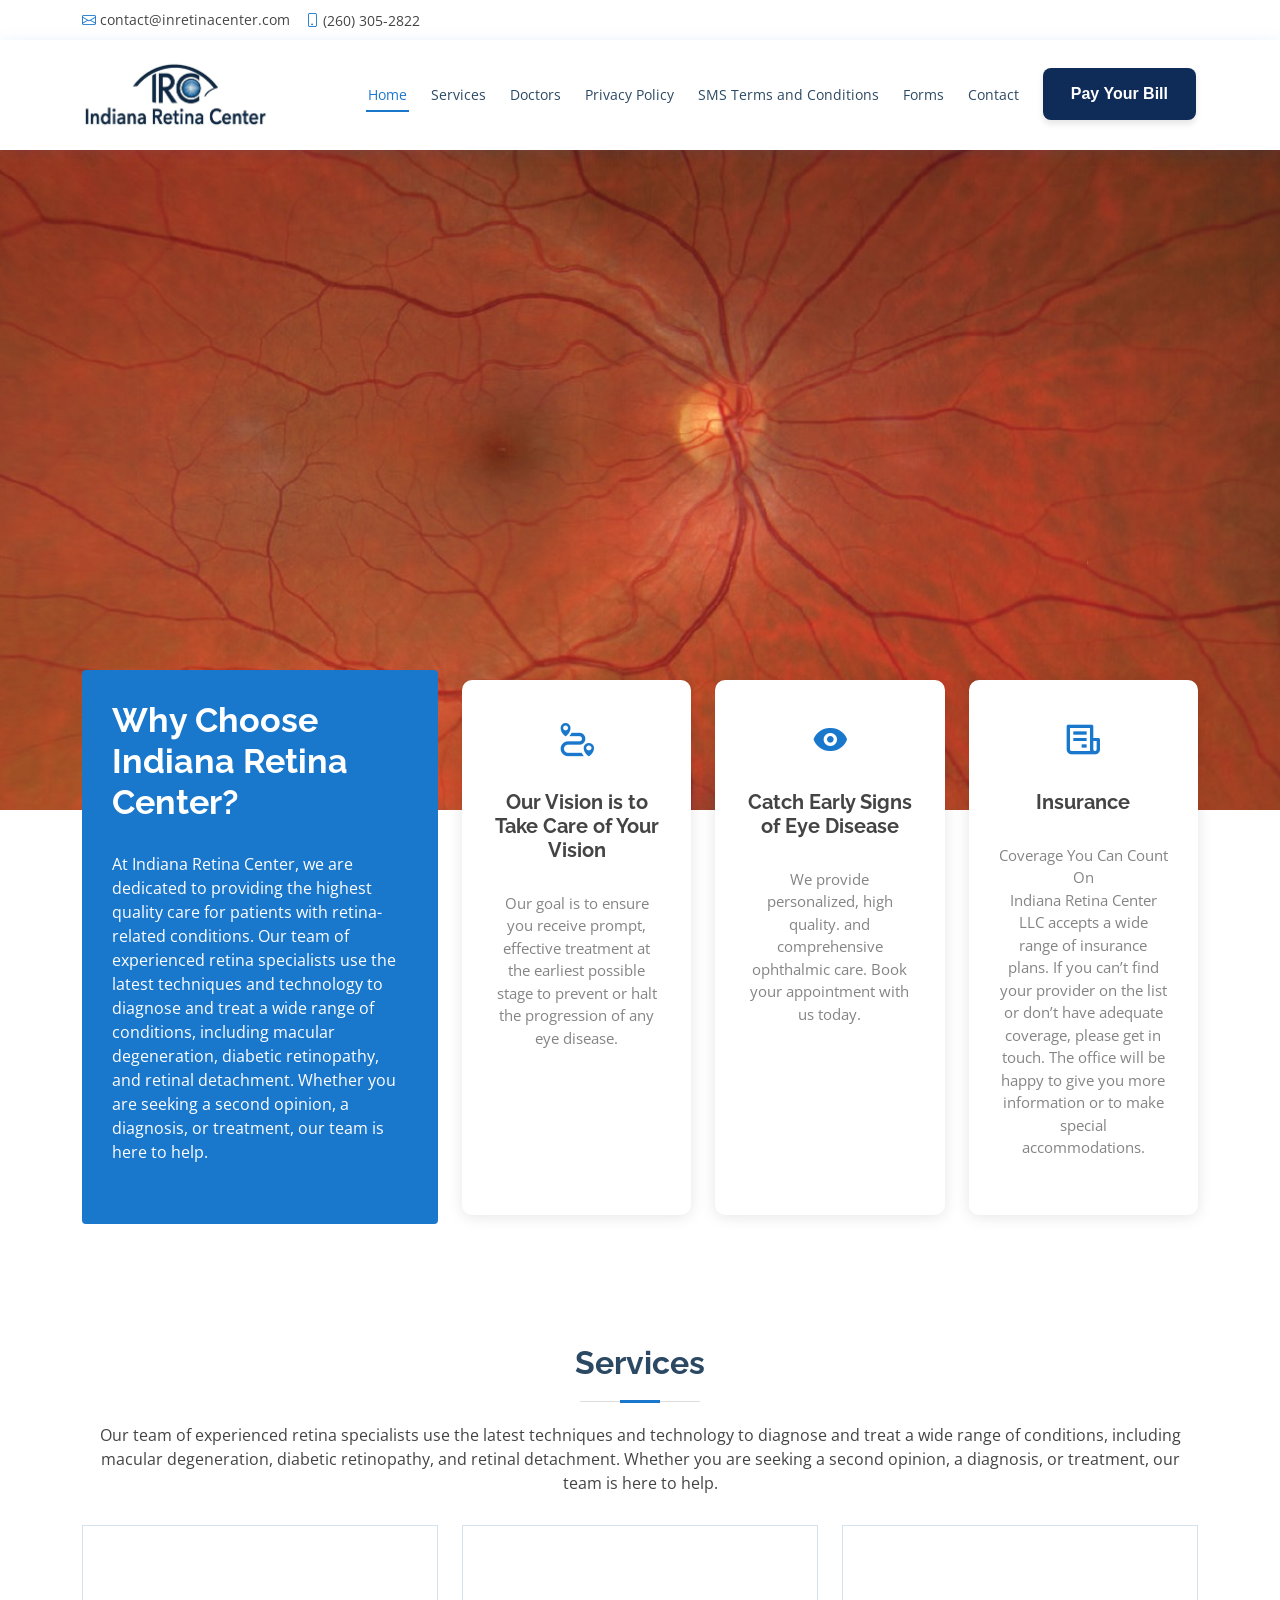
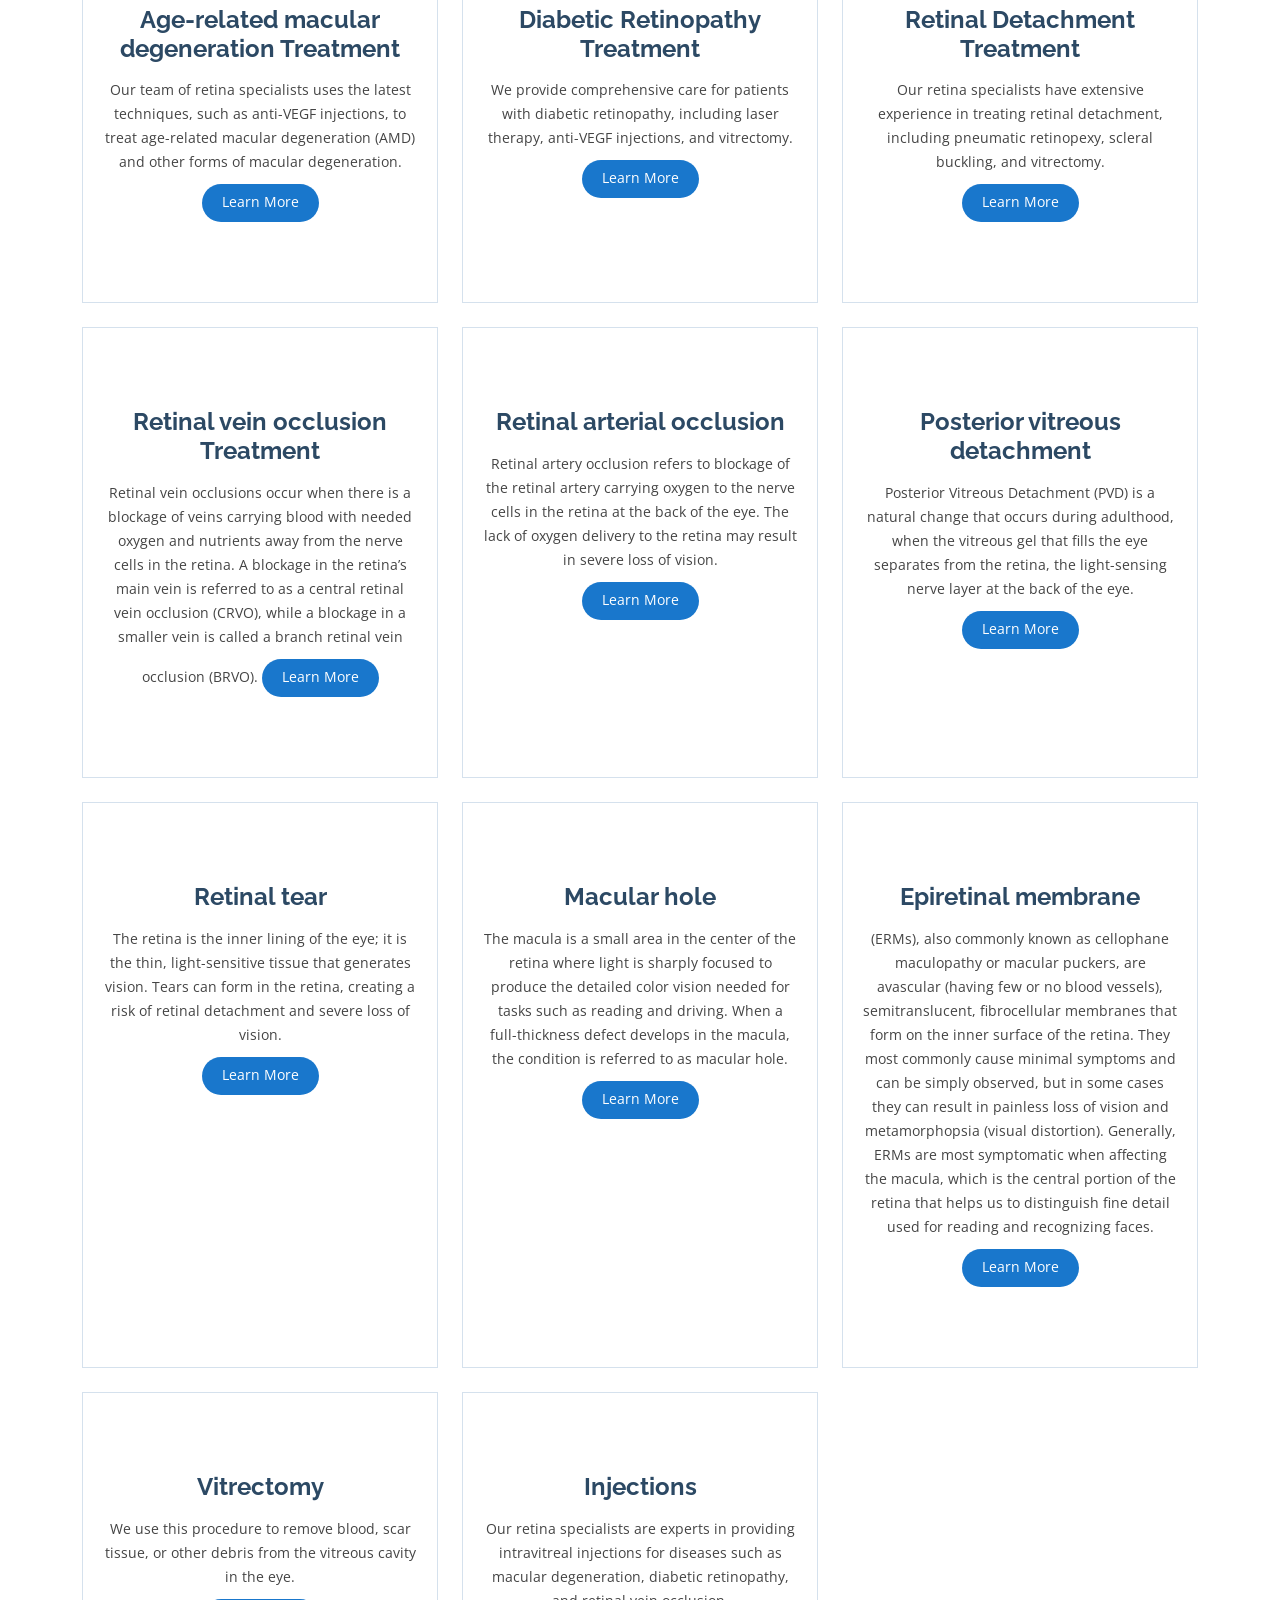
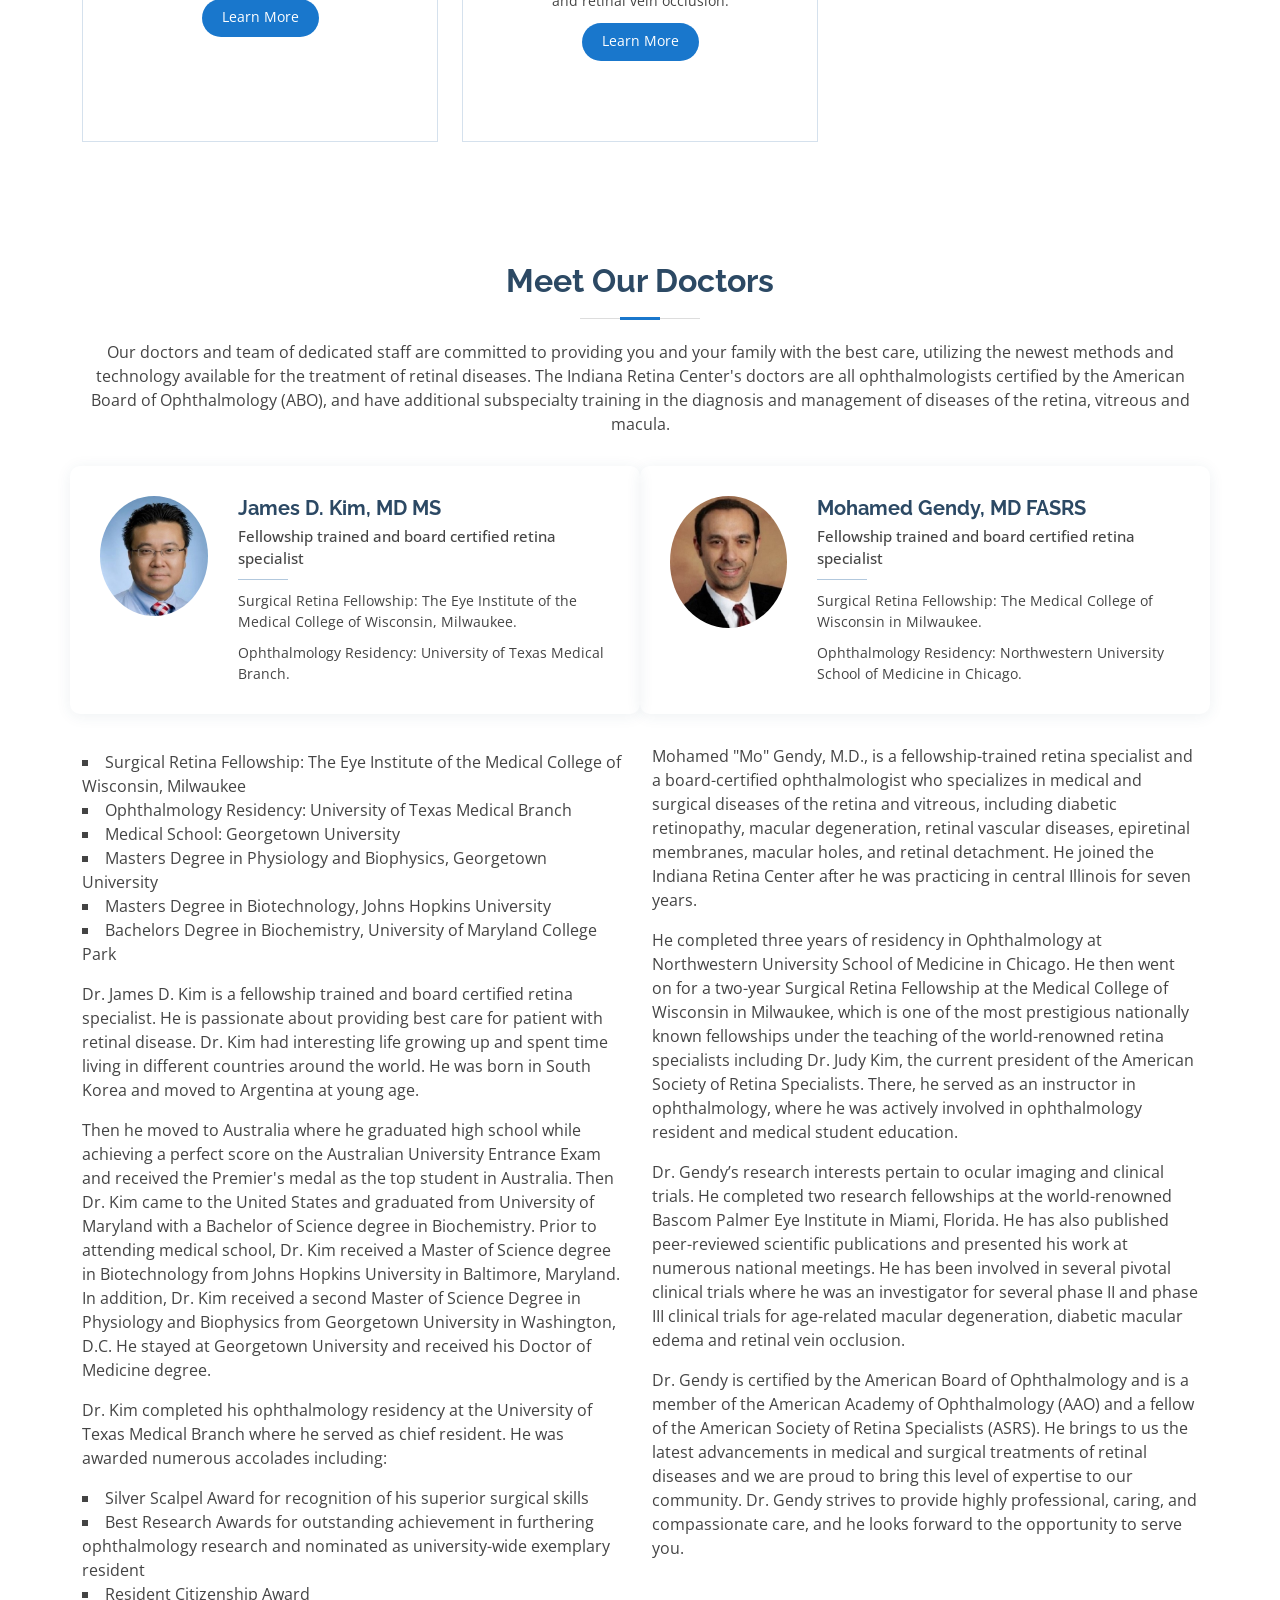
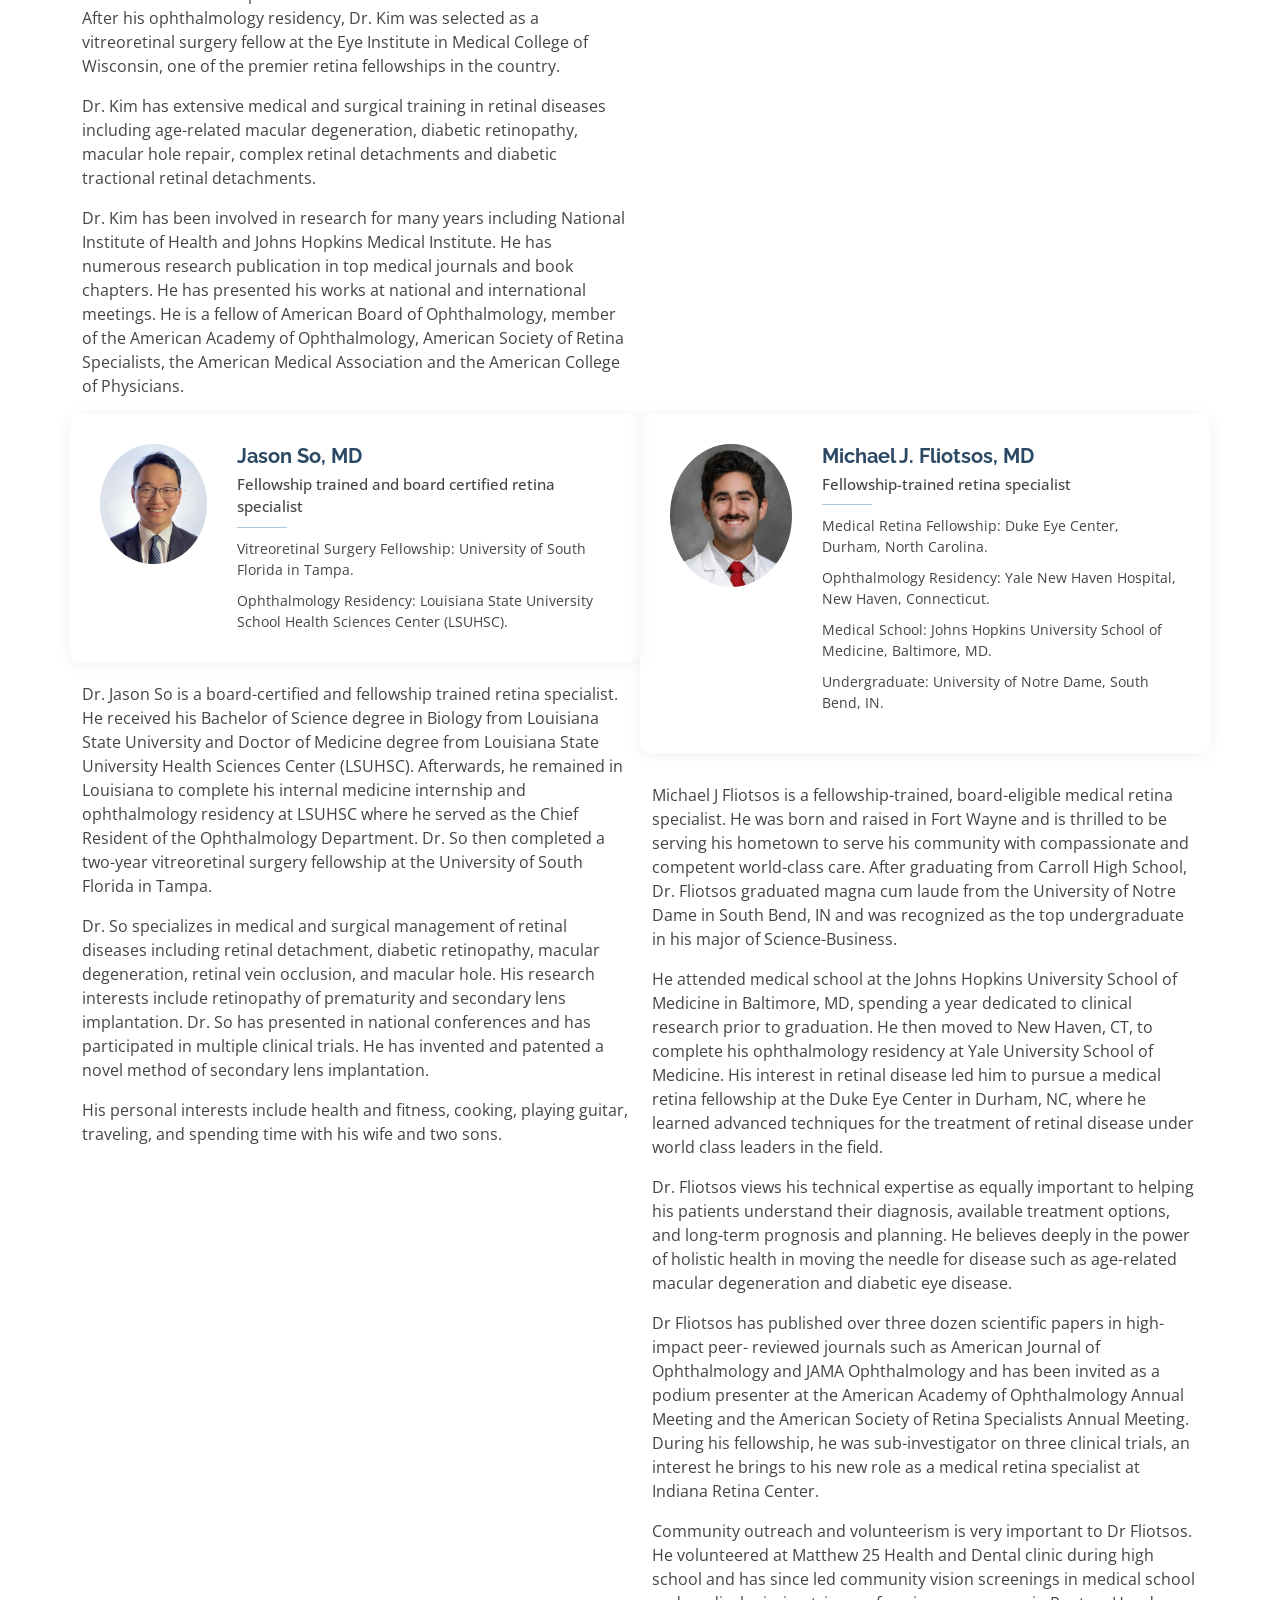
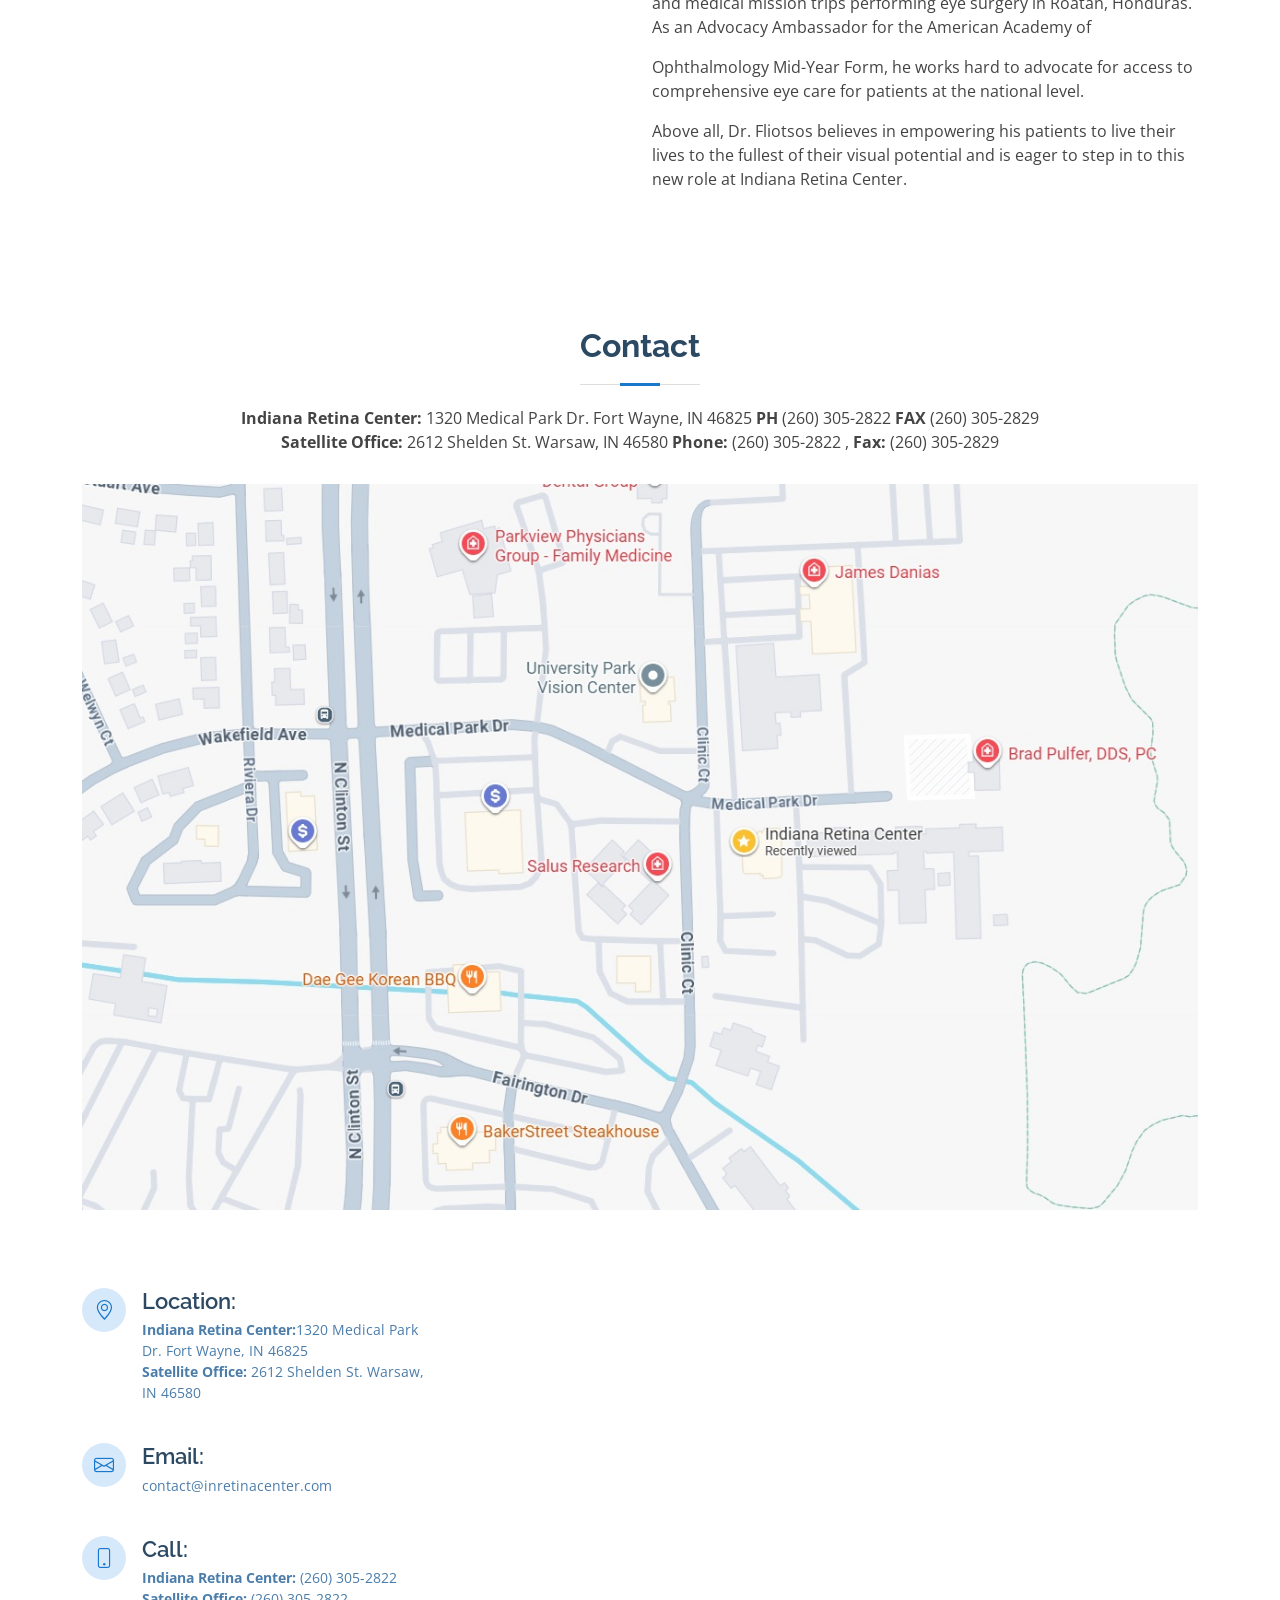
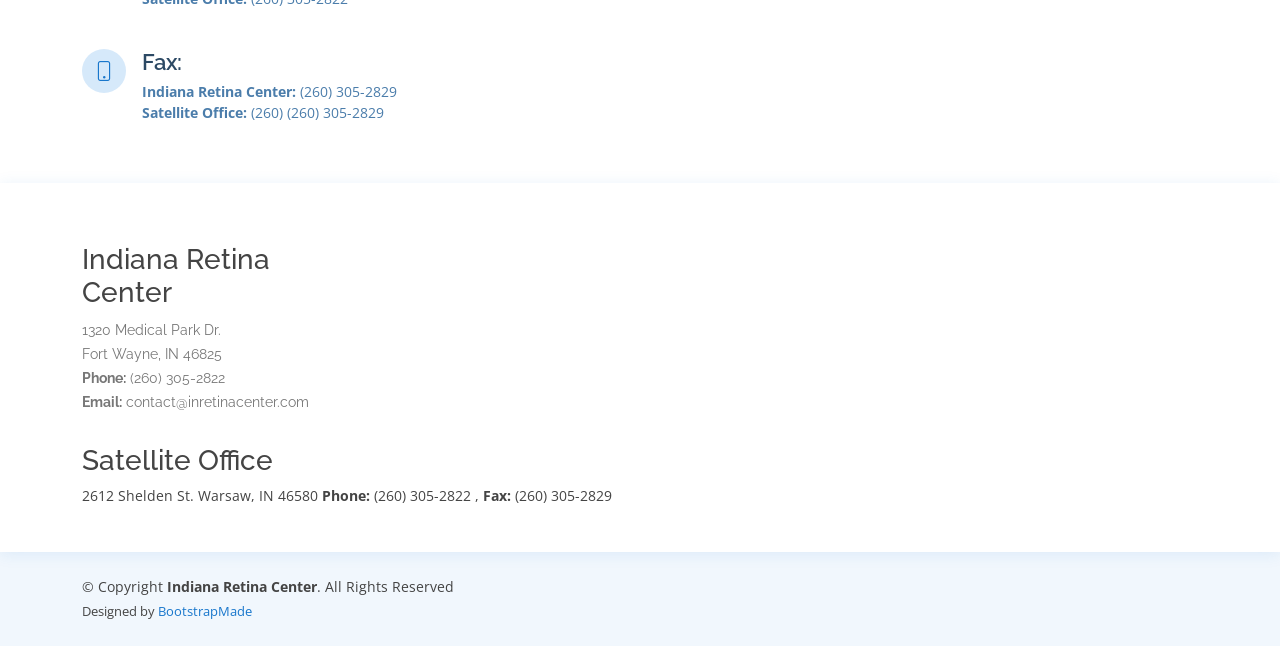
<file: index.html>
<!DOCTYPE html>
<html lang="en">

<head>
  <meta charset="utf-8">
  <meta content="width=device-width, initial-scale=1.0" name="viewport">

  <title>Indiana Retina Center</title>
  <meta content="" name="description">
  <meta content="" name="keywords">

  <!-- Favicons -->
  <link href="assets/img/favicon.png" rel="icon">
  <link href="assets/img/apple-touch-icon.png" rel="apple-touch-icon">

  <!-- Google Fonts -->
  <link href="https://fonts.googleapis.com/css?family=Open+Sans:300,300i,400,400i,600,600i,700,700i|Raleway:300,300i,400,400i,500,500i,600,600i,700,700i|Poppins:300,300i,400,400i,500,500i,600,600i,700,700i" rel="stylesheet">

  <!-- Vendor CSS Files -->
  <link href="assets/vendor/fontawesome-free/css/all.min.css" rel="stylesheet">
  <link href="assets/vendor/animate.css/animate.min.css" rel="stylesheet">
  <link href="assets/vendor/bootstrap/css/bootstrap.min.css" rel="stylesheet">
  <link href="assets/vendor/bootstrap-icons/bootstrap-icons.css" rel="stylesheet">
  <link href="assets/vendor/boxicons/css/boxicons.min.css" rel="stylesheet">
  <link href="assets/vendor/glightbox/css/glightbox.min.css" rel="stylesheet">
  <link href="assets/vendor/remixicon/remixicon.css" rel="stylesheet">
  <link href="assets/vendor/swiper/swiper-bundle.min.css" rel="stylesheet">

  <!-- Template Main CSS File -->
  <link href="assets/css/style.css" rel="stylesheet">

  <!-- =======================================================
  * Template Name: medical- v4.10.0
  * Template URL: https://bootstrapmade.com/Indiana Retina Center-free-medical-bootstrap-theme/
  * Author: BootstrapMade.com
  * License: https://bootstrapmade.com/license/
  ======================================================== -->
</head>

<body>

  <!-- ======= Top Bar ======= -->
  <div id="topbar" class="d-flex align-items-center fixed-top">
    <div class="container d-flex justify-content-between">
      <div class="contact-info d-flex align-items-center">
        <i class="bi bi-envelope"></i> <a href="mailto:contact@inretinacenter.com">contact@inretinacenter.com</a>
        <i class="bi bi-phone"></i> (260) 305-2822 
      </div>

    </div>
  </div>

  <!-- ======= Header ======= -->
  <header id="header" class="fixed-top">
    <div class="container d-flex align-items-center">

      <h1 class="logo me-auto"><a href="index.html"><img src="./assets/img/logo.jpg" ></a></h1>
      <!-- Uncomment below if you prefer to use an image logo -->
      <!-- <a href="index.html" class="logo me-auto"><img src="assets/img/logo.png" alt="" class="img-fluid"></a>-->

      <nav id="navbar" class="navbar order-last order-lg-0">
        <ul>
          <li><a class="nav-link scrollto active" href="#hero">Home</a></li>
          <li><a class="nav-link scrollto" href="#services">Services</a></li>
          <li><a class="nav-link scrollto" href="#doctors">Doctors</a></li>
          <li><a class="nav-link scrollto" href="/privacy.html">Privacy Policy</a></li>
          <li><a class="nav-link scrollto" href="/sms.html">SMS Terms and Conditions</a></li>
          <li><a class="nav-link scrollto" href="/forms.html">Forms</a></li>
          <li><a class="nav-link scrollto" href="#contact">Contact</a></li>
          <li><a class="nav-link scrollto" href="/payment.html">    
            <button class="payment-btn" onclick="this.classList.toggle('is-loading')">
              <span class="spinner"></span>
              <span class="text">Pay Your Bill</span>
            </button>
          </a> 
          </li>
          
        </ul>
        <i class="bi bi-list mobile-nav-toggle"></i>


       


      </nav><!-- .navbar -->

      <a style="display:none" href="#contact" class="appointment-btn scrollto">
        <span class="d-none d-md-inline">Make an</span> Appointment</a>

    </div>
  </header><!-- End Header -->

  <!-- ======= Hero Section ======= -->
  <section id="hero" class="d-flex align-items-center">
    <div class="container">

    <div style="display:none">
      <h1>Indiana  Retina<span style="color:white;ext-shadow: 1px 1px 2px pink; "> Center</span></h1>
      <h2 style="width:50%">We use the most up-to-date diagnostic, medical, surgical,
        and non-surgical methods to provide personalized treatment
        for your eye care needs.</h2>
      <a href="#contact" class="btn-get-started scrollto">Get Started</a>
    </div>
    </div>
  </section><!-- End Hero -->

  <main id="main">

    <!-- ======= Why Us Section ======= -->
    <section id="why-us" class="why-us">
      <div class="container">

        <div class="row">
          <div class="col-lg-4 d-flex align-items-stretch">
            <div class="content">
              <h3>Why Choose Indiana Retina Center?</h3>
              <p>
                At Indiana Retina Center, we are dedicated to providing the highest quality care for patients with retina-related conditions. Our team of experienced retina specialists use the latest techniques and technology to diagnose and treat a wide range of conditions, including macular degeneration, diabetic retinopathy, and retinal detachment. Whether you are seeking a second opinion, a diagnosis, or treatment, our team is here to help.
              </p>
              <div class="text-center"  style="display:none" >
                <a href="#" class="more-btn">Learn More <i class="bx bx-chevron-right"></i></a>
              </div>
            </div>
          </div>
          <div class="col-lg-8 d-flex align-items-stretch">
            <div class="icon-boxes d-flex flex-column justify-content-center">
              <div class="row">
                <div class="col-xl-4 d-flex align-items-stretch">
                  <div class="icon-box mt-4 mt-xl-0">
                    <i class="bx bx-trip"></i>
                    <h4>Our Vision is to Take Care of Your Vision</h4>
                    <p>Our goal is to ensure you receive prompt, effective treatment at the earliest possible stage to prevent or halt the progression of any eye disease.</p>
                  </div>
                </div>
                
                

                <div class="col-xl-4 d-flex align-items-stretch">
                  <div class="icon-box mt-4 mt-xl-0">
                    <i class="bx bxs-show"></i>
                    <h4>Catch Early Signs of Eye Disease  
                    </h4>
                    <p>We provide personalized, high quality. 
                      and comprehensive ophthalmic care. 
                      Book your appointment with us today.</p>
                  </div>
                </div>

                
                <div class="col-xl-4 d-flex align-items-stretch">
                  <div class="icon-box mt-4 mt-xl-0">
                    <i class="bx bx-receipt"></i>
                    <h4>Insurance</h4>
                    <p>
                      Coverage You Can Count On
                      <br>
                      Indiana Retina Center LLC accepts a wide range of insurance plans. If you can’t find your provider on the list or don’t have adequate coverage, please get in touch. The office will be happy to give you more information or to make special accommodations.</p>
                  </div>
                </div>
              </div>
            </div><!-- End .content-->
          </div>
        </div>

      </div>
    </section><!-- End Why Us Section -->

    <!-- ======= About Section ======= -->
    <section id="about" class="about"  style="display:none">
      <div class="container-fluid">

        <div class="row">
          <div class="col-xl-5 col-lg-6 video-box d-flex justify-content-center align-items-stretch position-relative">
            <a href="https://www.youtube.com/watch?v=jDDaplaOz7Q" class="glightbox play-btn mb-4"></a>
          </div>

          <div class="col-xl-7 col-lg-6 icon-boxes d-flex flex-column align-items-stretch justify-content-center py-5 px-lg-5">
            <h3>Enim quis est voluptatibus aliquid consequatur fugiat</h3>
            <p>Esse voluptas cumque vel exercitationem. Reiciendis est hic accusamus. Non ipsam et sed minima temporibus laudantium. Soluta voluptate sed facere corporis dolores excepturi. Libero laboriosam sint et id nulla tenetur. Suscipit aut voluptate.</p>

            <div class="icon-box">
              <div class="icon"><i class="bx bx-fingerprint"></i></div>
              <h4 class="title"><a href="">Lorem Ipsum</a></h4>
              <p class="description">Voluptatum deleniti atque corrupti quos dolores et quas molestias excepturi sint occaecati cupiditate non provident</p>
            </div>

            <div class="icon-box">
              <div class="icon"><i class="bx bx-gift"></i></div>
              <h4 class="title"><a href="">Nemo Enim</a></h4>
              <p class="description">At vero eos et accusamus et iusto odio dignissimos ducimus qui blanditiis praesentium voluptatum deleniti atque</p>
            </div>

            <div class="icon-box">
              <div class="icon"><i class="bx bx-atom"></i></div>
              <h4 class="title"><a href="">Dine Pad</a></h4>
              <p class="description">Explicabo est voluptatum asperiores consequatur magnam. Et veritatis odit. Sunt aut deserunt minus aut eligendi omnis</p>
            </div>

          </div>
        </div>

      </div>
    </section><!-- End About Section -->

    <!-- ======= Counts Section ======= -->
    <section id="counts" class="counts"   style="display:none">
      <div class="container">

        <div class="row">

          <div class="col-lg-3 col-md-6">
            <div class="count-box">
              <i class="fas fa-user-md"></i>
              <span data-purecounter-start="0" data-purecounter-end="85" data-purecounter-duration="1" class="purecounter"></span>
              <p>Doctors</p>
            </div>
          </div>

          <div class="col-lg-3 col-md-6 mt-5 mt-md-0">
            <div class="count-box">
              <i class="far fa-hospital"></i>
              <span data-purecounter-start="0" data-purecounter-end="18" data-purecounter-duration="1" class="purecounter"></span>
              <p>Departments</p>
            </div>
          </div>

          <div class="col-lg-3 col-md-6 mt-5 mt-lg-0">
            <div class="count-box">
              <i class="fas fa-flask"></i>
              <span data-purecounter-start="0" data-purecounter-end="12" data-purecounter-duration="1" class="purecounter"></span>
              <p>Research Labs</p>
            </div>
          </div>

          <div class="col-lg-3 col-md-6 mt-5 mt-lg-0">
            <div class="count-box">
              <i class="fas fa-award"></i>
              <span data-purecounter-start="0" data-purecounter-end="150" data-purecounter-duration="1" class="purecounter"></span>
              <p>Awards</p>
            </div>
          </div>

        </div>

      </div>
    </section><!-- End Counts Section -->

    <!-- ======= Services Section ======= -->
    <section id="services" class="services">
      <div class="container">

        <div class="section-title">
          <h2>Services</h2>
          <p>Our team of experienced retina specialists use the latest techniques and technology to diagnose and treat a wide range of conditions, including macular degeneration, diabetic retinopathy, and retinal detachment. Whether you are seeking a second opinion, a diagnosis, or treatment, our team is here to help.</p>
        </div>

        <div class="row">
          <div class="col-lg-4 col-md-6 d-flex align-items-stretch">
            <div class="icon-box">
              <div class="icon"  style="display:none;"><i class="fas fa-notes-medical"></i></div>
              <h4><a href="">Age-related macular degeneration Treatment</a></h4>
              <p> Our team of retina specialists uses the latest techniques, such as anti-VEGF injections, 
                to treat age-related macular degeneration (AMD) and other forms of macular degeneration.
                <a  target="_blank"  href="https://www.asrs.org/patients/retinal-diseases/2/age-related-macular-degeneration" 
                 class="more-btn">Learn More</a>
            </div>
          </div>

          <div class="col-lg-4 col-md-6 d-flex align-items-stretch mt-4 mt-md-0">
            <div class="icon-box">
              <div class="icon"  style="display:none;"><i class="fas fa-notes-medical"></i></div>
              <h4><a href="">Diabetic Retinopathy Treatment</a></h4>
              <p>We provide comprehensive care for patients with diabetic retinopathy, including laser therapy, anti-VEGF injections, and vitrectomy.
                <br><a  target="_blank"  href="https://www.asrs.org/patients/retinal-diseases/3/diabetic-retinopathy"
                class="more-btn">Learn More</a>
              </p>
            </div>
          </div>

          <div class="col-lg-4 col-md-6 d-flex align-items-stretch mt-4 mt-lg-0">
            <div class="icon-box">
              <div class="icon"  style="display:none;"><i class="fas fa-notes-medical"></i></div>
              <h4><a href="">Retinal Detachment Treatment</a></h4>
              <p>Our retina specialists have extensive experience in treating retinal detachment, including pneumatic retinopexy, scleral buckling, and vitrectomy.
                <br><a  target="_blank"  href="https://www.asrs.org/patients/retinal-diseases/6/retinal-detachment"
                class="more-btn">Learn More</a>
              </p>
            </div>
          </div>

          <div class="col-lg-4 col-md-6 d-flex align-items-stretch mt-4">
            <div class="icon-box">
              <div class="icon"  style="display:none;"><i class="fas fa-notes-medical"></i></div>
              <h4><a href="">Retinal vein occlusion Treatment</a></h4>
              <p>Retinal vein occlusions occur when there is a blockage of veins carrying  blood with needed oxygen and nutrients away from the nerve cells in the retina. A blockage in the retina’s main vein is referred to as a central retinal vein occlusion (CRVO), while a blockage in a smaller vein is called a branch retinal vein occlusion (BRVO).
                <a target="_blank" href="https://www.asrs.org/patients/retinal-diseases/24/branch-retinal-vein-occlusion"
                class="more-btn">Learn More</a>

              </p>
            </div>
          </div>

          <div class="col-lg-4 col-md-6 d-flex align-items-stretch mt-4">
            <div class="icon-box">
              <div class="icon"  style="display:none;"><i class="fas fa-notes-medical"></i></div>
              <h4><a href="">Retinal arterial occlusion</a></h4>
              <p>Retinal artery occlusion refers to blockage of the retinal artery carrying oxygen to the nerve cells in the retina at the back of the eye. 
                The lack of oxygen delivery to the retina may result in severe loss of vision.
                <br><a target="_blank"  href="https://www.asrs.org/patients/retinal-diseases/32/retinal-artery-occlusion"
                class="more-btn">Learn More</a>
                
              </p>
            </div>
          </div>

          <div class="col-lg-4 col-md-6 d-flex align-items-stretch mt-4">
            <div class="icon-box">
              <div class="icon"  style="display:none;"><i class="fas fa-notes-medical"></i></div>
              <h4><a href=""> Posterior vitreous detachment</a></h4>
              <p>Posterior Vitreous Detachment (PVD) is a natural change that occurs during adulthood, when the vitreous gel that fills the eye separates from the retina, 
                the light-sensing nerve layer at the back of the eye.
                <br><a target="_blank"  href="https://www.asrs.org/patients/retinal-diseases/9/posterior-vitreous-detachment"
                class="more-btn">Learn More</a>
                
              </p>
            </div>
          </div>
          <div class="col-lg-4 col-md-6 d-flex align-items-stretch mt-4">
            <div class="icon-box">
              <div class="icon"  style="display:none;"><i class="fas fa-notes-medical"></i></div>
              <h4><a href="">Retinal tear</a></h4>
              <p>  The retina is the inner lining of the eye; it is the thin, light-sensitive tissue that generates vision. 
                Tears can form in the retina, creating a risk of retinal detachment and severe loss of vision.
                <br><a target="_blank"  href="https://www.asrs.org/patients/retinal-diseases/26/retinal-tears"
                class="more-btn">Learn More</a>
              </p>
            </div>
          </div>

          <div class="col-lg-4 col-md-6 d-flex align-items-stretch mt-4">
            <div class="icon-box">
              <div class="icon" style="display:none;"><i class="fas fa-notes-medical" ></i></div>
              <h4><a href="">Macular hole</a></h4>
              <p> The macula is a small area in the center of the retina where light is sharply focused to produce the detailed color vision needed for tasks such as reading and driving.
                 When a full-thickness defect develops in the macula, the condition is referred to as macular hole.
                <br><a target="_blank"  href="https://www.asrs.org/patients/retinal-diseases/4/macular-hole" 
                class="more-btn">Learn More</a>
              </p>
            </div>
          </div>
          <div class="col-lg-4 col-md-6 d-flex align-items-stretch mt-4">
            <div class="icon-box">
              <div class="icon"  style="display:none;"><i class="fas fa-notes-medical"></i></div>
              <h4><a href="">Epiretinal membrane</a></h4>
              <p>   (ERMs), also commonly known as cellophane maculopathy or macular puckers, are avascular (having few or no blood vessels), semitranslucent, fibrocellular membranes that form on the inner surface of the retina. They most commonly cause minimal symptoms and can be simply observed, but in some cases they can result in painless loss of vision and metamorphopsia (visual distortion). Generally, ERMs are most symptomatic when affecting the macula, 
                which is the central portion of the retina that helps us to distinguish fine detail used for reading and recognizing faces.
                <br><a target="_blank"  href="https://www.asrs.org/patients/retinal-diseases/19/epiretinal-membranes" 
                class="more-btn">Learn More</a>
              </p>
            </div>
          </div>
 

          <div class="col-lg-4 col-md-6 d-flex align-items-stretch mt-4">
            <div class="icon-box">
              <div class="icon"  style="display:none;"><i class="fas fa-notes-medical"></i></div>
              <h4><a href="">Vitrectomy</a></h4>
              <p>We use this procedure to remove blood, scar tissue, or other debris from the vitreous cavity in the eye.
                <br><a target="_blank" href="https://www.asrs.org/patients/retinal-diseases/25/vitrectomy"
                class="more-btn">Learn More</a>
              </p>
            </div>
          </div>

          <div class="col-lg-4 col-md-6 d-flex align-items-stretch mt-4">
            <div class="icon-box">
              <div class="icon"  style="display:none;"><i class="fas fa-notes-medical"></i></div>
              <h4><a href="">Injections</a></h4>
              <p>Our retina specialists are experts in providing intravitreal injections for diseases such as macular degeneration, diabetic retinopathy, and retinal vein occlusion.
                <br><a target="_blank"  href="https://www.asrs.org/patients/retinal-diseases/33/intravitreal-injections" 
                class="more-btn">Learn More</a>
                
              </p>
            </div>
          </div>



        </div>

      </div>
    </section><!-- End Services Section -->

    <!-- ======= Appointment Section ======= -->
    <section id="appointment" class="appointment section-bg" style="display:none">
      <div class="container">

        <div class="section-title">
          <h2>Make an Appointment</h2>
          <p>Magnam dolores commodi suscipit. Necessitatibus eius consequatur ex aliquid fuga eum quidem. Sit sint consectetur velit. Quisquam quos quisquam cupiditate. Et nemo qui impedit suscipit alias ea. Quia fugiat sit in iste officiis commodi quidem hic quas.</p>
        </div>

        <form action="forms/appointment.php" method="post" role="form" class="php-email-form">
          <div class="row">
            <div class="col-md-4 form-group">
              <input type="text" name="name" class="form-control" id="name" placeholder="Your Name" data-rule="minlen:4" data-msg="Please enter at least 4 chars">
              <div class="validate"></div>
            </div>
            <div class="col-md-4 form-group mt-3 mt-md-0">
              <input type="email" class="form-control" name="email" id="email" placeholder="Your Email" data-rule="email" data-msg="Please enter a valid email">
              <div class="validate"></div>
            </div>
            <div class="col-md-4 form-group mt-3 mt-md-0">
              <input type="tel" class="form-control" name="phone" id="phone" placeholder="Your Phone" data-rule="minlen:4" data-msg="Please enter at least 4 chars">
              <div class="validate"></div>
            </div>
          </div>
          <div class="row">
            <div class="col-md-4 form-group mt-3">
              <input type="datetime" name="date" class="form-control datepicker" id="date" placeholder="Appointment Date" data-rule="minlen:4" data-msg="Please enter at least 4 chars">
              <div class="validate"></div>
            </div>
            <div class="col-md-4 form-group mt-3">
              <select name="department" id="department" class="form-select">
                <option value="">Select Department</option>
                <option value="Department 1">Department 1</option>
                <option value="Department 2">Department 2</option>
                <option value="Department 3">Department 3</option>
              </select>
              <div class="validate"></div>
            </div>
            <div class="col-md-4 form-group mt-3">
              <select name="doctor" id="doctor" class="form-select">
                <option value="">Select Doctor</option>
                <option value="Doctor 1">Doctor 1</option>
                <option value="Doctor 2">Doctor 2</option>
                <option value="Doctor 3">Doctor 3</option>
              </select>
              <div class="validate"></div>
            </div>
          </div>

          <div class="form-group mt-3">
            <textarea class="form-control" name="message" rows="5" placeholder="Message (Optional)"></textarea>
            <div class="validate"></div>
          </div>
          <div class="mb-3">
            <div class="loading">Loading</div>
            <div class="error-message"></div>
            <div class="sent-message">Your appointment request has been sent successfully. Thank you!</div>
          </div>
          <div class="text-center"><button type="submit">Make an Appointment</button></div>
        </form>

      </div>
    </section><!-- End Appointment Section -->

    <!-- ======= Departments Section ======= -->
    <section id="departments" class="departments"  style="display:none">
      <div class="container">

        <div class="section-title">
          <h2>Departments</h2>
          <p>Magnam dolores commodi suscipit. Necessitatibus eius consequatur ex aliquid fuga eum quidem. Sit sint consectetur velit. Quisquam quos quisquam cupiditate. Et nemo qui impedit suscipit alias ea. Quia fugiat sit in iste officiis commodi quidem hic quas.</p>
        </div>

        <div class="row gy-4">
          <div class="col-lg-3">
            <ul class="nav nav-tabs flex-column">
              <li class="nav-item">
                <a class="nav-link active show" data-bs-toggle="tab" href="#tab-1">Cardiology</a>
              </li>
              <li class="nav-item">
                <a class="nav-link" data-bs-toggle="tab" href="#tab-2">Neurology</a>
              </li>
              <li class="nav-item">
                <a class="nav-link" data-bs-toggle="tab" href="#tab-3">Hepatology</a>
              </li>
              <li class="nav-item">
                <a class="nav-link" data-bs-toggle="tab" href="#tab-4">Pediatrics</a>
              </li>
              <li class="nav-item">
                <a class="nav-link" data-bs-toggle="tab" href="#tab-5">Eye Care</a>
              </li>
            </ul>
          </div>
          <div class="col-lg-9">
            <div class="tab-content">
              <div class="tab-pane active show" id="tab-1">
                <div class="row gy-4">
                  <div class="col-lg-8 details order-2 order-lg-1">
                    <h3>Cardiology</h3>
                    <p class="fst-italic">Qui laudantium consequatur laborum sit qui ad sapiente dila parde sonata raqer a videna mareta paulona marka</p>
                    <p>Et nobis maiores eius. Voluptatibus ut enim blanditiis atque harum sint. Laborum eos ipsum ipsa odit magni. Incidunt hic ut molestiae aut qui. Est repellat minima eveniet eius et quis magni nihil. Consequatur dolorem quaerat quos qui similique accusamus nostrum rem vero</p>
                  </div>
                  <div class="col-lg-4 text-center order-1 order-lg-2">
                    <img src="assets/img/departments-1.jpg" alt="" class="img-fluid">
                  </div>
                </div>
              </div>
              <div class="tab-pane" id="tab-2">
                <div class="row gy-4">
                  <div class="col-lg-8 details order-2 order-lg-1">
                    <h3>Et blanditiis nemo veritatis excepturi</h3>
                    <p class="fst-italic">Qui laudantium consequatur laborum sit qui ad sapiente dila parde sonata raqer a videna mareta paulona marka</p>
                    <p>Ea ipsum voluptatem consequatur quis est. Illum error ullam omnis quia et reiciendis sunt sunt est. Non aliquid repellendus itaque accusamus eius et velit ipsa voluptates. Optio nesciunt eaque beatae accusamus lerode pakto madirna desera vafle de nideran pal</p>
                  </div>
                  <div class="col-lg-4 text-center order-1 order-lg-2">
                    <img src="assets/img/departments-2.jpg" alt="" class="img-fluid">
                  </div>
                </div>
              </div>
              <div class="tab-pane" id="tab-3">
                <div class="row gy-4">
                  <div class="col-lg-8 details order-2 order-lg-1">
                    <h3>Impedit facilis occaecati odio neque aperiam sit</h3>
                    <p class="fst-italic">Eos voluptatibus quo. Odio similique illum id quidem non enim fuga. Qui natus non sunt dicta dolor et. In asperiores velit quaerat perferendis aut</p>
                    <p>Iure officiis odit rerum. Harum sequi eum illum corrupti culpa veritatis quisquam. Neque necessitatibus illo rerum eum ut. Commodi ipsam minima molestiae sed laboriosam a iste odio. Earum odit nesciunt fugiat sit ullam. Soluta et harum voluptatem optio quae</p>
                  </div>
                  <div class="col-lg-4 text-center order-1 order-lg-2">
                    <img src="assets/img/departments-3.jpg" alt="" class="img-fluid">
                  </div>
                </div>
              </div>
              <div class="tab-pane" id="tab-4">
                <div class="row gy-4">
                  <div class="col-lg-8 details order-2 order-lg-1">
                    <h3>Fuga dolores inventore laboriosam ut est accusamus laboriosam dolore</h3>
                    <p class="fst-italic">Totam aperiam accusamus. Repellat consequuntur iure voluptas iure porro quis delectus</p>
                    <p>Eaque consequuntur consequuntur libero expedita in voluptas. Nostrum ipsam necessitatibus aliquam fugiat debitis quis velit. Eum ex maxime error in consequatur corporis atque. Eligendi asperiores sed qui veritatis aperiam quia a laborum inventore</p>
                  </div>
                  <div class="col-lg-4 text-center order-1 order-lg-2">
                    <img src="assets/img/departments-4.jpg" alt="" class="img-fluid">
                  </div>
                </div>
              </div>
              <div class="tab-pane" id="tab-5">
                <div class="row gy-4">
                  <div class="col-lg-8 details order-2 order-lg-1">
                    <h3>Est eveniet ipsam sindera pad rone matrelat sando reda</h3>
                    <p class="fst-italic">Omnis blanditiis saepe eos autem qui sunt debitis porro quia.</p>
                    <p>Exercitationem nostrum omnis. Ut reiciendis repudiandae minus. Omnis recusandae ut non quam ut quod eius qui. Ipsum quia odit vero atque qui quibusdam amet. Occaecati sed est sint aut vitae molestiae voluptate vel</p>
                  </div>
                  <div class="col-lg-4 text-center order-1 order-lg-2">
                    <img src="assets/img/departments-5.jpg" alt="" class="img-fluid">
                  </div>
                </div>
              </div>
            </div>
          </div>
        </div>

      </div>
    </section><!-- End Departments Section -->

    <!-- ======= Doctors Section ======= -->
    <section id="doctors" class="doctors">
      <div class="container">

        <div class="section-title">
          <h2>Meet Our Doctors</h2>
          <p>
            Our doctors and team of dedicated staff are committed to providing you and your family with the best care, utilizing the newest methods and technology available for the treatment of retinal diseases.
            
            The Indiana Retina Center's doctors are all ophthalmologists certified by the American Board of Ophthalmology (ABO), and have additional subspecialty training in the diagnosis and management of diseases of the retina, vitreous and macula.</p>
        </div>

        <div class="row">

          <div class="col-lg-6">
            <div class="row">
              <div class="member d-flex align-items-start"   style="margin-bottom:20px;">
                <div class="pic"  >
                  <img src="assets/img/doctors/james_kim.jpg"     class="img-fluid" alt="">
                </div>
                <div class="member-info" >
                  <h4>James D. Kim, MD MS</h4>
                  <span>Fellowship trained and board certified retina specialist</span>
                  <p>Surgical Retina Fellowship: The Eye Institute of the Medical College of Wisconsin, Milwaukee.</p>
                  
                  <p> Ophthalmology Residency: University of Texas Medical Branch.</p>
                 
                </div>
              </div>
            </div>
            <div class="row">
              <div class="member-info align-items-start">
                <p>
                  <ul  class="press"> 
                <li>Surgical Retina Fellowship: The Eye Institute of the Medical College of Wisconsin, Milwaukee</li>

                <li>Ophthalmology Residency: University of Texas Medical Branch</li>
                
                <li>Medical School: Georgetown University</li>
                
                <li>Masters Degree in Physiology and Biophysics, Georgetown University</li>
                
                <li>Masters Degree in Biotechnology, Johns Hopkins University</li>
                
                <li>Bachelors Degree in Biochemistry, University of Maryland College Park</li>
                </ul>
              </p>
                <p>Dr. James D. Kim is a fellowship trained and board certified retina specialist. He is passionate about providing best care for patient with retinal disease. Dr. Kim had interesting life growing up and spent time living in different countries around the world. He was born in South Korea and moved to Argentina at young age. </ </p>
                <p>
                  Then he moved to Australia where he graduated high school while achieving a perfect score on the Australian University Entrance Exam and received the Premier's medal as the top student in Australia. Then Dr. Kim came to the United States and graduated from University of Maryland with a Bachelor of Science degree in Biochemistry. Prior to attending medical school, Dr. Kim received a Master of Science degree in Biotechnology from Johns Hopkins University in Baltimore, Maryland. In addition, Dr. Kim received a second Master of Science Degree in Physiology and Biophysics from Georgetown University in Washington, D.C. He stayed at Georgetown University and received his Doctor of Medicine degree.</p>
                
                <p>Dr. Kim completed his ophthalmology residency at the University of Texas Medical Branch where he served as chief resident. He was
                awarded numerous accolades including:</p>
                <ul  class="press">
                <li>Silver Scalpel Award for recognition of his superior surgical skills</li>
                <li>Best Research Awards for outstanding achievement in furthering
                ophthalmology research and nominated as university-wide exemplary resident</li>
                
                <li>Resident Citizenship Award</li>
              </ul>
                <p>After his ophthalmology residency, Dr. Kim was selected as a vitreoretinal surgery fellow at the Eye Institute in Medical College of Wisconsin, one of the premier retina fellowships in the country.</p>
                <p>
                Dr. Kim has extensive medical and surgical training in retinal diseases including age-related macular degeneration, diabetic retinopathy, macular hole repair, complex retinal detachments and diabetic tractional retinal detachments.</p>
                <p>
                Dr. Kim has been involved in research for many years including National Institute of Health and Johns Hopkins Medical Institute. He has numerous research publication in top medical journals and book chapters. He has presented his works at national and international
                meetings. He is a fellow of American Board of Ophthalmology, member of the American Academy of Ophthalmology, American Society of Retina Specialists, the American Medical Association and the American College of Physicians.</p>


            


                </div>

            </div>
          </div>
          
          

          <div class="col-lg-6 mt-4 mt-lg-0">
            <div class="row">
            <div class="member d-flex align-items-start"   style="margin-bottom:30px;">
              <div class="pic"><img src="assets/img/doctors/mohamed_gendy.jpg"     class="img-fluid" alt=""></div>
              <div class="member-info"   >
                <h4>Mohamed Gendy, MD FASRS</h4>
                <span>Fellowship trained and board certified retina specialist</span>
                <p>Surgical Retina Fellowship: The Medical College of Wisconsin in Milwaukee. </p>
                <p>Ophthalmology Residency: Northwestern University School of Medicine in Chicago.</p>
              </div>
            </div>
            </div>
            <div class="row">
              <div class="member-info align-items-start">
                <p>
                Mohamed "Mo" Gendy, M.D., is a fellowship-trained retina specialist and a
                board-certified ophthalmologist who specializes in medical and surgical
                diseases of the retina and vitreous, including diabetic retinopathy, macular
                degeneration, retinal vascular diseases, epiretinal membranes, macular
                holes, and retinal detachment. He joined the Indiana Retina Center after he
                was practicing in central Illinois for seven years.
              </p>
              <p>
                He completed three years of residency in Ophthalmology at Northwestern University School of Medicine in Chicago. He then went on for a two-year Surgical Retina Fellowship at the Medical College of Wisconsin in Milwaukee, which is one of the most prestigious nationally known fellowships under the teaching of the world-renowned retina specialists including Dr. Judy Kim, the current president of the American Society of Retina Specialists. There, he served as an instructor in ophthalmology, where he was actively involved in ophthalmology resident and medical student education.
              </p>
              <p>
                Dr. Gendy’s research interests pertain to ocular imaging and clinical trials. He
                completed two research fellowships at the world-renowned Bascom Palmer
                Eye Institute in Miami, Florida. He has also published peer-reviewed scientific
                publications and presented his work at numerous national meetings. He has
                been involved in several pivotal clinical trials where he was an investigator for
                several phase II and phase III clinical trials for age-related macular
                degeneration, diabetic macular edema and retinal vein occlusion.
              </p>
              <p>
                Dr. Gendy is certified by the American Board of Ophthalmology and is a
                member of the American Academy of Ophthalmology (AAO) and a fellow of
                the American Society of Retina Specialists (ASRS).
                He brings to us the latest advancements in medical and surgical treatments
                of retinal diseases and we are proud to bring this level of expertise to our
                community. Dr. Gendy strives to provide highly professional, caring, and
                compassionate care, and he looks forward to the opportunity to serve you.
                
              </p>


</div>

            </div>
          </div>

        </div>

        
        <div class="row">

          <div class="col-lg-6">
            <div class="row">
              <div class="member d-flex align-items-start"   style="margin-bottom:20px;">
                <div class="pic"  >
                  <img src="assets/img/doctors/jason_so.jpg"     class="img-fluid" alt="">
                </div>
                <div class="member-info" >

                  <h4>Jason So, MD</h4>
                  <span>Fellowship trained and board certified retina specialist</span>
                  
                  <p> Vitreoretinal Surgery Fellowship: University of South Florida in Tampa.</p>
                  <p> Ophthalmology Residency: Louisiana State University School Health Sciences Center (LSUHSC).</p>
                 
                </div>
              </div>
            </div>
            <div class="row">
              <div class="member-info align-items-start">
            <p>
                Dr. Jason So is a board-certified and fellowship trained retina specialist. He received his Bachelor of Science degree in Biology from Louisiana State University and Doctor of Medicine degree from Louisiana State University Health Sciences Center (LSUHSC). Afterwards, he remained in Louisiana to complete his internal medicine internship and ophthalmology residency at LSUHSC where he served as the Chief Resident of the Ophthalmology Department. Dr. So then completed a two-year vitreoretinal surgery fellowship at the University of South Florida in Tampa.
              </p>
             <p>   Dr. So specializes in medical and surgical management of retinal diseases including retinal detachment, diabetic retinopathy, macular degeneration, retinal vein occlusion, and macular hole. His research interests include retinopathy of prematurity and secondary lens implantation. Dr. So has presented in national conferences and has participated in multiple clinical trials. He has invented and patented a novel method of secondary lens implantation.
            </p>
              <p> His personal interests include health and fitness, cooking, playing guitar, traveling, and spending time with his wife and two sons.
              </p> 

                </p>
                </div>

            </div>
          </div>
          
<!------   new bio here -->

<div class="col-lg-6">
  <div class="row">
    <div class="member d-flex align-items-start"   style="margin-bottom:30px;">
      <div class="pic"  >
        <img src="assets/img/doctors/MichaelFliotsos.jpg"    class="img-fluid" alt="">

        
      </div>
      <div class="member-info" >

        <h4>

Michael J. Fliotsos, MD


</h4>
        <span>Fellowship-trained retina specialist</span>
        
        <p> Medical Retina Fellowship: Duke Eye Center, Durham, North Carolina.
</p>

<p>

Ophthalmology Residency: Yale New Haven Hospital, New Haven, Connecticut.
</p>
<p>

Medical School: Johns Hopkins University School of Medicine, Baltimore, MD. </p>
<p>
Undergraduate: University of Notre Dame, South Bend, IN.</p>
</p>

       
      </div>
    </div>
  </div>
  <div class="row">
    <div class="member-info align-items-start">
  <p>
      
Michael J Fliotsos is a fellowship-trained, board-eligible medical retina specialist. He
was born and raised in Fort Wayne and is thrilled to be serving his hometown to serve his community with compassionate and competent world-class care.
After graduating from Carroll High School, Dr. Fliotsos graduated magna cum laude from the University of Notre Dame in South Bend, IN and was recognized as the top
undergraduate in his major of Science-Business. 
</p>
<p>
He attended medical school at the Johns Hopkins University School of Medicine in Baltimore, MD, spending a year
dedicated to clinical research prior to graduation. He then moved to New Haven, CT, to
complete his ophthalmology residency at Yale University School of Medicine. His
interest in retinal disease led him to pursue a medical retina fellowship at the Duke Eye
Center in Durham, NC, where he learned advanced techniques for the treatment of
retinal disease under world class leaders in the field.
</p>
<p>Dr. Fliotsos views his technical expertise as equally important to helping his patients
understand their diagnosis, available treatment options, and long-term prognosis and
planning. He believes deeply in the power of holistic health in moving the needle for
disease such as age-related macular degeneration and diabetic eye disease.
</p>
<p>
Dr Fliotsos has published over three dozen scientific papers in high-impact peer-
reviewed journals such as American Journal of Ophthalmology and JAMA Ophthalmology and has been invited as a podium presenter at the American Academy
of Ophthalmology Annual Meeting and the American Society of Retina Specialists
Annual Meeting. During his fellowship, he was sub-investigator on three clinical trials,
an interest he brings to his new role as a medical retina specialist at Indiana Retina
Center.
</p>
<p> 
Community outreach and volunteerism is very important to Dr Fliotsos. He volunteered
at Matthew 25 Health and Dental clinic during high school and has since led community
vision screenings in medical school and medical mission trips performing eye surgery in
Roatan, Honduras. As an Advocacy Ambassador for the American Academy of
</p>
<p>
Ophthalmology Mid-Year Form, he works hard to advocate for access to comprehensive
eye care for patients at the national level.
</p>
<p>
Above all, Dr. Fliotsos believes in empowering his patients to live their lives to the fullest
of their visual potential and is eager to step in to this new role at Indiana Retina Center.
</p>
      </div>

  </div>
</div>


<!----- new bio end>-->

        </div>
      </div>
    </section><!-- End Doctors Section -->

    <!-- ======= Frequently Asked Questions Section ======= -->

    <!-- ======= Testimonials Section ======= -->
    <section id="testimonials" class="testimonials"  style="display:none">
      <div class="container">

        <div class="testimonials-slider swiper" data-aos="fade-up" data-aos-delay="100">
          <div class="swiper-wrapper">

            <div class="swiper-slide">
              <div class="testimonial-wrap">
                <div class="testimonial-item">
                  <img src="assets/img/testimonials/testimonials-1.jpg" class="testimonial-img" alt="">
                  <h3>Saul Goodman</h3>
                  <h4>Ceo &amp; Founder</h4>
                  <p>
                    <i class="bx bxs-quote-alt-left quote-icon-left"></i>
                    Proin iaculis purus consequat sem cure digni ssim donec porttitora entum suscipit rhoncus. Accusantium quam, ultricies eget id, aliquam eget nibh et. Maecen aliquam, risus at semper.
                    <i class="bx bxs-quote-alt-right quote-icon-right"></i>
                  </p>
                </div>
              </div>
            </div><!-- End testimonial item -->

            <div class="swiper-slide">
              <div class="testimonial-wrap">
                <div class="testimonial-item">
                  <img src="assets/img/testimonials/testimonials-2.jpg" class="testimonial-img" alt="">
                  <h3>Sara Wilsson</h3>
                  <h4>Designer</h4>
                  <p>
                    <i class="bx bxs-quote-alt-left quote-icon-left"></i>
                    Export tempor illum tamen malis malis eram quae irure esse labore quem cillum quid cillum eram malis quorum velit fore eram velit sunt aliqua noster fugiat irure amet legam anim culpa.
                    <i class="bx bxs-quote-alt-right quote-icon-right"></i>
                  </p>
                </div>
              </div>
            </div><!-- End testimonial item -->

            <div class="swiper-slide">
              <div class="testimonial-wrap">
                <div class="testimonial-item">
                  <img src="assets/img/testimonials/testimonials-3.jpg" class="testimonial-img" alt="">
                  <h3>Jena Karlis</h3>
                  <h4>Store Owner</h4>
                  <p>
                    <i class="bx bxs-quote-alt-left quote-icon-left"></i>
                    Enim nisi quem export duis labore cillum quae magna enim sint quorum nulla quem veniam duis minim tempor labore quem eram duis noster aute amet eram fore quis sint minim.
                    <i class="bx bxs-quote-alt-right quote-icon-right"></i>
                  </p>
                </div>
              </div>
            </div><!-- End testimonial item -->

            <div class="swiper-slide">
              <div class="testimonial-wrap">
                <div class="testimonial-item">
                  <img src="assets/img/testimonials/testimonials-4.jpg" class="testimonial-img" alt="">
                  <h3>Matt Brandon</h3>
                  <h4>Freelancer</h4>
                  <p>
                    <i class="bx bxs-quote-alt-left quote-icon-left"></i>
                    Fugiat enim eram quae cillum dolore dolor amet nulla culpa multos export minim fugiat minim velit minim dolor enim duis veniam ipsum anim magna sunt elit fore quem dolore labore illum veniam.
                    <i class="bx bxs-quote-alt-right quote-icon-right"></i>
                  </p>
                </div>
              </div>
            </div><!-- End testimonial item -->

            <div class="swiper-slide">
              <div class="testimonial-wrap">
                <div class="testimonial-item">
                  <img src="assets/img/testimonials/testimonials-5.jpg" class="testimonial-img" alt="">
                  <h3>John Larson</h3>
                  <h4>Entrepreneur</h4>
                  <p>
                    <i class="bx bxs-quote-alt-left quote-icon-left"></i>
                    Quis quorum aliqua sint quem legam fore sunt eram irure aliqua veniam tempor noster veniam enim culpa labore duis sunt culpa nulla illum cillum fugiat legam esse veniam culpa fore nisi cillum quid.
                    <i class="bx bxs-quote-alt-right quote-icon-right"></i>
                  </p>
                </div>
              </div>
            </div><!-- End testimonial item -->

          </div>
          <div class="swiper-pagination"></div>
        </div>

      </div>
    </section><!-- End Testimonials Section -->

    <!-- ======= Gallery Section ======= -->
    <section id="gallery" class="gallery"  style="display:none">
      <div class="container">

        <div class="section-title">
          <h2>Gallery</h2>
          <p>Magnam dolores commodi suscipit. Necessitatibus eius consequatur ex aliquid fuga eum quidem. Sit sint consectetur velit. Quisquam quos quisquam cupiditate. Et nemo qui impedit suscipit alias ea. Quia fugiat sit in iste officiis commodi quidem hic quas.</p>
        </div>
      </div>

      <div class="container-fluid">
        <div class="row g-0">

          <div class="col-lg-3 col-md-4">
            <div class="gallery-item">
              <a href="assets/img/gallery/gallery-1.jpg" class="galelry-lightbox">
                <img src="assets/img/gallery/gallery-1.jpg" alt="" class="img-fluid">
              </a>
            </div>
          </div>

          <div class="col-lg-3 col-md-4">
            <div class="gallery-item">
              <a href="assets/img/gallery/gallery-2.jpg" class="galelry-lightbox">
                <img src="assets/img/gallery/gallery-2.jpg" alt="" class="img-fluid">
              </a>
            </div>
          </div>

          <div class="col-lg-3 col-md-4">
            <div class="gallery-item">
              <a href="assets/img/gallery/gallery-3.jpg" class="galelry-lightbox">
                <img src="assets/img/gallery/gallery-3.jpg" alt="" class="img-fluid">
              </a>
            </div>
          </div>

          <div class="col-lg-3 col-md-4">
            <div class="gallery-item">
              <a href="assets/img/gallery/gallery-4.jpg" class="galelry-lightbox">
                <img src="assets/img/gallery/gallery-4.jpg" alt="" class="img-fluid">
              </a>
            </div>
          </div>

          <div class="col-lg-3 col-md-4">
            <div class="gallery-item">
              <a href="assets/img/gallery/gallery-5.jpg" class="galelry-lightbox">
                <img src="assets/img/gallery/gallery-5.jpg" alt="" class="img-fluid">
              </a>
            </div>
          </div>

          <div class="col-lg-3 col-md-4">
            <div class="gallery-item">
              <a href="assets/img/gallery/gallery-6.jpg" class="galelry-lightbox">
                <img src="assets/img/gallery/gallery-6.jpg" alt="" class="img-fluid">
              </a>
            </div>
          </div>

          <div class="col-lg-3 col-md-4">
            <div class="gallery-item">
              <a href="assets/img/gallery/gallery-7.jpg" class="galelry-lightbox">
                <img src="assets/img/gallery/gallery-7.jpg" alt="" class="img-fluid">
              </a>
            </div>
          </div>

          <div class="col-lg-3 col-md-4">
            <div class="gallery-item">
              <a href="assets/img/gallery/gallery-8.jpg" class="galelry-lightbox">
                <img src="assets/img/gallery/gallery-8.jpg" alt="" class="img-fluid">
              </a>
            </div>
          </div>

        </div>

      </div>
    </section><!-- End Gallery Section -->

    <!-- ======= Contact Section ======= -->
    <section id="contact" class="contact">
      <div class="container">

        <div class="section-title">
          <h2>Contact</h2>
          <p><strong>Indiana Retina Center:</strong>

            1320 Medical Park Dr.  Fort Wayne, IN 46825  
            
            
             <strong>PH</strong> (260) 305-2822        <strong>FAX </strong>(260) 305-2829</p>


             
            <p><strong>Satellite Office:</strong>
               2612 Shelden St.
              Warsaw, IN 46580  
              <strong>Phone:</strong> (260) 305-2822 , <strong>Fax:</strong> (260) 305-2829
              
            </p>
        </div>
      </div>


      <div class="container">

        <div class="section-title"  >
    <img width="100%" height="500" src="assets/img/map.png"  class="responsive">
    
 
 
</div>
   </div>

      <div class="container">
        <div class="row mt-5">

          <div class="col-lg-4">
            <div class="info">
              <div class="address">
                <i class="bi bi-geo-alt"></i>
                <h4>Location:</h4>
                <p><strong>Indiana Retina Center:</strong>1320 Medical Park Dr. Fort Wayne, IN 46825</p>
                <p><strong>Satellite Office:</strong> 
                  2612 Shelden St.  
                  Warsaw, IN 46580 
                </p>
                             </div>

              <div class="email">
                <i class="bi bi-envelope"></i>
                <h4>Email:</h4>
                <p>contact@inretinacenter.com</p>
              </div>

              <div class="phone">
                <i class="bi bi-phone"></i>
                <h4>Call:</h4>
                <p><strong>Indiana Retina Center:</strong>  (260) 305-2822   </p>
                <p><strong>Satellite Office:</strong>  (260) 305-2822   </p>
              </div>
             
             
              <div class="phone">
                <i class="bi bi-phone"></i>
                <h4>Fax:</h4>
                <p><strong>Indiana Retina Center:</strong>  (260) 305-2829    </p>
                <p><strong>Satellite Office:</strong>  (260) (260) 305-2829   </p>
              </div>
            </div>

          </div>

          <div class="col-lg-8 mt-5 mt-lg-0"   style="display:none">

            <iframe src="https://docs.google.com/forms/d/e/1FAIpQLSemDL0mRcI_fzoybBQN5JkzlJHV4pb0SPcbGbJMqNG7AeQEQQ/viewform?embedded=true" width="700" height="520" frameborder="0" marginheight="0" marginwidth="0">Loading…</iframe>

          </div>

        </div>

      </div>
    </section><!-- End Contact Section -->

  </main><!-- End #main -->

  <!-- ======= Footer ======= -->
  <footer id="footer">

    <div class="footer-top">
      <div class="container">
        <div class="row">

          <div class="col-lg-3 col-md-6 footer-contact">
            <h3>Indiana Retina Center</h3>
            <p>
              1320 Medical Park Dr. <br>
              Fort Wayne, IN 46825 <br>
            
               
              <strong>Phone:</strong> (260) 305-2822   <br>
              <strong>Email:</strong> contact@inretinacenter.com<br>
            </p>
          </div>

          <h3>Satellite Office</h3>
          <p>
            2612 Shelden St.
           Warsaw, IN 46580  
           <strong>Phone:</strong> (260) 305-2822 , <strong>Fax:</strong> (260) 305-2829
           
         </p>
            
          </div>


          <div class="col-lg-2 col-md-6 footer-links" style="display:none">
            <h4>Useful Links</h4>
            <ul>
              <li><i class="bx bx-chevron-right"></i> <a href="#">Home</a></li>
              <li style="display:none"><i class="bx bx-chevron-right"></i> <a href="#">About us</a></li>
              <li><i class="bx bx-chevron-right"></i> <a href="#">Services</a></li>
              <li><i class="bx bx-chevron-right"></i> <a href="#">Terms of service</a></li>
              <li><i class="bx bx-chevron-right"></i> <a href="#">Privacy policy</a></li>
            </ul>
          </div>



          <div class="col-lg-4 col-md-6 footer-newsletter"  style="display:none">
            <h4>Join Our Newsletter</h4>
            <p>Tamen quem nulla quae legam multos aute sint culpa legam noster magna</p>
            <form action="" method="post">
              <input type="email" name="email"><input type="submit" value="Subscribe">
            </form>
          </div>

        </div>
      </div>
    </div>

    <div class="container d-md-flex py-4">

      <div class="me-md-auto text-center text-md-start">
        <div class="copyright">
          &copy; Copyright <strong><span>Indiana Retina Center</span></strong>. All Rights Reserved
        </div>
        <div class="credits">
          <!-- All the links in the footer should remain intact. -->
          <!-- You can delete the links only if you purchased the pro version. -->
          <!-- Licensing information: https://bootstrapmade.com/license/ -->
          <!-- Purchase the pro version with working PHP/AJAX contact form: https://bootstrapmade.com/Indiana Retina Center-free-medical-bootstrap-theme/ -->
          Designed by <a href="https://bootstrapmade.com/">BootstrapMade</a>
        </div>
      </div>
      <div class="social-links text-center text-md-right pt-3 pt-md-0"   style="display:none" >
        <a href="#" class="twitter"><i class="bx bxl-twitter"></i></a>
        <a href="#" class="facebook"><i class="bx bxl-facebook"></i></a>
        <a href="#" class="instagram"><i class="bx bxl-instagram"></i></a>
        <a href="#" class="google-plus"><i class="bx bxl-skype"></i></a>
        <a href="#" class="linkedin"><i class="bx bxl-linkedin"></i></a>
      </div>
    </div>
  </footer><!-- End Footer -->

  <div id="preloader"></div>
  <a href="#" class="back-to-top d-flex align-items-center justify-content-center"><i class="bi bi-arrow-up-short"></i></a>

  <!-- Vendor JS Files -->
  <script src="assets/vendor/purecounter/purecounter_vanilla.js"></script>
  <script src="assets/vendor/bootstrap/js/bootstrap.bundle.min.js"></script>
  <script src="assets/vendor/glightbox/js/glightbox.min.js"></script>
  <script src="assets/vendor/swiper/swiper-bundle.min.js"></script>
  <script src="assets/vendor/php-email-form/validate.js"></script>

  <!-- Template Main JS File -->
  <script src="assets/js/main.js"></script>

</body>

</html>
</file>
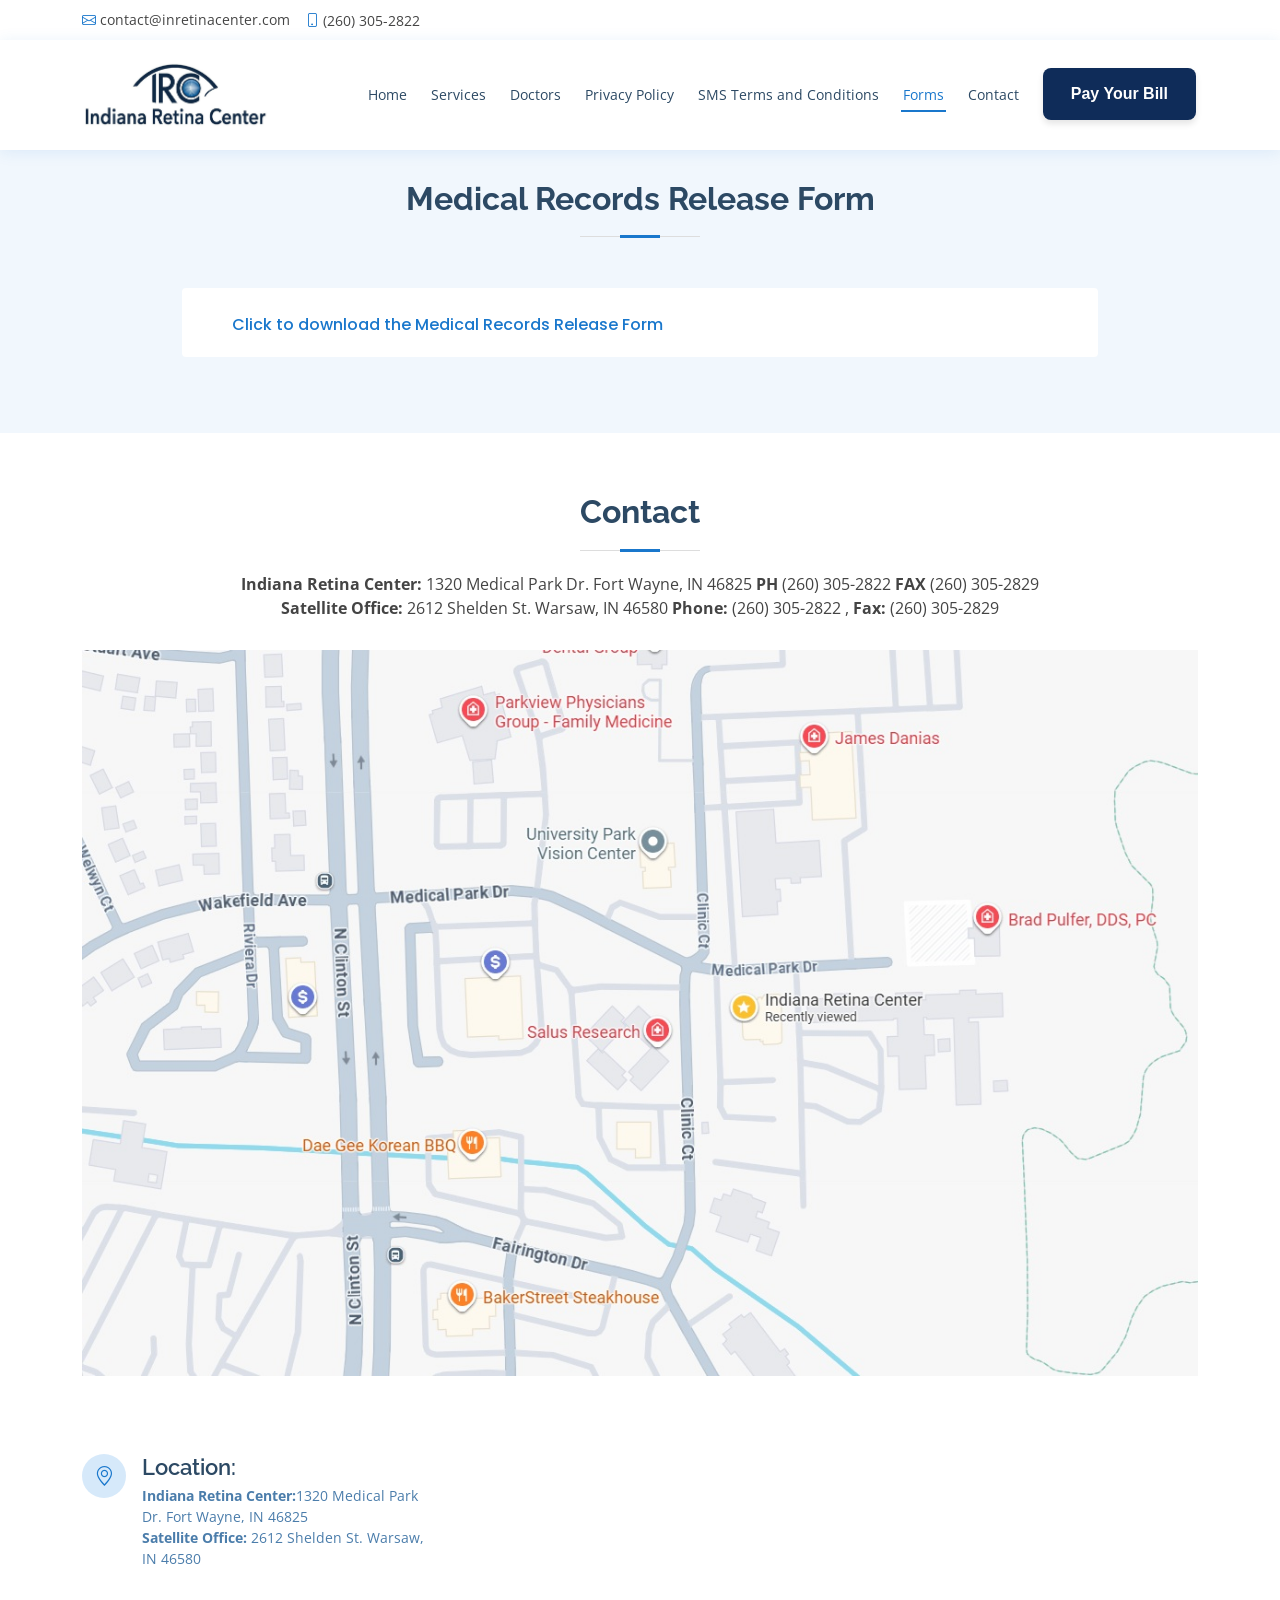
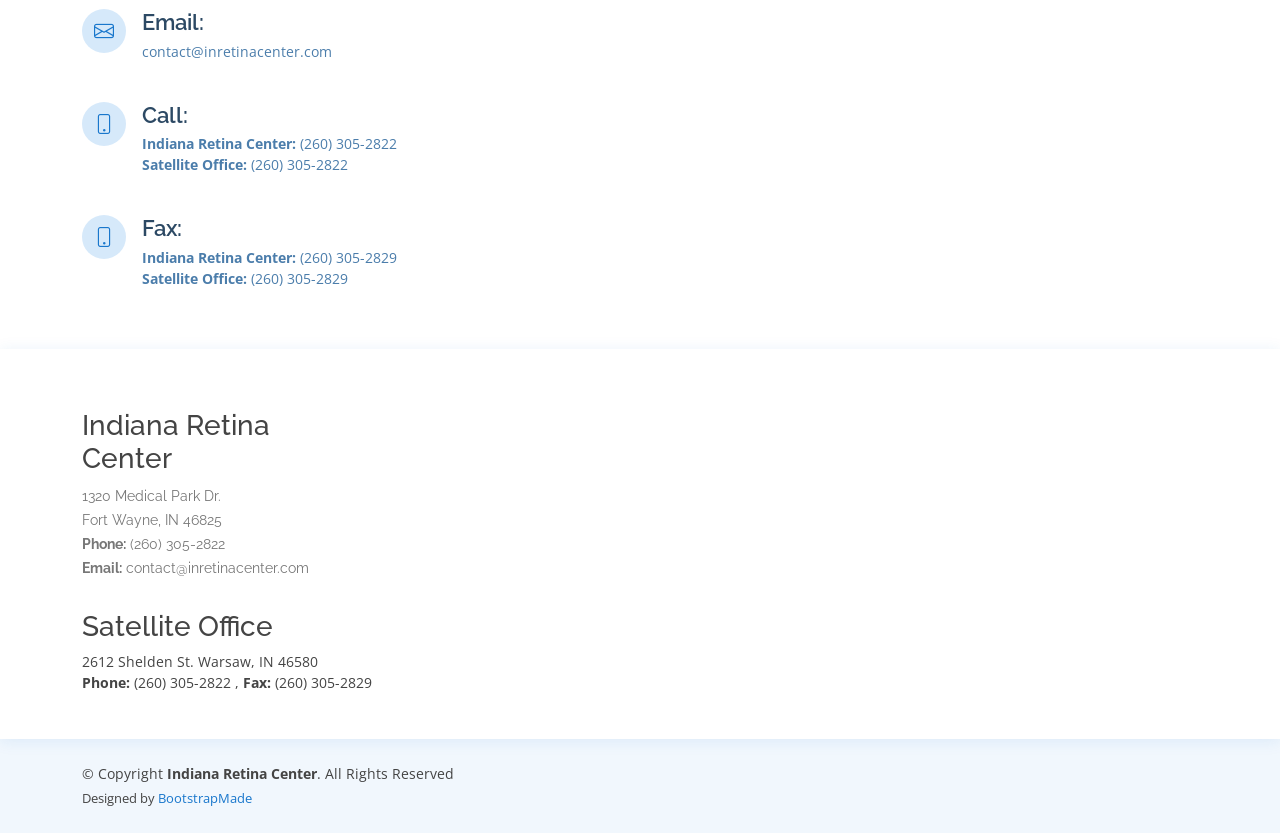
<file: forms.html>
<!DOCTYPE html>
<html lang="en">

<head>
  <meta charset="utf-8">
  <meta content="width=device-width, initial-scale=1.0" name="viewport">

  <title>Indiana Retina Center</title>
  <meta content="" name="description">
  <meta content="" name="keywords">

  <!-- Favicons -->
  <link href="assets/img/favicon.png" rel="icon">
  <link href="assets/img/apple-touch-icon.png" rel="apple-touch-icon">

  <!-- Google Fonts -->
  <link href="https://fonts.googleapis.com/css?family=Open+Sans:300,300i,400,400i,600,600i,700,700i|Raleway:300,300i,400,400i,500,500i,600,600i,700,700i|Poppins:300,300i,400,400i,500,500i,600,600i,700,700i" rel="stylesheet">

  <!-- Vendor CSS Files -->
  <link href="assets/vendor/fontawesome-free/css/all.min.css" rel="stylesheet">
  <link href="assets/vendor/animate.css/animate.min.css" rel="stylesheet">
  <link href="assets/vendor/bootstrap/css/bootstrap.min.css" rel="stylesheet">
  <link href="assets/vendor/bootstrap-icons/bootstrap-icons.css" rel="stylesheet">
  <link href="assets/vendor/boxicons/css/boxicons.min.css" rel="stylesheet">
  <link href="assets/vendor/glightbox/css/glightbox.min.css" rel="stylesheet">
  <link href="assets/vendor/remixicon/remixicon.css" rel="stylesheet">
  <link href="assets/vendor/swiper/swiper-bundle.min.css" rel="stylesheet">

  <!-- Template Main CSS File -->
  <link href="assets/css/style.css" rel="stylesheet">

  <!-- =======================================================
  * Template Name: medical- v4.10.0
  * Template URL: https://bootstrapmade.com/Indiana Retina Center-free-medical-bootstrap-theme/
  * Author: BootstrapMade.com
  * License: https://bootstrapmade.com/license/
  ======================================================== -->
</head>

<body>

  <!-- ======= Top Bar ======= -->
  <div id="topbar" class="d-flex align-items-center fixed-top">
    <div class="container d-flex justify-content-between">
      <div class="contact-info d-flex align-items-center">
        <i class="bi bi-envelope"></i> <a href="mailto:contact@inretinacenter.com">contact@inretinacenter.com</a>
        <i class="bi bi-phone"></i> (260) 305-2822 
      </div>

    </div>
  </div>

  <!-- ======= Header ======= -->
  <header id="header" class="fixed-top">
    <div class="container d-flex align-items-center">

        <h1 class="logo me-auto"><a href="index.html"><img src="./assets/img/logo.jpg" ></a></h1>
      <!-- Uncomment below if you prefer to use an image logo -->
      <!-- <a href="index.html" class="logo me-auto"><img src="assets/img/logo.png" alt="" class="img-fluid"></a>-->

      <nav id="navbar" class="navbar order-last order-lg-0">
        <ul>
          <li><a class="nav-link scrollto" href="../">Home</a></li>         
          <li><a class="nav-link scrollto" href="../#services">Services</a></li>
          <li><a class="nav-link scrollto" href="../#doctors">Doctors</a></li>
          <li><a class="nav-link scrollto" href="../privacy.html">Privacy Policy</a></li>
          <li><a class="nav-link scrollto" href="../sms.html">SMS Terms and Conditions</a></li>
          <li><a class="nav-link scrollto active">Forms</a></li>
          <li><a class="nav-link scrollto" href="../#contact">Contact</a></li>
          <li><a class="nav-link scrollto" href="/payment.html">    
            <button class="payment-btn" onclick="this.classList.toggle('is-loading')">
              <span class="spinner"></span>
              <span class="text">Pay Your Bill</span>
            </button>
          </a> 
          </li>
        </ul>
        <i class="bi bi-list mobile-nav-toggle"></i>
      </nav><!-- .navbar -->

      <a style="display:none" href="../#contact" class="appointment-btn scrollto">
        <span class="d-none d-md-inline">Make an</span> Appointment</a>

    </div>
  </header><!-- End Header -->

  
  <main id="main">

 


 
<section></section>
    <!-- ======= Frequently Asked Questions Section ======= -->
    <section id="faq" class="faq section-bg"   >
      <div class="container">

        <div class="section-title">
          <h2>Medical Records Release Form</h2>
  
        </div>

        <div class="faq-list">
          <ul>
 

            <li data-aos="fade-up" data-aos-delay="100">
             

              <div id="faq-list-2"  data-bs-parent=".faq-list">
<p>   <a  href= "./MedicalRecordsRelease.pdf"  target="_blank">Click to download the Medical Records Release Form</a></p>
              </div>
            </li>

            



          </ul>
        </div>

      </div>
    </section><!-- End Frequently Asked Questions Section -->



 

    <!-- ======= Contact Section ======= -->
    <section id="contact" class="contact">
      <div class="container">

        <div class="section-title">
          <h2>Contact</h2>
          <p><strong>Indiana Retina Center:</strong>

            1320 Medical Park Dr.  Fort Wayne, IN 46825  
            
            
             <strong>PH</strong> (260) 305-2822        <strong>FAX </strong>(260) 305-2829</p>


             
             <p><strong>Satellite Office:</strong>
              2612 Shelden St.
             Warsaw, IN 46580   
             <strong>Phone:</strong> (260) 305-2822 , <strong>Fax:</strong> (260) 305-2829
             
           </p>
            
        </div>
      </div>


      <div class="container">

        <div class="section-title"  >
    <img width="100%" height="500" src="assets/img/map.png"  class="responsive">
    
 
 
</div>
   </div>

      <div class="container">
        <div class="row mt-5">

          <div class="col-lg-4">
            <div class="info">
              <div class="address">
                <i class="bi bi-geo-alt"></i>
                <h4>Location:</h4>
                <p><strong>Indiana Retina Center:</strong>1320 Medical Park Dr. Fort Wayne, IN 46825</p>
                <p><strong>Satellite Office:</strong>   2612 Shelden St.
                  Warsaw, IN 46580  </p>
              </div>

              <div class="email">
                <i class="bi bi-envelope"></i>
                <h4>Email:</h4>
                <p>contact@inretinacenter.com</p>
              </div>

              <div class="phone">
                <i class="bi bi-phone"></i>
                <h4>Call:</h4>
                <p><strong>Indiana Retina Center:</strong>  (260) 305-2822   </p>
                <p><strong>Satellite Office:</strong>  (260) 305-2822   </p>
              </div>
             

              <div class="phone">
                <i class="bi bi-phone"></i>
                <h4>Fax:</h4>
                <p><strong>Indiana Retina Center:</strong>  (260) 305-2829    </p>
                <p><strong>Satellite Office:</strong>  (260) 305-2829   </p>
              </div>
            </div>

          </div>

          <div class="col-lg-8 mt-5 mt-lg-0"   style="display:none">

            <iframe src="https://docs.google.com/forms/d/e/1FAIpQLSemDL0mRcI_fzoybBQN5JkzlJHV4pb0SPcbGbJMqNG7AeQEQQ/viewform?embedded=true" width="700" height="520" frameborder="0" marginheight="0" marginwidth="0">Loading…</iframe>

          </div>

        </div>

      </div>
    </section><!-- End Contact Section -->

  </main><!-- End #main -->


  <!-- ======= Footer ======= -->
  <footer id="footer">

    <div class="footer-top">
      <div class="container">
        <div class="row">

          <div class="col-lg-3 col-md-6 footer-contact">
            <h3>Indiana Retina Center</h3>
            <p>
                1320 Medical Park Dr. <br>
                Fort Wayne, IN 46825 <br>
            
               
              <strong>Phone:</strong> (260) 305-2822   <br>
              <strong>Email:</strong> contact@inretinacenter.com<br>
            </p>
          </div>

          <h3>Satellite Office</h3>
          <p>
            2612 Shelden St.
           Warsaw, IN 46580 <br>
           <strong>Phone:</strong> (260) 305-2822 , <strong>Fax:</strong> (260) 305-2829
           
         </p>
          </div>


          <div class="col-lg-2 col-md-6 footer-links" style="display:none">
            <h4>Useful Links</h4>
            <ul>
              <li><i class="bx bx-chevron-right"></i> <a href="#">Home</a></li>
              <li style="display:none"><i class="bx bx-chevron-right"></i> <a href="#">About us</a></li>
              <li><i class="bx bx-chevron-right"></i> <a href="#">Services</a></li>
              <li><i class="bx bx-chevron-right"></i> <a href="#">Terms of service</a></li>
              <li><i class="bx bx-chevron-right"></i> <a href="#">Privacy policy</a></li>
            </ul>
          </div>



          <div class="col-lg-4 col-md-6 footer-newsletter"  style="display:none">
            <h4>Join Our Newsletter</h4>
            <p>Tamen quem nulla quae legam multos aute sint culpa legam noster magna</p>
            <form action="" method="post">
              <input type="email" name="email"><input type="submit" value="Subscribe">
            </form>
          </div>

        </div>
      </div>
    </div>

    <div class="container d-md-flex py-4">

      <div class="me-md-auto text-center text-md-start">
        <div class="copyright">
          &copy; Copyright <strong><span>Indiana Retina Center</span></strong>. All Rights Reserved
        </div>
        <div class="credits">
          <!-- All the links in the footer should remain intact. -->
          <!-- You can delete the links only if you purchased the pro version. -->
          <!-- Licensing information: https://bootstrapmade.com/license/ -->
          <!-- Purchase the pro version with working PHP/AJAX contact form: https://bootstrapmade.com/Indiana Retina Center-free-medical-bootstrap-theme/ -->
          Designed by <a href="https://bootstrapmade.com/">BootstrapMade</a>
        </div>
      </div>
      <div class="social-links text-center text-md-right pt-3 pt-md-0"   style="display:none" >
        <a href="#" class="twitter"><i class="bx bxl-twitter"></i></a>
        <a href="#" class="facebook"><i class="bx bxl-facebook"></i></a>
        <a href="#" class="instagram"><i class="bx bxl-instagram"></i></a>
        <a href="#" class="google-plus"><i class="bx bxl-skype"></i></a>
        <a href="#" class="linkedin"><i class="bx bxl-linkedin"></i></a>
      </div>
    </div>
  </footer><!-- End Footer -->

  <div id="preloader"></div>
  <a href="#" class="back-to-top d-flex align-items-center justify-content-center"><i class="bi bi-arrow-up-short"></i></a>

  <!-- Vendor JS Files -->
  <script src="assets/vendor/purecounter/purecounter_vanilla.js"></script>
  <script src="assets/vendor/bootstrap/js/bootstrap.bundle.min.js"></script>
  <script src="assets/vendor/glightbox/js/glightbox.min.js"></script>
  <script src="assets/vendor/swiper/swiper-bundle.min.js"></script>
  <script src="assets/vendor/php-email-form/validate.js"></script>

  <!-- Template Main JS File -->
  <script src="assets/js/main.js"></script>

</body>

</html>
</file>
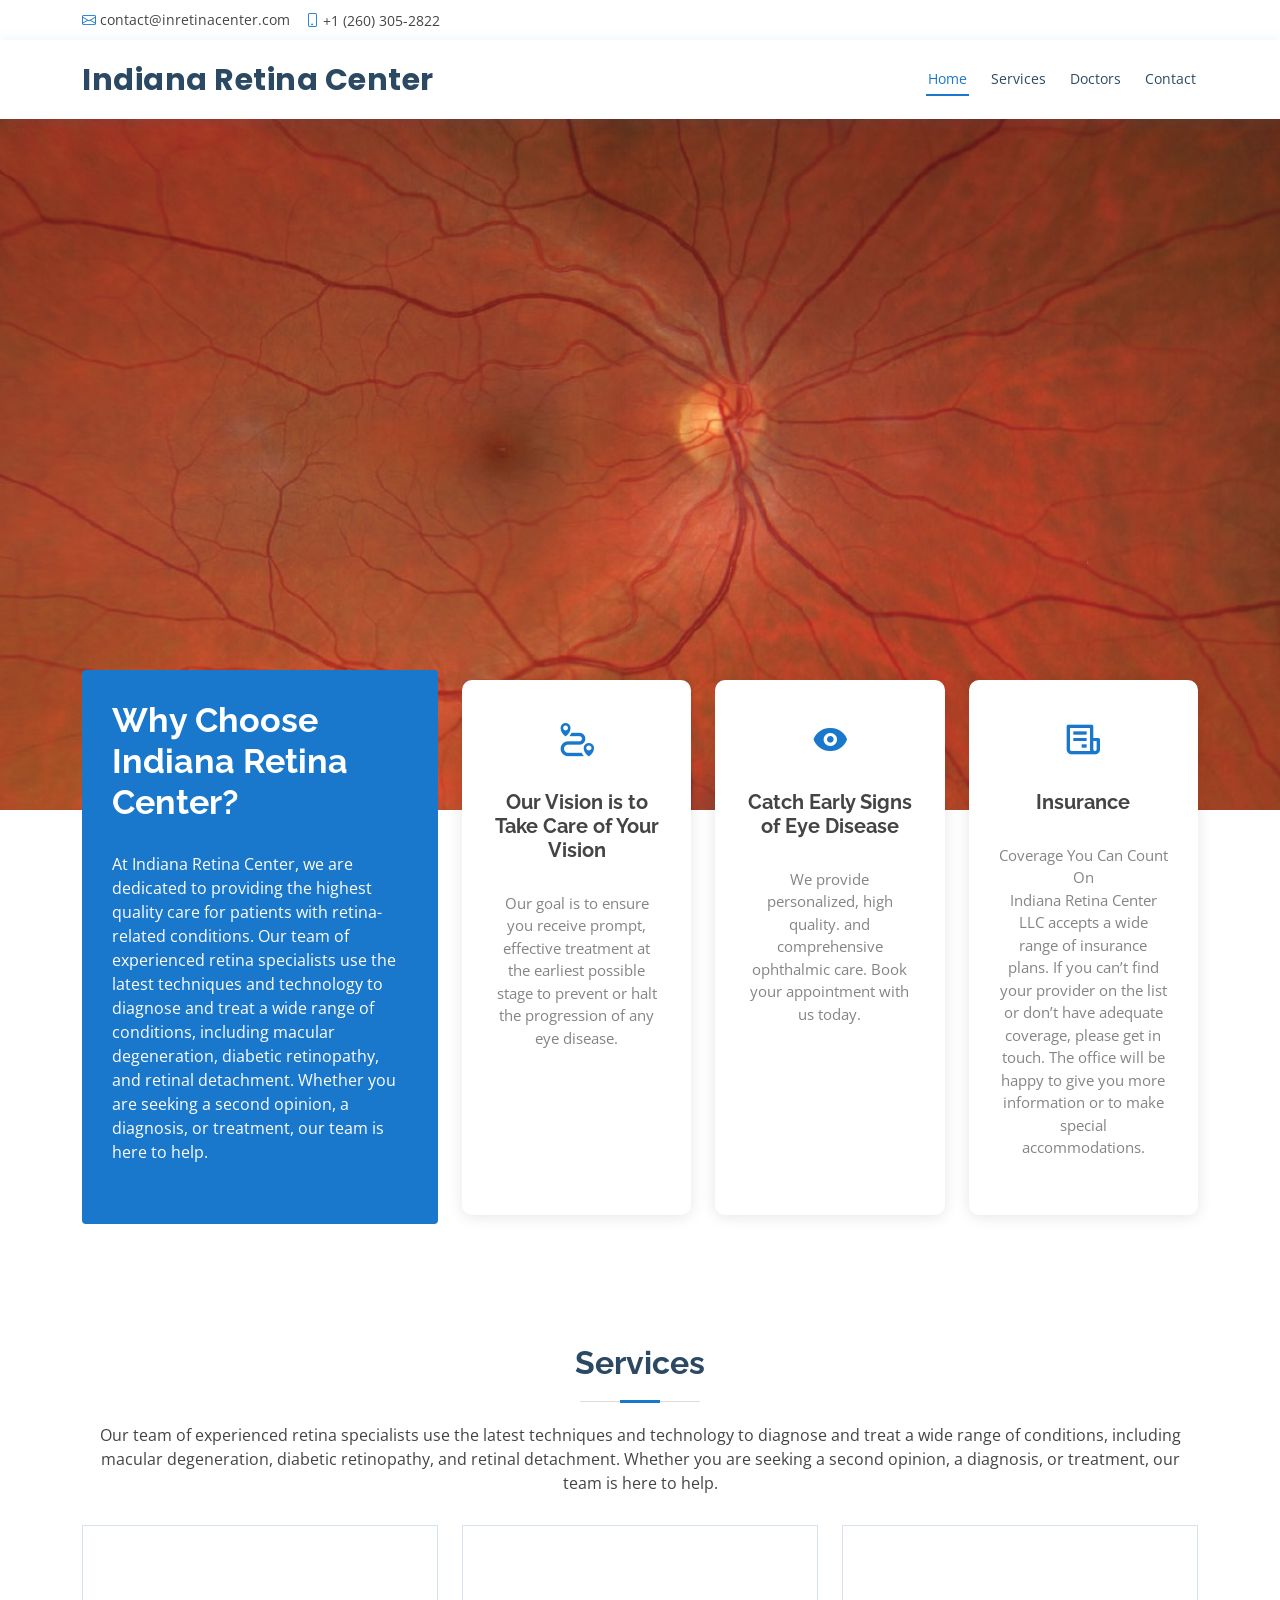
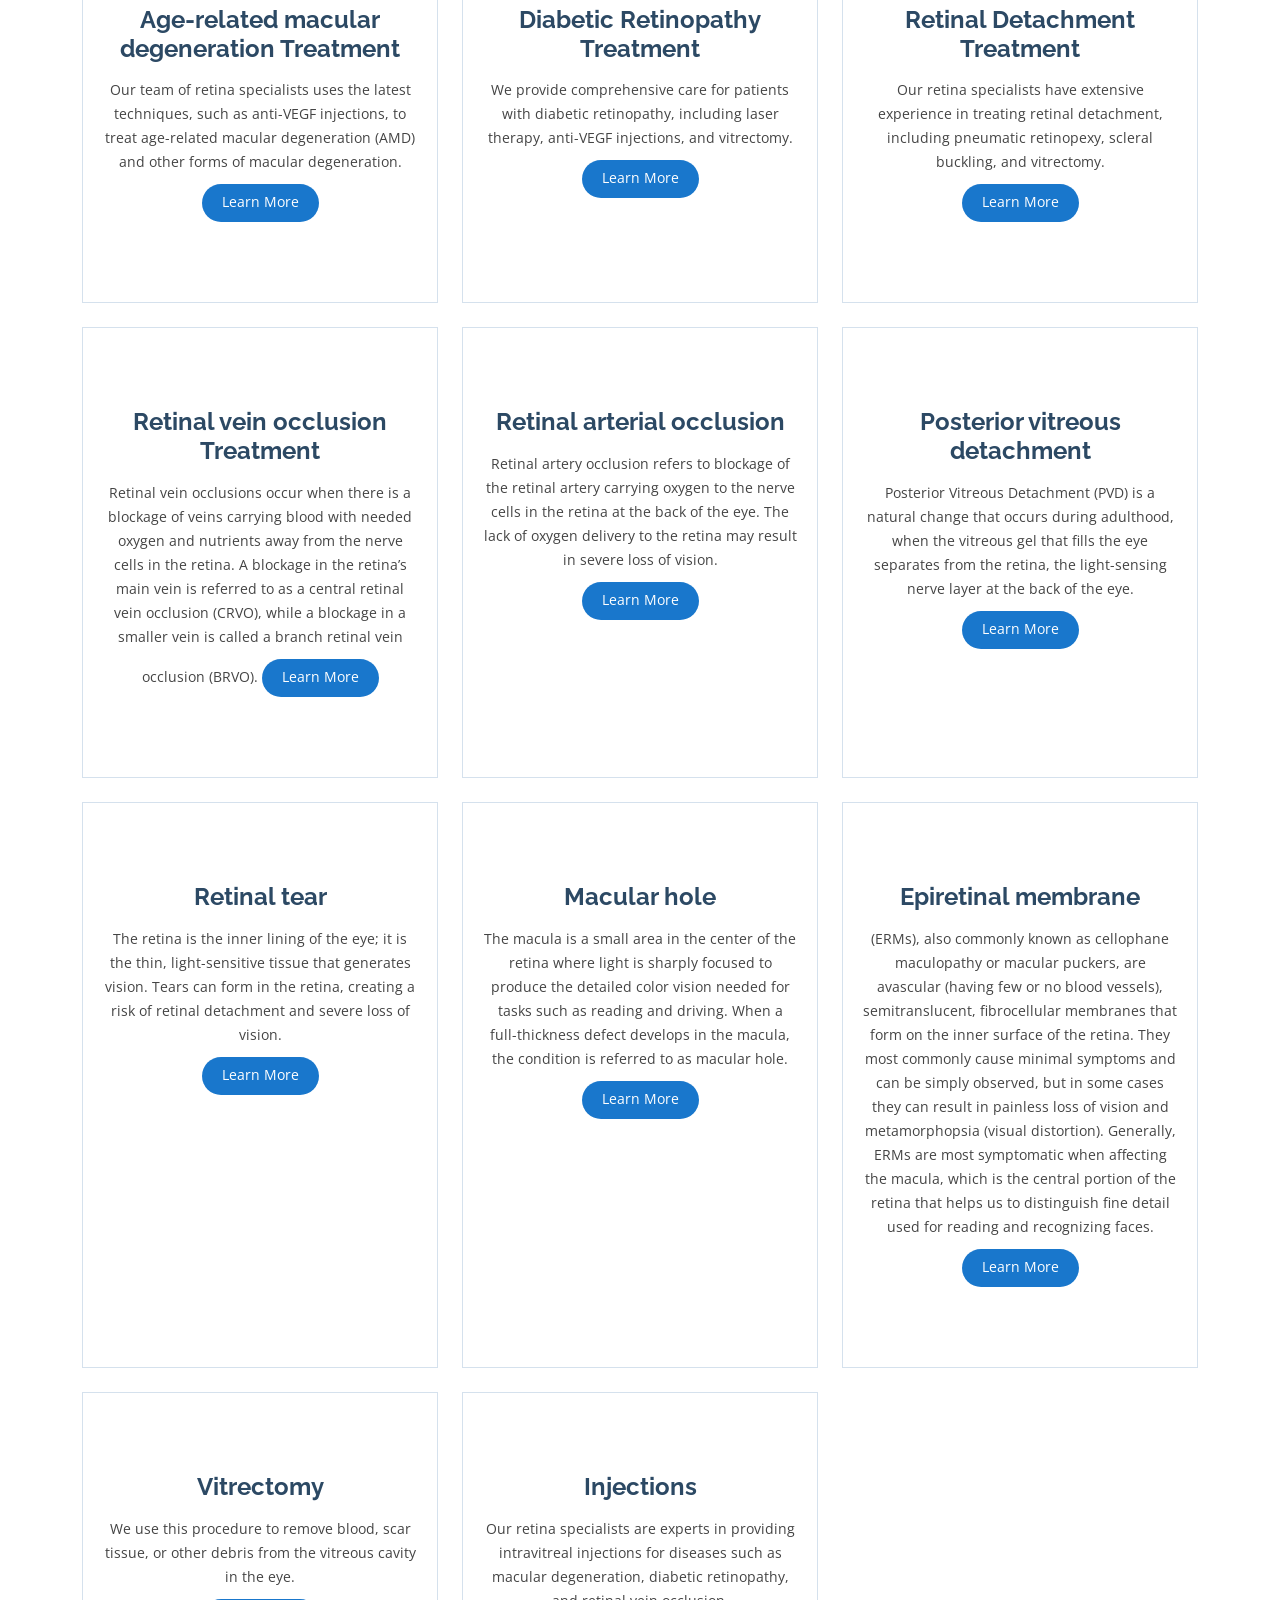
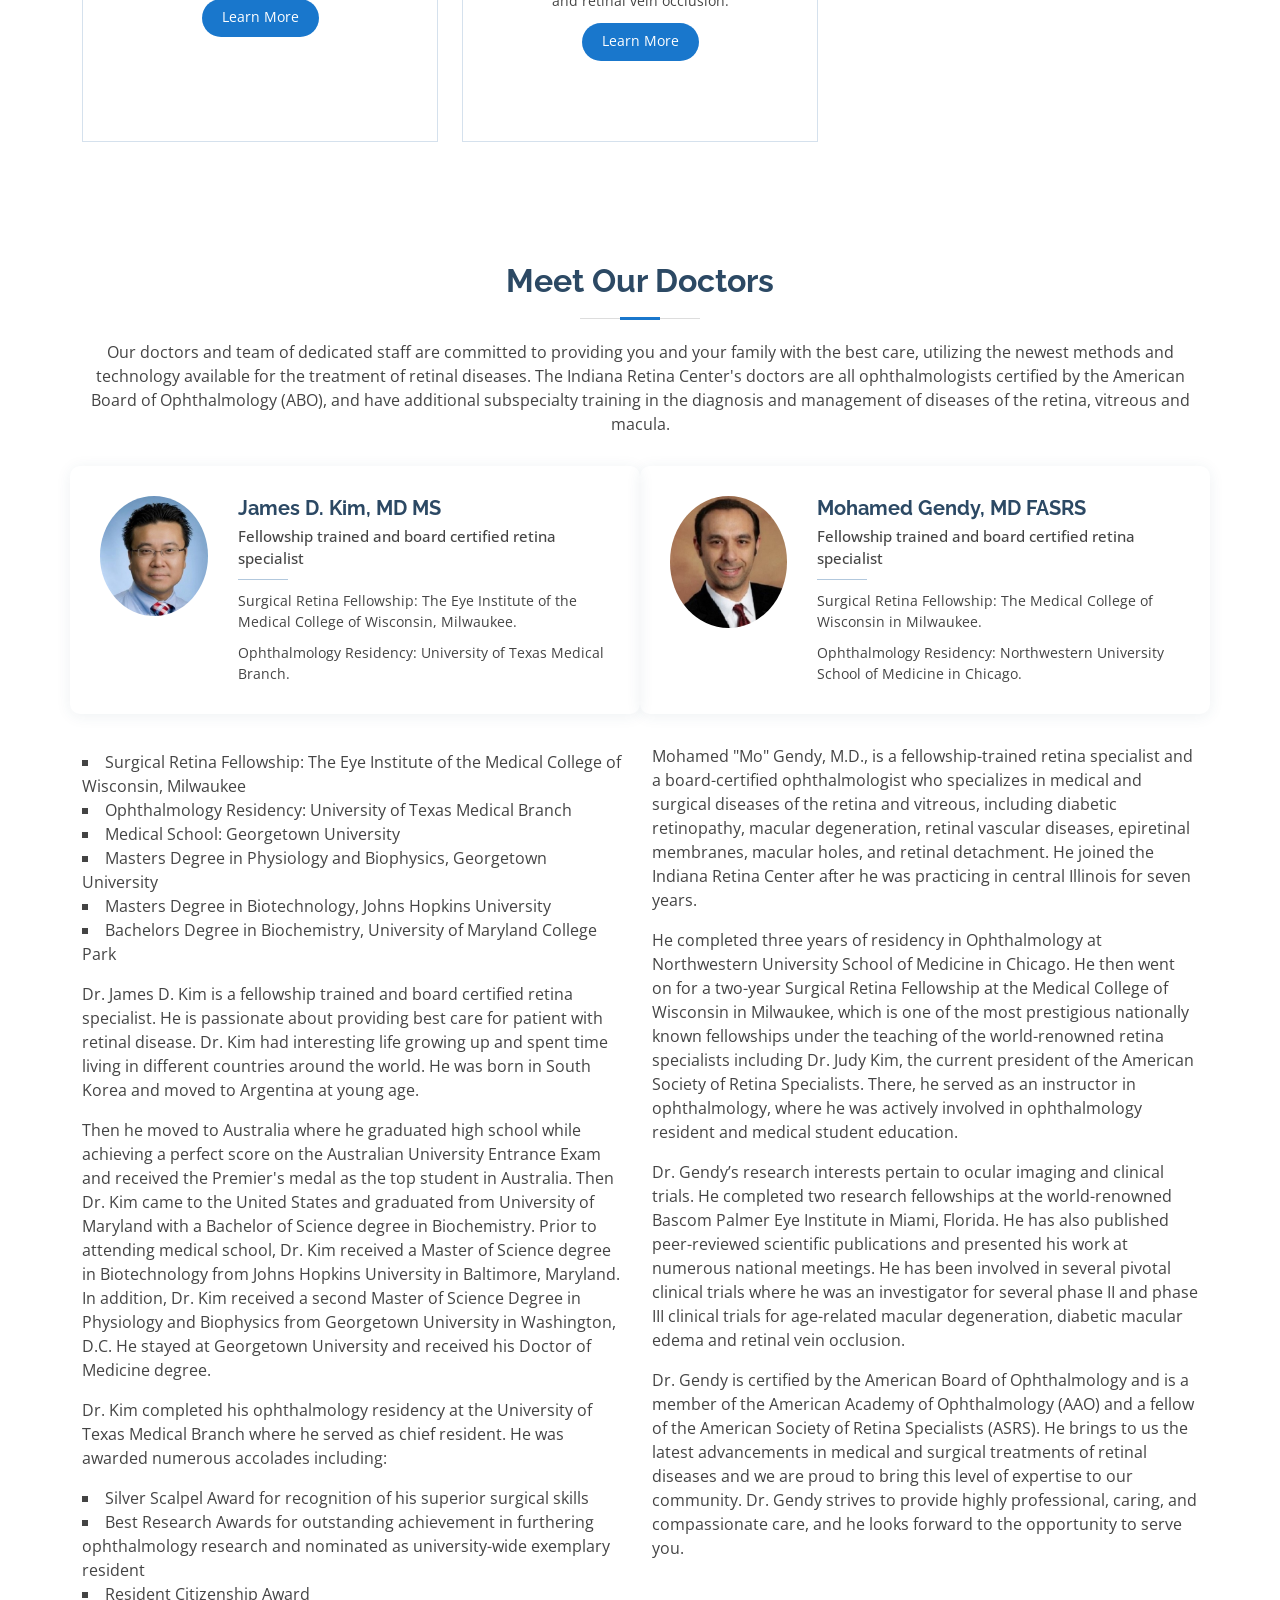
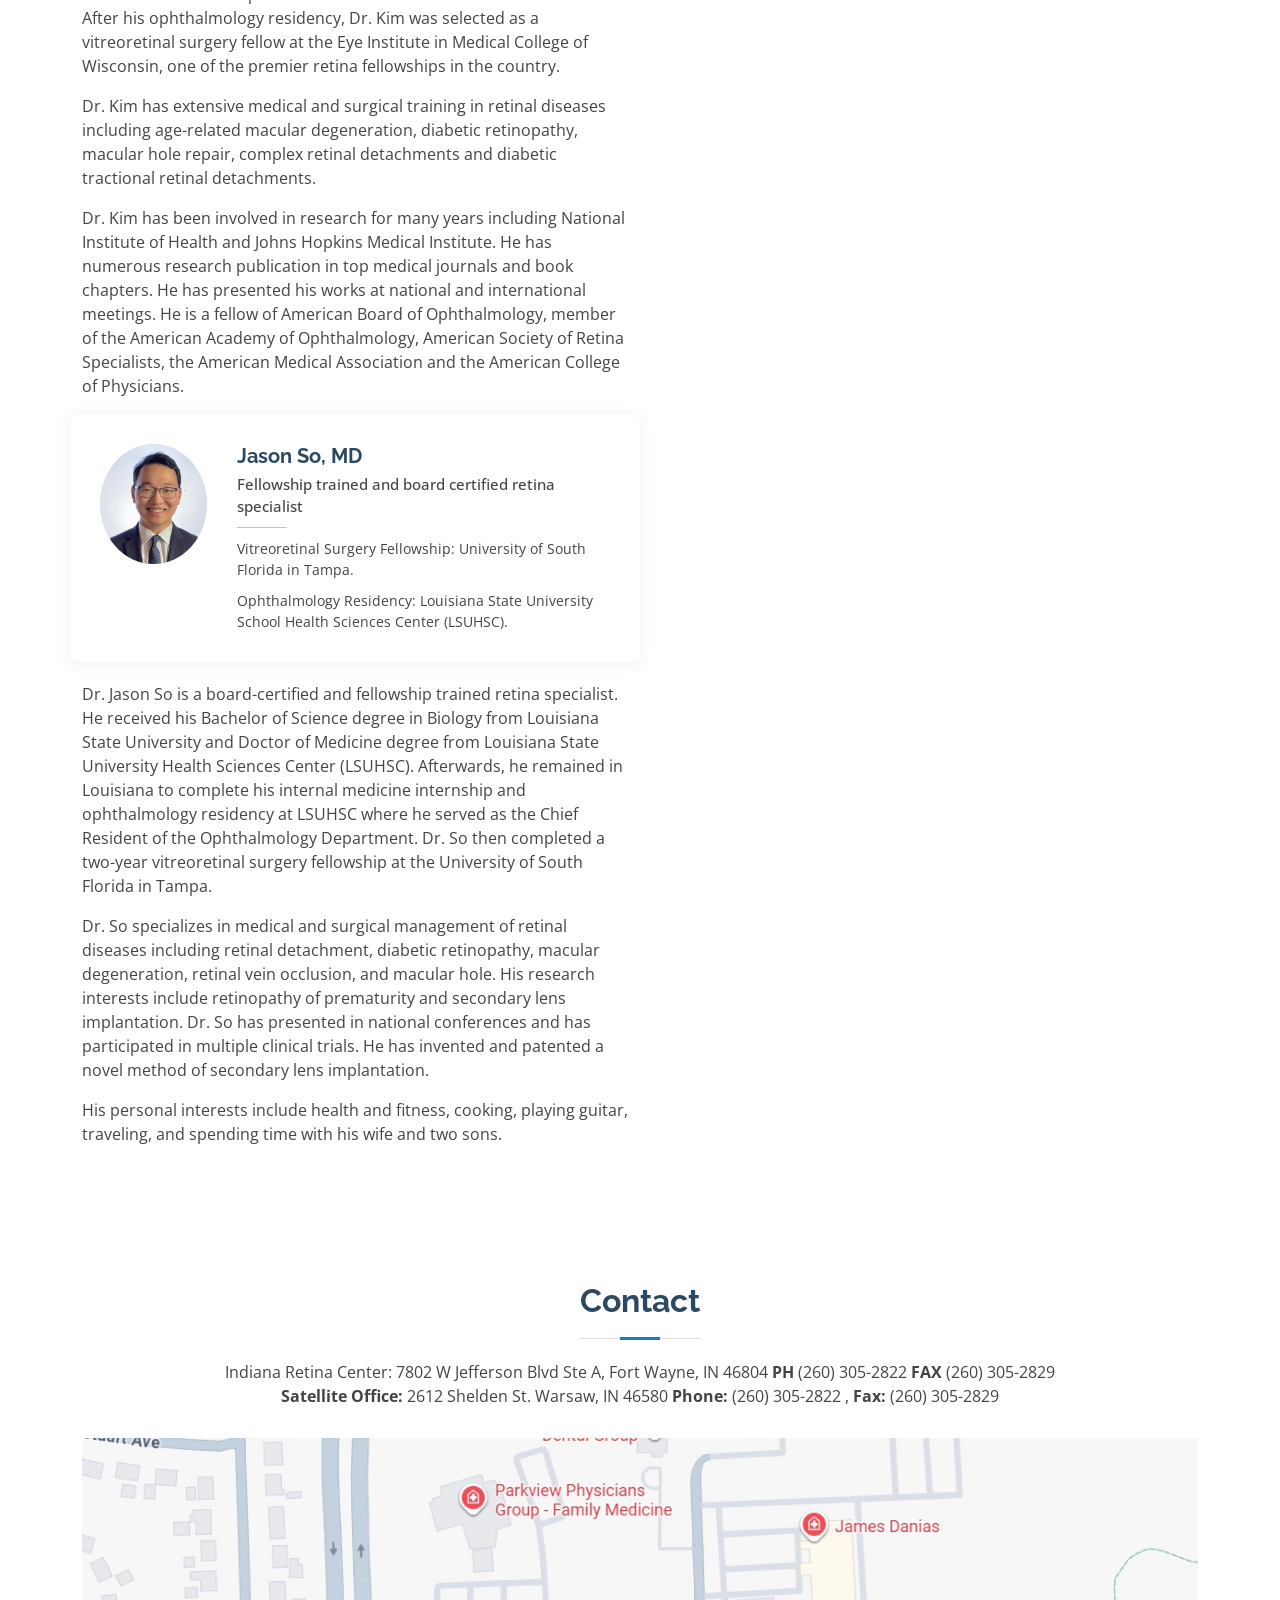
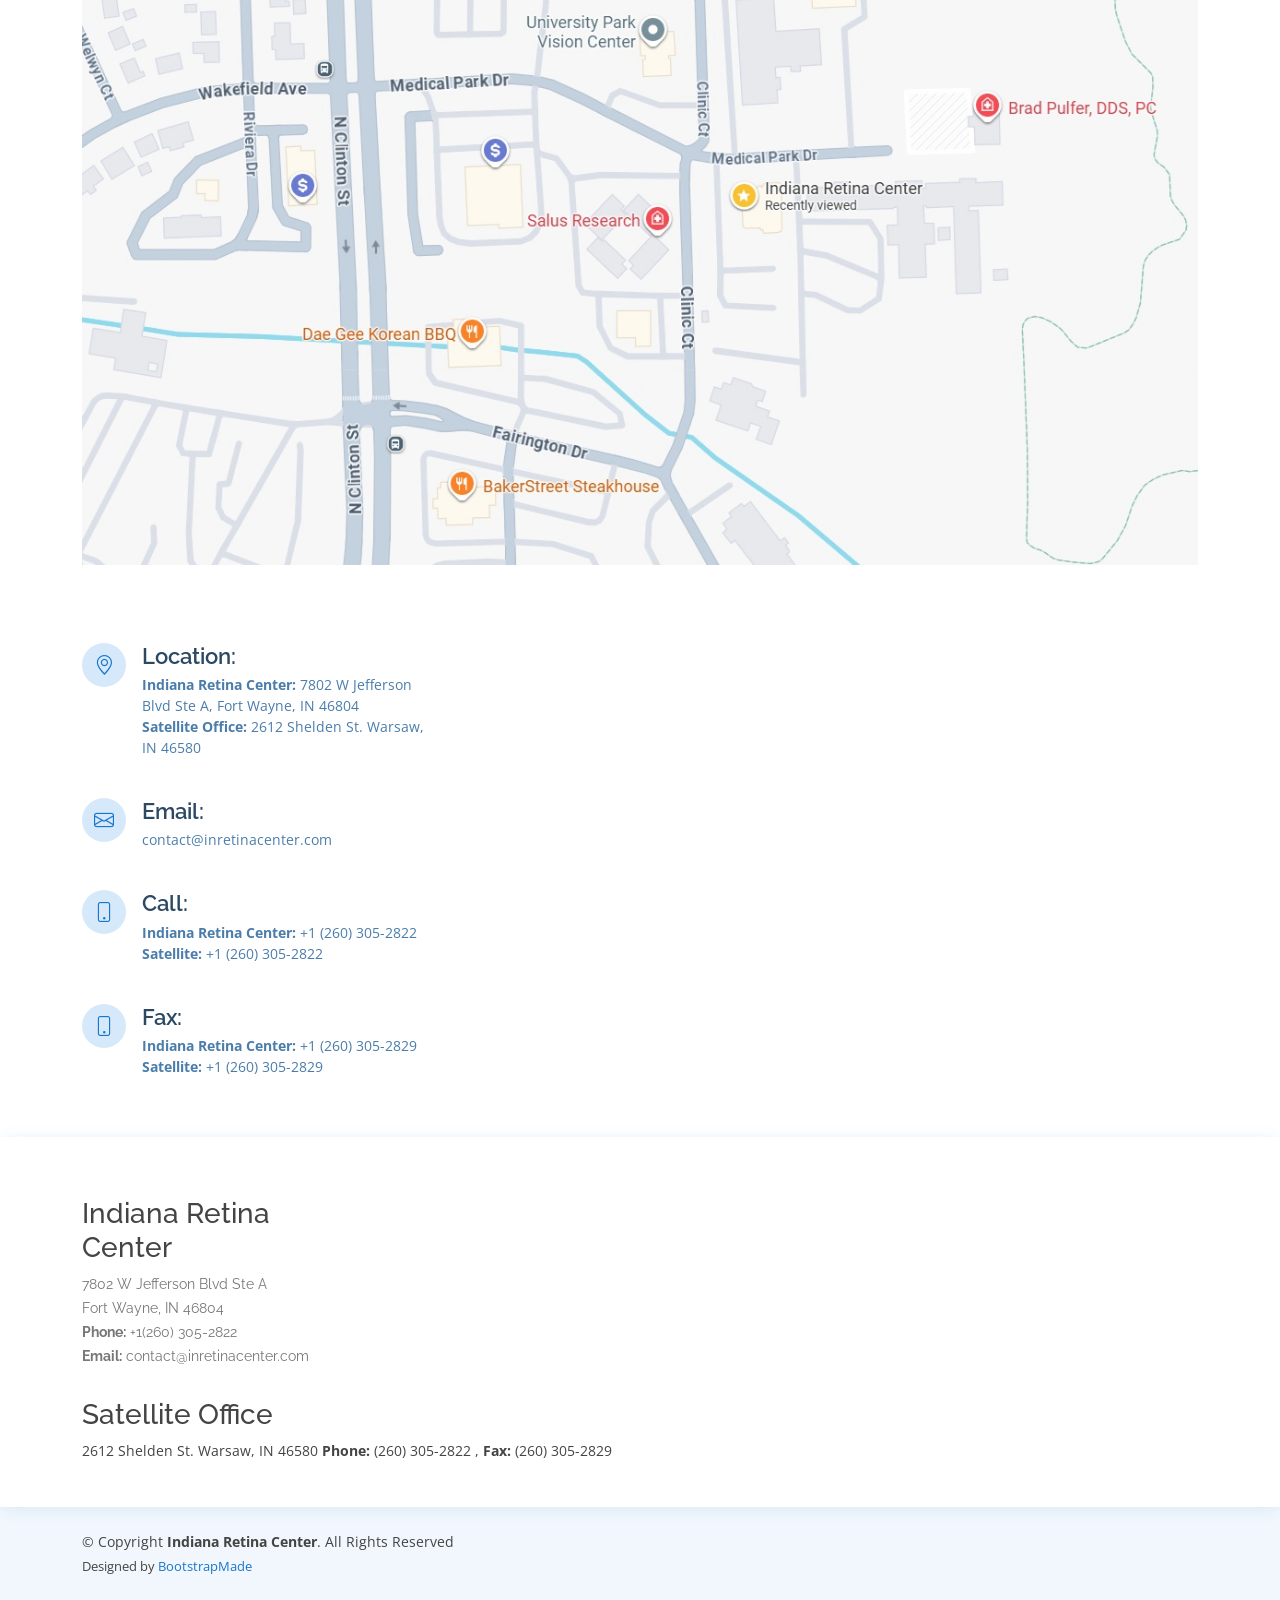
<file: index - new.html>
<!DOCTYPE html>
<html lang="en">

<head>
  <meta charset="utf-8">
  <meta content="width=device-width, initial-scale=1.0" name="viewport">

  <title>Indiana Retina Center</title>
  <meta content="" name="description">
  <meta content="" name="keywords">

  <!-- Favicons -->
  <link href="assets/img/favicon.png" rel="icon">
  <link href="assets/img/apple-touch-icon.png" rel="apple-touch-icon">

  <!-- Google Fonts -->
  <link href="https://fonts.googleapis.com/css?family=Open+Sans:300,300i,400,400i,600,600i,700,700i|Raleway:300,300i,400,400i,500,500i,600,600i,700,700i|Poppins:300,300i,400,400i,500,500i,600,600i,700,700i" rel="stylesheet">

  <!-- Vendor CSS Files -->
  <link href="assets/vendor/fontawesome-free/css/all.min.css" rel="stylesheet">
  <link href="assets/vendor/animate.css/animate.min.css" rel="stylesheet">
  <link href="assets/vendor/bootstrap/css/bootstrap.min.css" rel="stylesheet">
  <link href="assets/vendor/bootstrap-icons/bootstrap-icons.css" rel="stylesheet">
  <link href="assets/vendor/boxicons/css/boxicons.min.css" rel="stylesheet">
  <link href="assets/vendor/glightbox/css/glightbox.min.css" rel="stylesheet">
  <link href="assets/vendor/remixicon/remixicon.css" rel="stylesheet">
  <link href="assets/vendor/swiper/swiper-bundle.min.css" rel="stylesheet">

  <!-- Template Main CSS File -->
  <link href="assets/css/style.css" rel="stylesheet">

  <!-- =======================================================
  * Template Name: medical- v4.10.0
  * Template URL: https://bootstrapmade.com/Indiana Retina Center-free-medical-bootstrap-theme/
  * Author: BootstrapMade.com
  * License: https://bootstrapmade.com/license/
  ======================================================== -->
</head>

<body>

  <!-- ======= Top Bar ======= -->
  <div id="topbar" class="d-flex align-items-center fixed-top">
    <div class="container d-flex justify-content-between">
      <div class="contact-info d-flex align-items-center">
        <i class="bi bi-envelope"></i> <a href="mailto:contact@inretinacenter.com">contact@inretinacenter.com</a>
        <i class="bi bi-phone"></i> +1 (260) 305-2822 
      </div>

    </div>
  </div>

  <!-- ======= Header ======= -->
  <header id="header" class="fixed-top">
    <div class="container d-flex align-items-center">

      <h1 class="logo me-auto"><a href="index.html">Indiana Retina Center</a></h1>
      <!-- Uncomment below if you prefer to use an image logo -->
      <!-- <a href="index.html" class="logo me-auto"><img src="assets/img/logo.png" alt="" class="img-fluid"></a>-->

      <nav id="navbar" class="navbar order-last order-lg-0">
        <ul>
          <li><a class="nav-link scrollto active" href="#hero">Home</a></li>
          <li   style="display:none"><a class="nav-link scrollto" href="#about">About</a></li>
          <li><a class="nav-link scrollto" href="#services">Services</a></li>
          <li  style="display:none"><a class="nav-link scrollto" href="#departments">Departments</a></li>
          <li><a class="nav-link scrollto" href="#doctors">Doctors</a></li>

          <li><a class="nav-link scrollto" href="#contact">Contact</a></li>
        </ul>
        <i class="bi bi-list mobile-nav-toggle"></i>
      </nav><!-- .navbar -->

      <a style="display:none" href="#contact" class="appointment-btn scrollto">
        <span class="d-none d-md-inline">Make an</span> Appointment</a>

    </div>
  </header><!-- End Header -->

  <!-- ======= Hero Section ======= -->
  <section id="hero" class="d-flex align-items-center">
    <div class="container">

    <div style="display:none">
      <h1>Indiana  Retina<span style="color:white;ext-shadow: 1px 1px 2px pink; "> Center</span></h1>
      <h2 style="width:50%">We use the most up-to-date diagnostic, medical, surgical,
        and non-surgical methods to provide personalized treatment
        for your eye care needs.</h2>
      <a href="#contact" class="btn-get-started scrollto">Get Started</a>
    </div>
    </div>
  </section><!-- End Hero -->

  <main id="main">

    <!-- ======= Why Us Section ======= -->
    <section id="why-us" class="why-us">
      <div class="container">

        <div class="row">
          <div class="col-lg-4 d-flex align-items-stretch">
            <div class="content">
              <h3>Why Choose Indiana Retina Center?</h3>
              <p>
                At Indiana Retina Center, we are dedicated to providing the highest quality care for patients with retina-related conditions. Our team of experienced retina specialists use the latest techniques and technology to diagnose and treat a wide range of conditions, including macular degeneration, diabetic retinopathy, and retinal detachment. Whether you are seeking a second opinion, a diagnosis, or treatment, our team is here to help.
              </p>
              <div class="text-center"  style="display:none" >
                <a href="#" class="more-btn">Learn More <i class="bx bx-chevron-right"></i></a>
              </div>
            </div>
          </div>
          <div class="col-lg-8 d-flex align-items-stretch">
            <div class="icon-boxes d-flex flex-column justify-content-center">
              <div class="row">
                <div class="col-xl-4 d-flex align-items-stretch">
                  <div class="icon-box mt-4 mt-xl-0">
                    <i class="bx bx-trip"></i>
                    <h4>Our Vision is to Take Care of Your Vision</h4>
                    <p>Our goal is to ensure you receive prompt, effective treatment at the earliest possible stage to prevent or halt the progression of any eye disease.</p>
                  </div>
                </div>
                
                

                <div class="col-xl-4 d-flex align-items-stretch">
                  <div class="icon-box mt-4 mt-xl-0">
                    <i class="bx bxs-show"></i>
                    <h4>Catch Early Signs of Eye Disease  
                    </h4>
                    <p>We provide personalized, high quality. 
                      and comprehensive ophthalmic care. 
                      Book your appointment with us today.</p>
                  </div>
                </div>

                
                <div class="col-xl-4 d-flex align-items-stretch">
                  <div class="icon-box mt-4 mt-xl-0">
                    <i class="bx bx-receipt"></i>
                    <h4>Insurance</h4>
                    <p>
                      Coverage You Can Count On
                      <br>
                      Indiana Retina Center LLC accepts a wide range of insurance plans. If you can’t find your provider on the list or don’t have adequate coverage, please get in touch. The office will be happy to give you more information or to make special accommodations.</p>
                  </div>
                </div>
              </div>
            </div><!-- End .content-->
          </div>
        </div>

      </div>
    </section><!-- End Why Us Section -->

    <!-- ======= About Section ======= -->
    <section id="about" class="about"  style="display:none">
      <div class="container-fluid">

        <div class="row">
          <div class="col-xl-5 col-lg-6 video-box d-flex justify-content-center align-items-stretch position-relative">
            <a href="https://www.youtube.com/watch?v=jDDaplaOz7Q" class="glightbox play-btn mb-4"></a>
          </div>

          <div class="col-xl-7 col-lg-6 icon-boxes d-flex flex-column align-items-stretch justify-content-center py-5 px-lg-5">
            <h3>Enim quis est voluptatibus aliquid consequatur fugiat</h3>
            <p>Esse voluptas cumque vel exercitationem. Reiciendis est hic accusamus. Non ipsam et sed minima temporibus laudantium. Soluta voluptate sed facere corporis dolores excepturi. Libero laboriosam sint et id nulla tenetur. Suscipit aut voluptate.</p>

            <div class="icon-box">
              <div class="icon"><i class="bx bx-fingerprint"></i></div>
              <h4 class="title"><a href="">Lorem Ipsum</a></h4>
              <p class="description">Voluptatum deleniti atque corrupti quos dolores et quas molestias excepturi sint occaecati cupiditate non provident</p>
            </div>

            <div class="icon-box">
              <div class="icon"><i class="bx bx-gift"></i></div>
              <h4 class="title"><a href="">Nemo Enim</a></h4>
              <p class="description">At vero eos et accusamus et iusto odio dignissimos ducimus qui blanditiis praesentium voluptatum deleniti atque</p>
            </div>

            <div class="icon-box">
              <div class="icon"><i class="bx bx-atom"></i></div>
              <h4 class="title"><a href="">Dine Pad</a></h4>
              <p class="description">Explicabo est voluptatum asperiores consequatur magnam. Et veritatis odit. Sunt aut deserunt minus aut eligendi omnis</p>
            </div>

          </div>
        </div>

      </div>
    </section><!-- End About Section -->

    <!-- ======= Counts Section ======= -->
    <section id="counts" class="counts"   style="display:none">
      <div class="container">

        <div class="row">

          <div class="col-lg-3 col-md-6">
            <div class="count-box">
              <i class="fas fa-user-md"></i>
              <span data-purecounter-start="0" data-purecounter-end="85" data-purecounter-duration="1" class="purecounter"></span>
              <p>Doctors</p>
            </div>
          </div>

          <div class="col-lg-3 col-md-6 mt-5 mt-md-0">
            <div class="count-box">
              <i class="far fa-hospital"></i>
              <span data-purecounter-start="0" data-purecounter-end="18" data-purecounter-duration="1" class="purecounter"></span>
              <p>Departments</p>
            </div>
          </div>

          <div class="col-lg-3 col-md-6 mt-5 mt-lg-0">
            <div class="count-box">
              <i class="fas fa-flask"></i>
              <span data-purecounter-start="0" data-purecounter-end="12" data-purecounter-duration="1" class="purecounter"></span>
              <p>Research Labs</p>
            </div>
          </div>

          <div class="col-lg-3 col-md-6 mt-5 mt-lg-0">
            <div class="count-box">
              <i class="fas fa-award"></i>
              <span data-purecounter-start="0" data-purecounter-end="150" data-purecounter-duration="1" class="purecounter"></span>
              <p>Awards</p>
            </div>
          </div>

        </div>

      </div>
    </section><!-- End Counts Section -->

    <!-- ======= Services Section ======= -->
    <section id="services" class="services">
      <div class="container">

        <div class="section-title">
          <h2>Services</h2>
          <p>Our team of experienced retina specialists use the latest techniques and technology to diagnose and treat a wide range of conditions, including macular degeneration, diabetic retinopathy, and retinal detachment. Whether you are seeking a second opinion, a diagnosis, or treatment, our team is here to help.</p>
        </div>

        <div class="row">
          <div class="col-lg-4 col-md-6 d-flex align-items-stretch">
            <div class="icon-box">
              <div class="icon"  style="display:none;"><i class="fas fa-notes-medical"></i></div>
              <h4><a href="">Age-related macular degeneration Treatment</a></h4>
              <p> Our team of retina specialists uses the latest techniques, such as anti-VEGF injections, 
                to treat age-related macular degeneration (AMD) and other forms of macular degeneration.
                <a  target="_blank"  href="https://www.asrs.org/patients/retinal-diseases/2/age-related-macular-degeneration" 
                 class="more-btn">Learn More</a>
            </div>
          </div>

          <div class="col-lg-4 col-md-6 d-flex align-items-stretch mt-4 mt-md-0">
            <div class="icon-box">
              <div class="icon"  style="display:none;"><i class="fas fa-notes-medical"></i></div>
              <h4><a href="">Diabetic Retinopathy Treatment</a></h4>
              <p>We provide comprehensive care for patients with diabetic retinopathy, including laser therapy, anti-VEGF injections, and vitrectomy.
                <br><a  target="_blank"  href="https://www.asrs.org/patients/retinal-diseases/3/diabetic-retinopathy"
                class="more-btn">Learn More</a>
              </p>
            </div>
          </div>

          <div class="col-lg-4 col-md-6 d-flex align-items-stretch mt-4 mt-lg-0">
            <div class="icon-box">
              <div class="icon"  style="display:none;"><i class="fas fa-notes-medical"></i></div>
              <h4><a href="">Retinal Detachment Treatment</a></h4>
              <p>Our retina specialists have extensive experience in treating retinal detachment, including pneumatic retinopexy, scleral buckling, and vitrectomy.
                <br><a  target="_blank"  href="https://www.asrs.org/patients/retinal-diseases/6/retinal-detachment"
                class="more-btn">Learn More</a>
              </p>
            </div>
          </div>

          <div class="col-lg-4 col-md-6 d-flex align-items-stretch mt-4">
            <div class="icon-box">
              <div class="icon"  style="display:none;"><i class="fas fa-notes-medical"></i></div>
              <h4><a href="">Retinal vein occlusion Treatment</a></h4>
              <p>Retinal vein occlusions occur when there is a blockage of veins carrying  blood with needed oxygen and nutrients away from the nerve cells in the retina. A blockage in the retina’s main vein is referred to as a central retinal vein occlusion (CRVO), while a blockage in a smaller vein is called a branch retinal vein occlusion (BRVO).
                <a target="_blank" href="https://www.asrs.org/patients/retinal-diseases/24/branch-retinal-vein-occlusion"
                class="more-btn">Learn More</a>

              </p>
            </div>
          </div>

          <div class="col-lg-4 col-md-6 d-flex align-items-stretch mt-4">
            <div class="icon-box">
              <div class="icon"  style="display:none;"><i class="fas fa-notes-medical"></i></div>
              <h4><a href="">Retinal arterial occlusion</a></h4>
              <p>Retinal artery occlusion refers to blockage of the retinal artery carrying oxygen to the nerve cells in the retina at the back of the eye. 
                The lack of oxygen delivery to the retina may result in severe loss of vision.
                <br><a target="_blank"  href="https://www.asrs.org/patients/retinal-diseases/32/retinal-artery-occlusion"
                class="more-btn">Learn More</a>
                
              </p>
            </div>
          </div>

          <div class="col-lg-4 col-md-6 d-flex align-items-stretch mt-4">
            <div class="icon-box">
              <div class="icon"  style="display:none;"><i class="fas fa-notes-medical"></i></div>
              <h4><a href=""> Posterior vitreous detachment</a></h4>
              <p>Posterior Vitreous Detachment (PVD) is a natural change that occurs during adulthood, when the vitreous gel that fills the eye separates from the retina, 
                the light-sensing nerve layer at the back of the eye.
                <br><a target="_blank"  href="https://www.asrs.org/patients/retinal-diseases/9/posterior-vitreous-detachment"
                class="more-btn">Learn More</a>
                
              </p>
            </div>
          </div>
          <div class="col-lg-4 col-md-6 d-flex align-items-stretch mt-4">
            <div class="icon-box">
              <div class="icon"  style="display:none;"><i class="fas fa-notes-medical"></i></div>
              <h4><a href="">Retinal tear</a></h4>
              <p>  The retina is the inner lining of the eye; it is the thin, light-sensitive tissue that generates vision. 
                Tears can form in the retina, creating a risk of retinal detachment and severe loss of vision.
                <br><a target="_blank"  href="https://www.asrs.org/patients/retinal-diseases/26/retinal-tears"
                class="more-btn">Learn More</a>
              </p>
            </div>
          </div>

          <div class="col-lg-4 col-md-6 d-flex align-items-stretch mt-4">
            <div class="icon-box">
              <div class="icon" style="display:none;"><i class="fas fa-notes-medical" ></i></div>
              <h4><a href="">Macular hole</a></h4>
              <p> The macula is a small area in the center of the retina where light is sharply focused to produce the detailed color vision needed for tasks such as reading and driving.
                 When a full-thickness defect develops in the macula, the condition is referred to as macular hole.
                <br><a target="_blank"  href="https://www.asrs.org/patients/retinal-diseases/4/macular-hole" 
                class="more-btn">Learn More</a>
              </p>
            </div>
          </div>
          <div class="col-lg-4 col-md-6 d-flex align-items-stretch mt-4">
            <div class="icon-box">
              <div class="icon"  style="display:none;"><i class="fas fa-notes-medical"></i></div>
              <h4><a href="">Epiretinal membrane</a></h4>
              <p>   (ERMs), also commonly known as cellophane maculopathy or macular puckers, are avascular (having few or no blood vessels), semitranslucent, fibrocellular membranes that form on the inner surface of the retina. They most commonly cause minimal symptoms and can be simply observed, but in some cases they can result in painless loss of vision and metamorphopsia (visual distortion). Generally, ERMs are most symptomatic when affecting the macula, 
                which is the central portion of the retina that helps us to distinguish fine detail used for reading and recognizing faces.
                <br><a target="_blank"  href="https://www.asrs.org/patients/retinal-diseases/19/epiretinal-membranes" 
                class="more-btn">Learn More</a>
              </p>
            </div>
          </div>
 

          <div class="col-lg-4 col-md-6 d-flex align-items-stretch mt-4">
            <div class="icon-box">
              <div class="icon"  style="display:none;"><i class="fas fa-notes-medical"></i></div>
              <h4><a href="">Vitrectomy</a></h4>
              <p>We use this procedure to remove blood, scar tissue, or other debris from the vitreous cavity in the eye.
                <br><a target="_blank" href="https://www.asrs.org/patients/retinal-diseases/25/vitrectomy"
                class="more-btn">Learn More</a>
              </p>
            </div>
          </div>

          <div class="col-lg-4 col-md-6 d-flex align-items-stretch mt-4">
            <div class="icon-box">
              <div class="icon"  style="display:none;"><i class="fas fa-notes-medical"></i></div>
              <h4><a href="">Injections</a></h4>
              <p>Our retina specialists are experts in providing intravitreal injections for diseases such as macular degeneration, diabetic retinopathy, and retinal vein occlusion.
                <br><a target="_blank"  href="https://www.asrs.org/patients/retinal-diseases/33/intravitreal-injections" 
                class="more-btn">Learn More</a>
                
              </p>
            </div>
          </div>



        </div>

      </div>
    </section><!-- End Services Section -->

    <!-- ======= Appointment Section ======= -->
    <section id="appointment" class="appointment section-bg" style="display:none">
      <div class="container">

        <div class="section-title">
          <h2>Make an Appointment</h2>
          <p>Magnam dolores commodi suscipit. Necessitatibus eius consequatur ex aliquid fuga eum quidem. Sit sint consectetur velit. Quisquam quos quisquam cupiditate. Et nemo qui impedit suscipit alias ea. Quia fugiat sit in iste officiis commodi quidem hic quas.</p>
        </div>

        <form action="forms/appointment.php" method="post" role="form" class="php-email-form">
          <div class="row">
            <div class="col-md-4 form-group">
              <input type="text" name="name" class="form-control" id="name" placeholder="Your Name" data-rule="minlen:4" data-msg="Please enter at least 4 chars">
              <div class="validate"></div>
            </div>
            <div class="col-md-4 form-group mt-3 mt-md-0">
              <input type="email" class="form-control" name="email" id="email" placeholder="Your Email" data-rule="email" data-msg="Please enter a valid email">
              <div class="validate"></div>
            </div>
            <div class="col-md-4 form-group mt-3 mt-md-0">
              <input type="tel" class="form-control" name="phone" id="phone" placeholder="Your Phone" data-rule="minlen:4" data-msg="Please enter at least 4 chars">
              <div class="validate"></div>
            </div>
          </div>
          <div class="row">
            <div class="col-md-4 form-group mt-3">
              <input type="datetime" name="date" class="form-control datepicker" id="date" placeholder="Appointment Date" data-rule="minlen:4" data-msg="Please enter at least 4 chars">
              <div class="validate"></div>
            </div>
            <div class="col-md-4 form-group mt-3">
              <select name="department" id="department" class="form-select">
                <option value="">Select Department</option>
                <option value="Department 1">Department 1</option>
                <option value="Department 2">Department 2</option>
                <option value="Department 3">Department 3</option>
              </select>
              <div class="validate"></div>
            </div>
            <div class="col-md-4 form-group mt-3">
              <select name="doctor" id="doctor" class="form-select">
                <option value="">Select Doctor</option>
                <option value="Doctor 1">Doctor 1</option>
                <option value="Doctor 2">Doctor 2</option>
                <option value="Doctor 3">Doctor 3</option>
              </select>
              <div class="validate"></div>
            </div>
          </div>

          <div class="form-group mt-3">
            <textarea class="form-control" name="message" rows="5" placeholder="Message (Optional)"></textarea>
            <div class="validate"></div>
          </div>
          <div class="mb-3">
            <div class="loading">Loading</div>
            <div class="error-message"></div>
            <div class="sent-message">Your appointment request has been sent successfully. Thank you!</div>
          </div>
          <div class="text-center"><button type="submit">Make an Appointment</button></div>
        </form>

      </div>
    </section><!-- End Appointment Section -->

    <!-- ======= Departments Section ======= -->
    <section id="departments" class="departments"  style="display:none">
      <div class="container">

        <div class="section-title">
          <h2>Departments</h2>
          <p>Magnam dolores commodi suscipit. Necessitatibus eius consequatur ex aliquid fuga eum quidem. Sit sint consectetur velit. Quisquam quos quisquam cupiditate. Et nemo qui impedit suscipit alias ea. Quia fugiat sit in iste officiis commodi quidem hic quas.</p>
        </div>

        <div class="row gy-4">
          <div class="col-lg-3">
            <ul class="nav nav-tabs flex-column">
              <li class="nav-item">
                <a class="nav-link active show" data-bs-toggle="tab" href="#tab-1">Cardiology</a>
              </li>
              <li class="nav-item">
                <a class="nav-link" data-bs-toggle="tab" href="#tab-2">Neurology</a>
              </li>
              <li class="nav-item">
                <a class="nav-link" data-bs-toggle="tab" href="#tab-3">Hepatology</a>
              </li>
              <li class="nav-item">
                <a class="nav-link" data-bs-toggle="tab" href="#tab-4">Pediatrics</a>
              </li>
              <li class="nav-item">
                <a class="nav-link" data-bs-toggle="tab" href="#tab-5">Eye Care</a>
              </li>
            </ul>
          </div>
          <div class="col-lg-9">
            <div class="tab-content">
              <div class="tab-pane active show" id="tab-1">
                <div class="row gy-4">
                  <div class="col-lg-8 details order-2 order-lg-1">
                    <h3>Cardiology</h3>
                    <p class="fst-italic">Qui laudantium consequatur laborum sit qui ad sapiente dila parde sonata raqer a videna mareta paulona marka</p>
                    <p>Et nobis maiores eius. Voluptatibus ut enim blanditiis atque harum sint. Laborum eos ipsum ipsa odit magni. Incidunt hic ut molestiae aut qui. Est repellat minima eveniet eius et quis magni nihil. Consequatur dolorem quaerat quos qui similique accusamus nostrum rem vero</p>
                  </div>
                  <div class="col-lg-4 text-center order-1 order-lg-2">
                    <img src="assets/img/departments-1.jpg" alt="" class="img-fluid">
                  </div>
                </div>
              </div>
              <div class="tab-pane" id="tab-2">
                <div class="row gy-4">
                  <div class="col-lg-8 details order-2 order-lg-1">
                    <h3>Et blanditiis nemo veritatis excepturi</h3>
                    <p class="fst-italic">Qui laudantium consequatur laborum sit qui ad sapiente dila parde sonata raqer a videna mareta paulona marka</p>
                    <p>Ea ipsum voluptatem consequatur quis est. Illum error ullam omnis quia et reiciendis sunt sunt est. Non aliquid repellendus itaque accusamus eius et velit ipsa voluptates. Optio nesciunt eaque beatae accusamus lerode pakto madirna desera vafle de nideran pal</p>
                  </div>
                  <div class="col-lg-4 text-center order-1 order-lg-2">
                    <img src="assets/img/departments-2.jpg" alt="" class="img-fluid">
                  </div>
                </div>
              </div>
              <div class="tab-pane" id="tab-3">
                <div class="row gy-4">
                  <div class="col-lg-8 details order-2 order-lg-1">
                    <h3>Impedit facilis occaecati odio neque aperiam sit</h3>
                    <p class="fst-italic">Eos voluptatibus quo. Odio similique illum id quidem non enim fuga. Qui natus non sunt dicta dolor et. In asperiores velit quaerat perferendis aut</p>
                    <p>Iure officiis odit rerum. Harum sequi eum illum corrupti culpa veritatis quisquam. Neque necessitatibus illo rerum eum ut. Commodi ipsam minima molestiae sed laboriosam a iste odio. Earum odit nesciunt fugiat sit ullam. Soluta et harum voluptatem optio quae</p>
                  </div>
                  <div class="col-lg-4 text-center order-1 order-lg-2">
                    <img src="assets/img/departments-3.jpg" alt="" class="img-fluid">
                  </div>
                </div>
              </div>
              <div class="tab-pane" id="tab-4">
                <div class="row gy-4">
                  <div class="col-lg-8 details order-2 order-lg-1">
                    <h3>Fuga dolores inventore laboriosam ut est accusamus laboriosam dolore</h3>
                    <p class="fst-italic">Totam aperiam accusamus. Repellat consequuntur iure voluptas iure porro quis delectus</p>
                    <p>Eaque consequuntur consequuntur libero expedita in voluptas. Nostrum ipsam necessitatibus aliquam fugiat debitis quis velit. Eum ex maxime error in consequatur corporis atque. Eligendi asperiores sed qui veritatis aperiam quia a laborum inventore</p>
                  </div>
                  <div class="col-lg-4 text-center order-1 order-lg-2">
                    <img src="assets/img/departments-4.jpg" alt="" class="img-fluid">
                  </div>
                </div>
              </div>
              <div class="tab-pane" id="tab-5">
                <div class="row gy-4">
                  <div class="col-lg-8 details order-2 order-lg-1">
                    <h3>Est eveniet ipsam sindera pad rone matrelat sando reda</h3>
                    <p class="fst-italic">Omnis blanditiis saepe eos autem qui sunt debitis porro quia.</p>
                    <p>Exercitationem nostrum omnis. Ut reiciendis repudiandae minus. Omnis recusandae ut non quam ut quod eius qui. Ipsum quia odit vero atque qui quibusdam amet. Occaecati sed est sint aut vitae molestiae voluptate vel</p>
                  </div>
                  <div class="col-lg-4 text-center order-1 order-lg-2">
                    <img src="assets/img/departments-5.jpg" alt="" class="img-fluid">
                  </div>
                </div>
              </div>
            </div>
          </div>
        </div>

      </div>
    </section><!-- End Departments Section -->

    <!-- ======= Doctors Section ======= -->
    <section id="doctors" class="doctors">
      <div class="container">

        <div class="section-title">
          <h2>Meet Our Doctors</h2>
          <p>
            Our doctors and team of dedicated staff are committed to providing you and your family with the best care, utilizing the newest methods and technology available for the treatment of retinal diseases.
            
            The Indiana Retina Center's doctors are all ophthalmologists certified by the American Board of Ophthalmology (ABO), and have additional subspecialty training in the diagnosis and management of diseases of the retina, vitreous and macula.</p>
        </div>

        <div class="row">

          <div class="col-lg-6">
            <div class="row">
              <div class="member d-flex align-items-start"   style="margin-bottom:20px;">
                <div class="pic"  >
                  <img src="assets/img/doctors/james_kim.jpg" class="img-fluid" alt="">
                </div>
                <div class="member-info" >
                  <h4>James D. Kim, MD MS</h4>
                  <span>Fellowship trained and board certified retina specialist</span>
                  <p>Surgical Retina Fellowship: The Eye Institute of the Medical College of Wisconsin, Milwaukee.</p>
                  
                  <p> Ophthalmology Residency: University of Texas Medical Branch.</p>
                 
                </div>
              </div>
            </div>
            <div class="row">
              <div class="member-info align-items-start">
                <p>
                  <ul  class="press"> 
                <li>Surgical Retina Fellowship: The Eye Institute of the Medical College of Wisconsin, Milwaukee</li>

                <li>Ophthalmology Residency: University of Texas Medical Branch</li>
                
                <li>Medical School: Georgetown University</li>
                
                <li>Masters Degree in Physiology and Biophysics, Georgetown University</li>
                
                <li>Masters Degree in Biotechnology, Johns Hopkins University</li>
                
                <li>Bachelors Degree in Biochemistry, University of Maryland College Park</li>
                </ul>
              </p>
                <p>Dr. James D. Kim is a fellowship trained and board certified retina specialist. He is passionate about providing best care for patient with retinal disease. Dr. Kim had interesting life growing up and spent time living in different countries around the world. He was born in South Korea and moved to Argentina at young age. </ </p>
                <p>
                  Then he moved to Australia where he graduated high school while achieving a perfect score on the Australian University Entrance Exam and received the Premier's medal as the top student in Australia. Then Dr. Kim came to the United States and graduated from University of Maryland with a Bachelor of Science degree in Biochemistry. Prior to attending medical school, Dr. Kim received a Master of Science degree in Biotechnology from Johns Hopkins University in Baltimore, Maryland. In addition, Dr. Kim received a second Master of Science Degree in Physiology and Biophysics from Georgetown University in Washington, D.C. He stayed at Georgetown University and received his Doctor of Medicine degree.</p>
                
                <p>Dr. Kim completed his ophthalmology residency at the University of Texas Medical Branch where he served as chief resident. He was
                awarded numerous accolades including:</p>
                <ul  class="press">
                <li>Silver Scalpel Award for recognition of his superior surgical skills</li>
                <li>Best Research Awards for outstanding achievement in furthering
                ophthalmology research and nominated as university-wide exemplary resident</li>
                
                <li>Resident Citizenship Award</li>
              </ul>
                <p>After his ophthalmology residency, Dr. Kim was selected as a vitreoretinal surgery fellow at the Eye Institute in Medical College of Wisconsin, one of the premier retina fellowships in the country.</p>
                <p>
                Dr. Kim has extensive medical and surgical training in retinal diseases including age-related macular degeneration, diabetic retinopathy, macular hole repair, complex retinal detachments and diabetic tractional retinal detachments.</p>
                <p>
                Dr. Kim has been involved in research for many years including National Institute of Health and Johns Hopkins Medical Institute. He has numerous research publication in top medical journals and book chapters. He has presented his works at national and international
                meetings. He is a fellow of American Board of Ophthalmology, member of the American Academy of Ophthalmology, American Society of Retina Specialists, the American Medical Association and the American College of Physicians.</p>


            


                </div>

            </div>
          </div>
          
          

          <div class="col-lg-6 mt-4 mt-lg-0">
            <div class="row">
            <div class="member d-flex align-items-start"   style="margin-bottom:30px;">
              <div class="pic"><img src="assets/img/doctors/mohamed_gendy.jpg" class="img-fluid" alt=""></div>
              <div class="member-info"   >
                <h4>Mohamed Gendy, MD FASRS</h4>
                <span>Fellowship trained and board certified retina specialist</span>
                <p>Surgical Retina Fellowship: The Medical College of Wisconsin in Milwaukee. </p>
                <p>Ophthalmology Residency: Northwestern University School of Medicine in Chicago.</p>
              </div>
            </div>
            </div>
            <div class="row">
              <div class="member-info align-items-start">
                <p>
                Mohamed "Mo" Gendy, M.D., is a fellowship-trained retina specialist and a
                board-certified ophthalmologist who specializes in medical and surgical
                diseases of the retina and vitreous, including diabetic retinopathy, macular
                degeneration, retinal vascular diseases, epiretinal membranes, macular
                holes, and retinal detachment. He joined the Indiana Retina Center after he
                was practicing in central Illinois for seven years.
              </p>
              <p>
                He completed three years of residency in Ophthalmology at Northwestern University School of Medicine in Chicago. He then went on for a two-year Surgical Retina Fellowship at the Medical College of Wisconsin in Milwaukee, which is one of the most prestigious nationally known fellowships under the teaching of the world-renowned retina specialists including Dr. Judy Kim, the current president of the American Society of Retina Specialists. There, he served as an instructor in ophthalmology, where he was actively involved in ophthalmology resident and medical student education.
              </p>
              <p>
                Dr. Gendy’s research interests pertain to ocular imaging and clinical trials. He
                completed two research fellowships at the world-renowned Bascom Palmer
                Eye Institute in Miami, Florida. He has also published peer-reviewed scientific
                publications and presented his work at numerous national meetings. He has
                been involved in several pivotal clinical trials where he was an investigator for
                several phase II and phase III clinical trials for age-related macular
                degeneration, diabetic macular edema and retinal vein occlusion.
              </p>
              <p>
                Dr. Gendy is certified by the American Board of Ophthalmology and is a
                member of the American Academy of Ophthalmology (AAO) and a fellow of
                the American Society of Retina Specialists (ASRS).
                He brings to us the latest advancements in medical and surgical treatments
                of retinal diseases and we are proud to bring this level of expertise to our
                community. Dr. Gendy strives to provide highly professional, caring, and
                compassionate care, and he looks forward to the opportunity to serve you.
                
              </p>


</div>

            </div>
          </div>





        </div>

        
        <div class="row">

          <div class="col-lg-6">
            <div class="row">
              <div class="member d-flex align-items-start"   style="margin-bottom:20px;">
                <div class="pic"  >
                  <img src="assets/img/doctors/jason_so.jpg" class="img-fluid" alt="">
                </div>
                <div class="member-info" >

                  <h4>Jason So, MD</h4>
                  <span>Fellowship trained and board certified retina specialist</span>
                  
                  <p> Vitreoretinal Surgery Fellowship: University of South Florida in Tampa.</p>
                  <p> Ophthalmology Residency: Louisiana State University School Health Sciences Center (LSUHSC).</p>
                 
                </div>
              </div>
            </div>
            <div class="row">
              <div class="member-info align-items-start">
            <p>
                Dr. Jason So is a board-certified and fellowship trained retina specialist. He received his Bachelor of Science degree in Biology from Louisiana State University and Doctor of Medicine degree from Louisiana State University Health Sciences Center (LSUHSC). Afterwards, he remained in Louisiana to complete his internal medicine internship and ophthalmology residency at LSUHSC where he served as the Chief Resident of the Ophthalmology Department. Dr. So then completed a two-year vitreoretinal surgery fellowship at the University of South Florida in Tampa.
              </p>
             <p>   Dr. So specializes in medical and surgical management of retinal diseases including retinal detachment, diabetic retinopathy, macular degeneration, retinal vein occlusion, and macular hole. His research interests include retinopathy of prematurity and secondary lens implantation. Dr. So has presented in national conferences and has participated in multiple clinical trials. He has invented and patented a novel method of secondary lens implantation.
            </p>
              <p> His personal interests include health and fitness, cooking, playing guitar, traveling, and spending time with his wife and two sons.
              </p> 

                </p>
                </div>

            </div>
          </div>
          
        </div>
      </div>
    </section><!-- End Doctors Section -->

    <!-- ======= Frequently Asked Questions Section ======= -->
    <section id="faq" class="faq section-bg"  style="display:none">
      <div class="container">

        <div class="section-title">
          <h2>Frequently Asked Questions</h2>
          <p>Magnam dolores commodi suscipit. Necessitatibus eius consequatur ex aliquid fuga eum quidem. Sit sint consectetur velit. Quisquam quos quisquam cupiditate. Et nemo qui impedit suscipit alias ea. Quia fugiat sit in iste officiis commodi quidem hic quas.</p>
        </div>

        <div class="faq-list">
          <ul>
            <li data-aos="fade-up">
              <i class="bx bx-help-circle icon-help"></i> <a data-bs-toggle="collapse" class="collapse" data-bs-target="#faq-list-1">Non consectetur a erat nam at lectus urna duis? <i class="bx bx-chevron-down icon-show"></i><i class="bx bx-chevron-up icon-close"></i></a>
              <div id="faq-list-1" class="collapse show" data-bs-parent=".faq-list">
                <p>
                  Feugiat pretium nibh ipsum consequat. Tempus iaculis urna id volutpat lacus laoreet non curabitur gravida. Venenatis lectus magna fringilla urna porttitor rhoncus dolor purus non.
                </p>
              </div>
            </li>

            <li data-aos="fade-up" data-aos-delay="100">
              <i class="bx bx-help-circle icon-help"></i> <a data-bs-toggle="collapse" data-bs-target="#faq-list-2" class="collapsed">Feugiat scelerisque varius morbi enim nunc? <i class="bx bx-chevron-down icon-show"></i><i class="bx bx-chevron-up icon-close"></i></a>
              <div id="faq-list-2" class="collapse" data-bs-parent=".faq-list">
                <p>
                  Dolor sit amet consectetur adipiscing elit pellentesque habitant morbi. Id interdum velit laoreet id donec ultrices. Fringilla phasellus faucibus scelerisque eleifend donec pretium. Est pellentesque elit ullamcorper dignissim. Mauris ultrices eros in cursus turpis massa tincidunt dui.
                </p>
              </div>
            </li>

            <li data-aos="fade-up" data-aos-delay="200">
              <i class="bx bx-help-circle icon-help"></i> <a data-bs-toggle="collapse" data-bs-target="#faq-list-3" class="collapsed">Dolor sit amet consectetur adipiscing elit? <i class="bx bx-chevron-down icon-show"></i><i class="bx bx-chevron-up icon-close"></i></a>
              <div id="faq-list-3" class="collapse" data-bs-parent=".faq-list">
                <p>
                  Eleifend mi in nulla posuere sollicitudin aliquam ultrices sagittis orci. Faucibus pulvinar elementum integer enim. Sem nulla pharetra diam sit amet nisl suscipit. Rutrum tellus pellentesque eu tincidunt. Lectus urna duis convallis convallis tellus. Urna molestie at elementum eu facilisis sed odio morbi quis
                </p>
              </div>
            </li>

            <li data-aos="fade-up" data-aos-delay="300">
              <i class="bx bx-help-circle icon-help"></i> <a data-bs-toggle="collapse" data-bs-target="#faq-list-4" class="collapsed">Tempus quam pellentesque nec nam aliquam sem et tortor consequat? <i class="bx bx-chevron-down icon-show"></i><i class="bx bx-chevron-up icon-close"></i></a>
              <div id="faq-list-4" class="collapse" data-bs-parent=".faq-list">
                <p>
                  Molestie a iaculis at erat pellentesque adipiscing commodo. Dignissim suspendisse in est ante in. Nunc vel risus commodo viverra maecenas accumsan. Sit amet nisl suscipit adipiscing bibendum est. Purus gravida quis blandit turpis cursus in.
                </p>
              </div>
            </li>

            <li data-aos="fade-up" data-aos-delay="400">
              <i class="bx bx-help-circle icon-help"></i> <a data-bs-toggle="collapse" data-bs-target="#faq-list-5" class="collapsed">Tortor vitae purus faucibus ornare. Varius vel pharetra vel turpis nunc eget lorem dolor? <i class="bx bx-chevron-down icon-show"></i><i class="bx bx-chevron-up icon-close"></i></a>
              <div id="faq-list-5" class="collapse" data-bs-parent=".faq-list">
                <p>
                  Laoreet sit amet cursus sit amet dictum sit amet justo. Mauris vitae ultricies leo integer malesuada nunc vel. Tincidunt eget nullam non nisi est sit amet. Turpis nunc eget lorem dolor sed. Ut venenatis tellus in metus vulputate eu scelerisque.
                </p>
              </div>
            </li>

          </ul>
        </div>

      </div>
    </section><!-- End Frequently Asked Questions Section -->

    <!-- ======= Testimonials Section ======= -->
    <section id="testimonials" class="testimonials"  style="display:none">
      <div class="container">

        <div class="testimonials-slider swiper" data-aos="fade-up" data-aos-delay="100">
          <div class="swiper-wrapper">

            <div class="swiper-slide">
              <div class="testimonial-wrap">
                <div class="testimonial-item">
                  <img src="assets/img/testimonials/testimonials-1.jpg" class="testimonial-img" alt="">
                  <h3>Saul Goodman</h3>
                  <h4>Ceo &amp; Founder</h4>
                  <p>
                    <i class="bx bxs-quote-alt-left quote-icon-left"></i>
                    Proin iaculis purus consequat sem cure digni ssim donec porttitora entum suscipit rhoncus. Accusantium quam, ultricies eget id, aliquam eget nibh et. Maecen aliquam, risus at semper.
                    <i class="bx bxs-quote-alt-right quote-icon-right"></i>
                  </p>
                </div>
              </div>
            </div><!-- End testimonial item -->

            <div class="swiper-slide">
              <div class="testimonial-wrap">
                <div class="testimonial-item">
                  <img src="assets/img/testimonials/testimonials-2.jpg" class="testimonial-img" alt="">
                  <h3>Sara Wilsson</h3>
                  <h4>Designer</h4>
                  <p>
                    <i class="bx bxs-quote-alt-left quote-icon-left"></i>
                    Export tempor illum tamen malis malis eram quae irure esse labore quem cillum quid cillum eram malis quorum velit fore eram velit sunt aliqua noster fugiat irure amet legam anim culpa.
                    <i class="bx bxs-quote-alt-right quote-icon-right"></i>
                  </p>
                </div>
              </div>
            </div><!-- End testimonial item -->

            <div class="swiper-slide">
              <div class="testimonial-wrap">
                <div class="testimonial-item">
                  <img src="assets/img/testimonials/testimonials-3.jpg" class="testimonial-img" alt="">
                  <h3>Jena Karlis</h3>
                  <h4>Store Owner</h4>
                  <p>
                    <i class="bx bxs-quote-alt-left quote-icon-left"></i>
                    Enim nisi quem export duis labore cillum quae magna enim sint quorum nulla quem veniam duis minim tempor labore quem eram duis noster aute amet eram fore quis sint minim.
                    <i class="bx bxs-quote-alt-right quote-icon-right"></i>
                  </p>
                </div>
              </div>
            </div><!-- End testimonial item -->

            <div class="swiper-slide">
              <div class="testimonial-wrap">
                <div class="testimonial-item">
                  <img src="assets/img/testimonials/testimonials-4.jpg" class="testimonial-img" alt="">
                  <h3>Matt Brandon</h3>
                  <h4>Freelancer</h4>
                  <p>
                    <i class="bx bxs-quote-alt-left quote-icon-left"></i>
                    Fugiat enim eram quae cillum dolore dolor amet nulla culpa multos export minim fugiat minim velit minim dolor enim duis veniam ipsum anim magna sunt elit fore quem dolore labore illum veniam.
                    <i class="bx bxs-quote-alt-right quote-icon-right"></i>
                  </p>
                </div>
              </div>
            </div><!-- End testimonial item -->

            <div class="swiper-slide">
              <div class="testimonial-wrap">
                <div class="testimonial-item">
                  <img src="assets/img/testimonials/testimonials-5.jpg" class="testimonial-img" alt="">
                  <h3>John Larson</h3>
                  <h4>Entrepreneur</h4>
                  <p>
                    <i class="bx bxs-quote-alt-left quote-icon-left"></i>
                    Quis quorum aliqua sint quem legam fore sunt eram irure aliqua veniam tempor noster veniam enim culpa labore duis sunt culpa nulla illum cillum fugiat legam esse veniam culpa fore nisi cillum quid.
                    <i class="bx bxs-quote-alt-right quote-icon-right"></i>
                  </p>
                </div>
              </div>
            </div><!-- End testimonial item -->

          </div>
          <div class="swiper-pagination"></div>
        </div>

      </div>
    </section><!-- End Testimonials Section -->

    <!-- ======= Gallery Section ======= -->
    <section id="gallery" class="gallery"  style="display:none">
      <div class="container">

        <div class="section-title">
          <h2>Gallery</h2>
          <p>Magnam dolores commodi suscipit. Necessitatibus eius consequatur ex aliquid fuga eum quidem. Sit sint consectetur velit. Quisquam quos quisquam cupiditate. Et nemo qui impedit suscipit alias ea. Quia fugiat sit in iste officiis commodi quidem hic quas.</p>
        </div>
      </div>

      <div class="container-fluid">
        <div class="row g-0">

          <div class="col-lg-3 col-md-4">
            <div class="gallery-item">
              <a href="assets/img/gallery/gallery-1.jpg" class="galelry-lightbox">
                <img src="assets/img/gallery/gallery-1.jpg" alt="" class="img-fluid">
              </a>
            </div>
          </div>

          <div class="col-lg-3 col-md-4">
            <div class="gallery-item">
              <a href="assets/img/gallery/gallery-2.jpg" class="galelry-lightbox">
                <img src="assets/img/gallery/gallery-2.jpg" alt="" class="img-fluid">
              </a>
            </div>
          </div>

          <div class="col-lg-3 col-md-4">
            <div class="gallery-item">
              <a href="assets/img/gallery/gallery-3.jpg" class="galelry-lightbox">
                <img src="assets/img/gallery/gallery-3.jpg" alt="" class="img-fluid">
              </a>
            </div>
          </div>

          <div class="col-lg-3 col-md-4">
            <div class="gallery-item">
              <a href="assets/img/gallery/gallery-4.jpg" class="galelry-lightbox">
                <img src="assets/img/gallery/gallery-4.jpg" alt="" class="img-fluid">
              </a>
            </div>
          </div>

          <div class="col-lg-3 col-md-4">
            <div class="gallery-item">
              <a href="assets/img/gallery/gallery-5.jpg" class="galelry-lightbox">
                <img src="assets/img/gallery/gallery-5.jpg" alt="" class="img-fluid">
              </a>
            </div>
          </div>

          <div class="col-lg-3 col-md-4">
            <div class="gallery-item">
              <a href="assets/img/gallery/gallery-6.jpg" class="galelry-lightbox">
                <img src="assets/img/gallery/gallery-6.jpg" alt="" class="img-fluid">
              </a>
            </div>
          </div>

          <div class="col-lg-3 col-md-4">
            <div class="gallery-item">
              <a href="assets/img/gallery/gallery-7.jpg" class="galelry-lightbox">
                <img src="assets/img/gallery/gallery-7.jpg" alt="" class="img-fluid">
              </a>
            </div>
          </div>

          <div class="col-lg-3 col-md-4">
            <div class="gallery-item">
              <a href="assets/img/gallery/gallery-8.jpg" class="galelry-lightbox">
                <img src="assets/img/gallery/gallery-8.jpg" alt="" class="img-fluid">
              </a>
            </div>
          </div>

        </div>

      </div>
    </section><!-- End Gallery Section -->

    <!-- ======= Contact Section ======= -->
    <section id="contact" class="contact">
      <div class="container">

        <div class="section-title">
          <h2>Contact</h2>
          <p>Indiana Retina Center:

            7802 W Jefferson Blvd Ste A, Fort Wayne, IN 46804
            
             <strong>PH</strong> (260) 305-2822        <strong>FAX </strong>(260) 305-2829</p>


             
             <p><strong>Satellite Office:</strong>
              2612 Shelden St.
             Warsaw, IN 46580 
             <strong>Phone:</strong> (260) 305-2822 , <strong>Fax:</strong> (260) 305-2829
             
           </p>
        </div>
      </div>


      <div class="container">

        <div class="section-title"  >
    <img width="100%" height="500" src="assets/img/map.png"  class="responsive">
    
 
 
</div>
   </div>

      <div class="container">
        <div class="row mt-5">

          <div class="col-lg-4">
            <div class="info">
              <div class="address">
                <i class="bi bi-geo-alt"></i>
                <h4>Location:</h4>
                <p><strong>Indiana Retina Center:</strong> 7802 W Jefferson Blvd Ste A, Fort Wayne, IN 46804</p>
                <p><strong>Satellite Office:</strong>   2612 Shelden St.
                  Warsaw, IN 46580 </p>

 


              </div>

              <div class="email">
                <i class="bi bi-envelope"></i>
                <h4>Email:</h4>
                <p>contact@inretinacenter.com</p>
              </div>

              <div class="phone">
                <i class="bi bi-phone"></i>
                <h4>Call:</h4>
                <p><strong>Indiana Retina Center:</strong> +1 (260) 305-2822   </p>
                <p><strong>Satellite:</strong> +1 (260) 305-2822  </p>
              </div>
             

              <div class="phone">
                <i class="bi bi-phone"></i>
                <h4>Fax:</h4>
                <p><strong>Indiana Retina Center:</strong> +1 (260) 305-2829    </p>
                <p><strong>Satellite:</strong> +1 (260) 305-2829    </p>
              </div>
            </div>

          </div>

          <div class="col-lg-8 mt-5 mt-lg-0"   style="display:none">

            <iframe src="https://docs.google.com/forms/d/e/1FAIpQLSemDL0mRcI_fzoybBQN5JkzlJHV4pb0SPcbGbJMqNG7AeQEQQ/viewform?embedded=true" width="700" height="520" frameborder="0" marginheight="0" marginwidth="0">Loading…</iframe>

          </div>

        </div>

      </div>
    </section><!-- End Contact Section -->

  </main><!-- End #main -->

  <!-- ======= Footer ======= -->
  <footer id="footer">

    <div class="footer-top">
      <div class="container">
        <div class="row">

          <div class="col-lg-3 col-md-6 footer-contact">
            <h3>Indiana Retina Center</h3>
            <p>
              7802 W Jefferson Blvd Ste A <br>
               Fort Wayne, IN 46804<br>
               
              <strong>Phone:</strong> +1(260) 305-2822   <br>
              <strong>Email:</strong> contact@inretinacenter.com<br>
            </p>
          </div>

          <h3>Satellite Office</h3>
          <p>
            2612 Shelden St.
           Warsaw, IN 46580  
           <strong>Phone:</strong> (260) 305-2822 , <strong>Fax:</strong> (260) 305-2829
           
         </p>
          </div>


          <div class="col-lg-2 col-md-6 footer-links" style="display:none">
            <h4>Useful Links</h4>
            <ul>
              <li><i class="bx bx-chevron-right"></i> <a href="#">Home</a></li>
              <li style="display:none"><i class="bx bx-chevron-right"></i> <a href="#">About us</a></li>
              <li><i class="bx bx-chevron-right"></i> <a href="#">Services</a></li>
              <li><i class="bx bx-chevron-right"></i> <a href="#">Terms of service</a></li>
              <li><i class="bx bx-chevron-right"></i> <a href="#">Privacy policy</a></li>
            </ul>
          </div>



          <div class="col-lg-4 col-md-6 footer-newsletter"  style="display:none">
            <h4>Join Our Newsletter</h4>
            <p>Tamen quem nulla quae legam multos aute sint culpa legam noster magna</p>
            <form action="" method="post">
              <input type="email" name="email"><input type="submit" value="Subscribe">
            </form>
          </div>

        </div>
      </div>
    </div>

    <div class="container d-md-flex py-4">

      <div class="me-md-auto text-center text-md-start">
        <div class="copyright">
          &copy; Copyright <strong><span>Indiana Retina Center</span></strong>. All Rights Reserved
        </div>
        <div class="credits">
          <!-- All the links in the footer should remain intact. -->
          <!-- You can delete the links only if you purchased the pro version. -->
          <!-- Licensing information: https://bootstrapmade.com/license/ -->
          <!-- Purchase the pro version with working PHP/AJAX contact form: https://bootstrapmade.com/Indiana Retina Center-free-medical-bootstrap-theme/ -->
          Designed by <a href="https://bootstrapmade.com/">BootstrapMade</a>
        </div>
      </div>
      <div class="social-links text-center text-md-right pt-3 pt-md-0"   style="display:none" >
        <a href="#" class="twitter"><i class="bx bxl-twitter"></i></a>
        <a href="#" class="facebook"><i class="bx bxl-facebook"></i></a>
        <a href="#" class="instagram"><i class="bx bxl-instagram"></i></a>
        <a href="#" class="google-plus"><i class="bx bxl-skype"></i></a>
        <a href="#" class="linkedin"><i class="bx bxl-linkedin"></i></a>
      </div>
    </div>
  </footer><!-- End Footer -->

  <div id="preloader"></div>
  <a href="#" class="back-to-top d-flex align-items-center justify-content-center"><i class="bi bi-arrow-up-short"></i></a>

  <!-- Vendor JS Files -->
  <script src="assets/vendor/purecounter/purecounter_vanilla.js"></script>
  <script src="assets/vendor/bootstrap/js/bootstrap.bundle.min.js"></script>
  <script src="assets/vendor/glightbox/js/glightbox.min.js"></script>
  <script src="assets/vendor/swiper/swiper-bundle.min.js"></script>
  <script src="assets/vendor/php-email-form/validate.js"></script>

  <!-- Template Main JS File -->
  <script src="assets/js/main.js"></script>

</body>

</html>
</file>
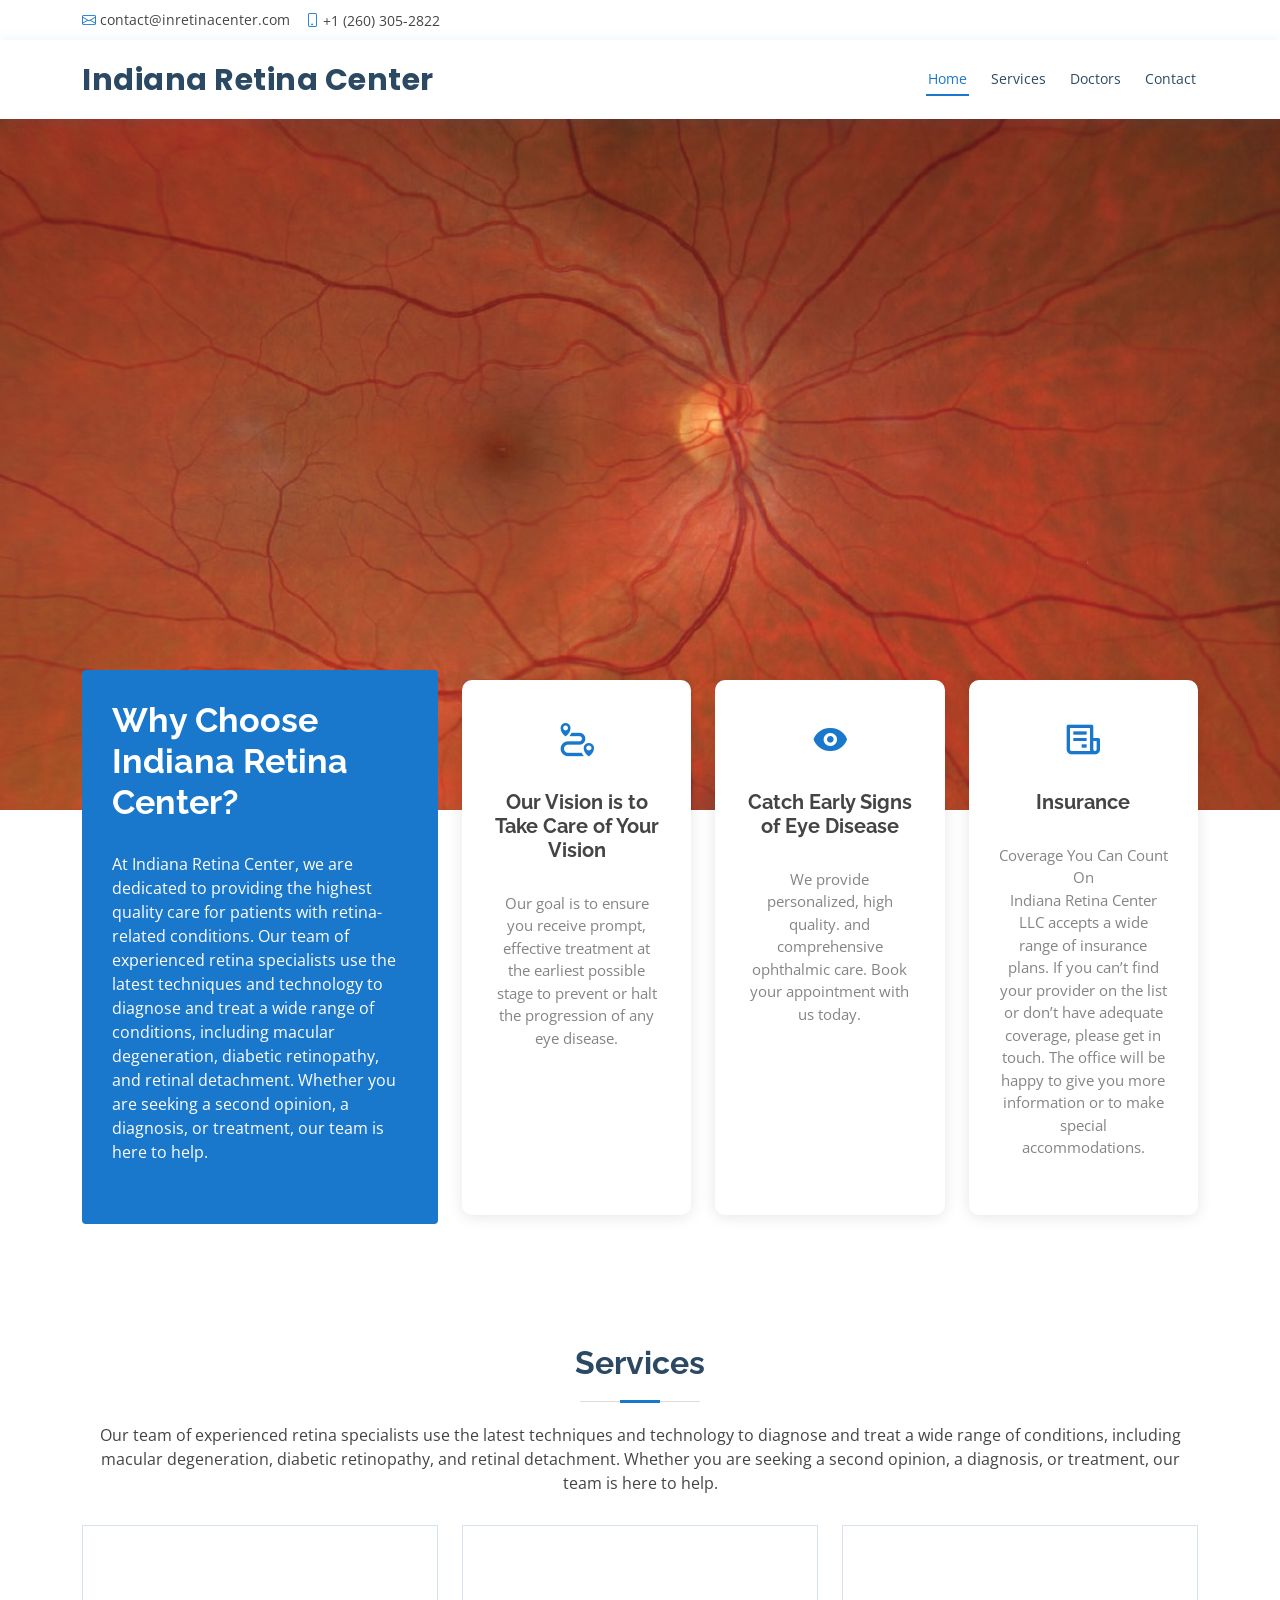
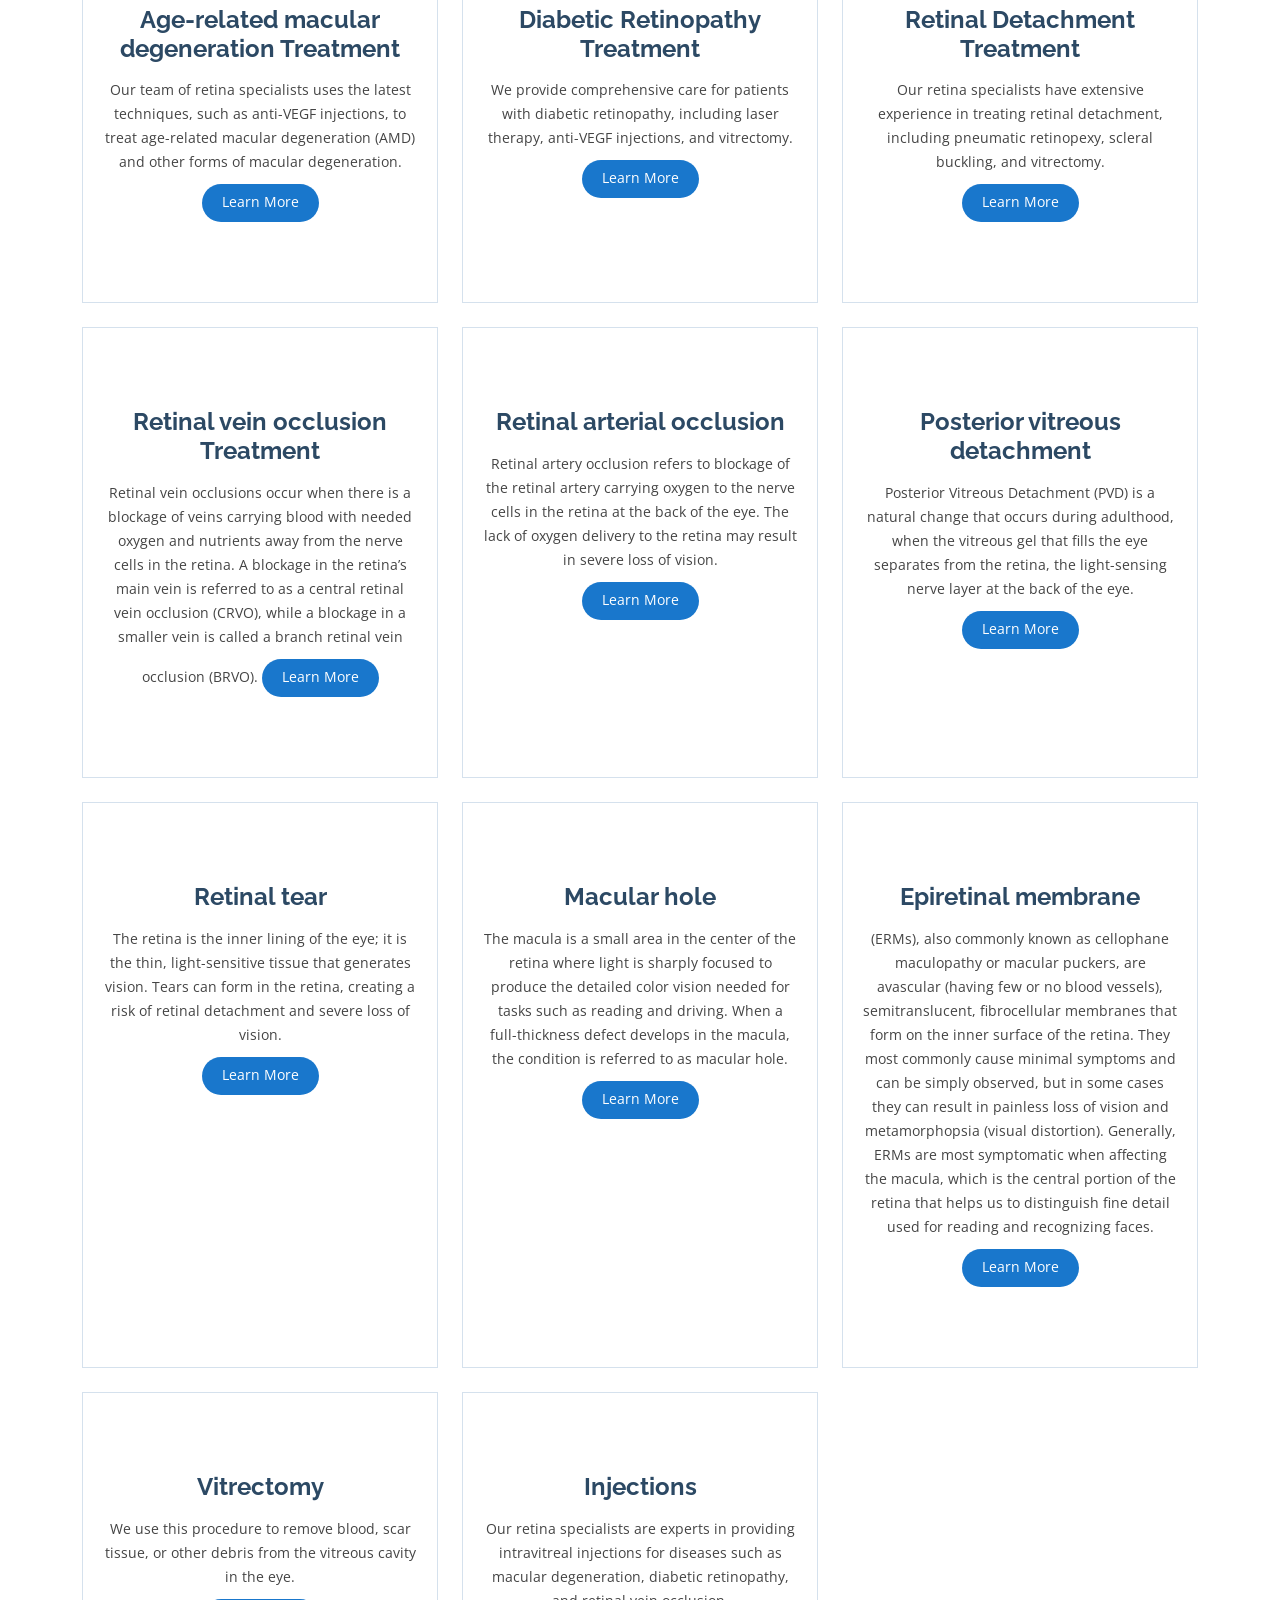
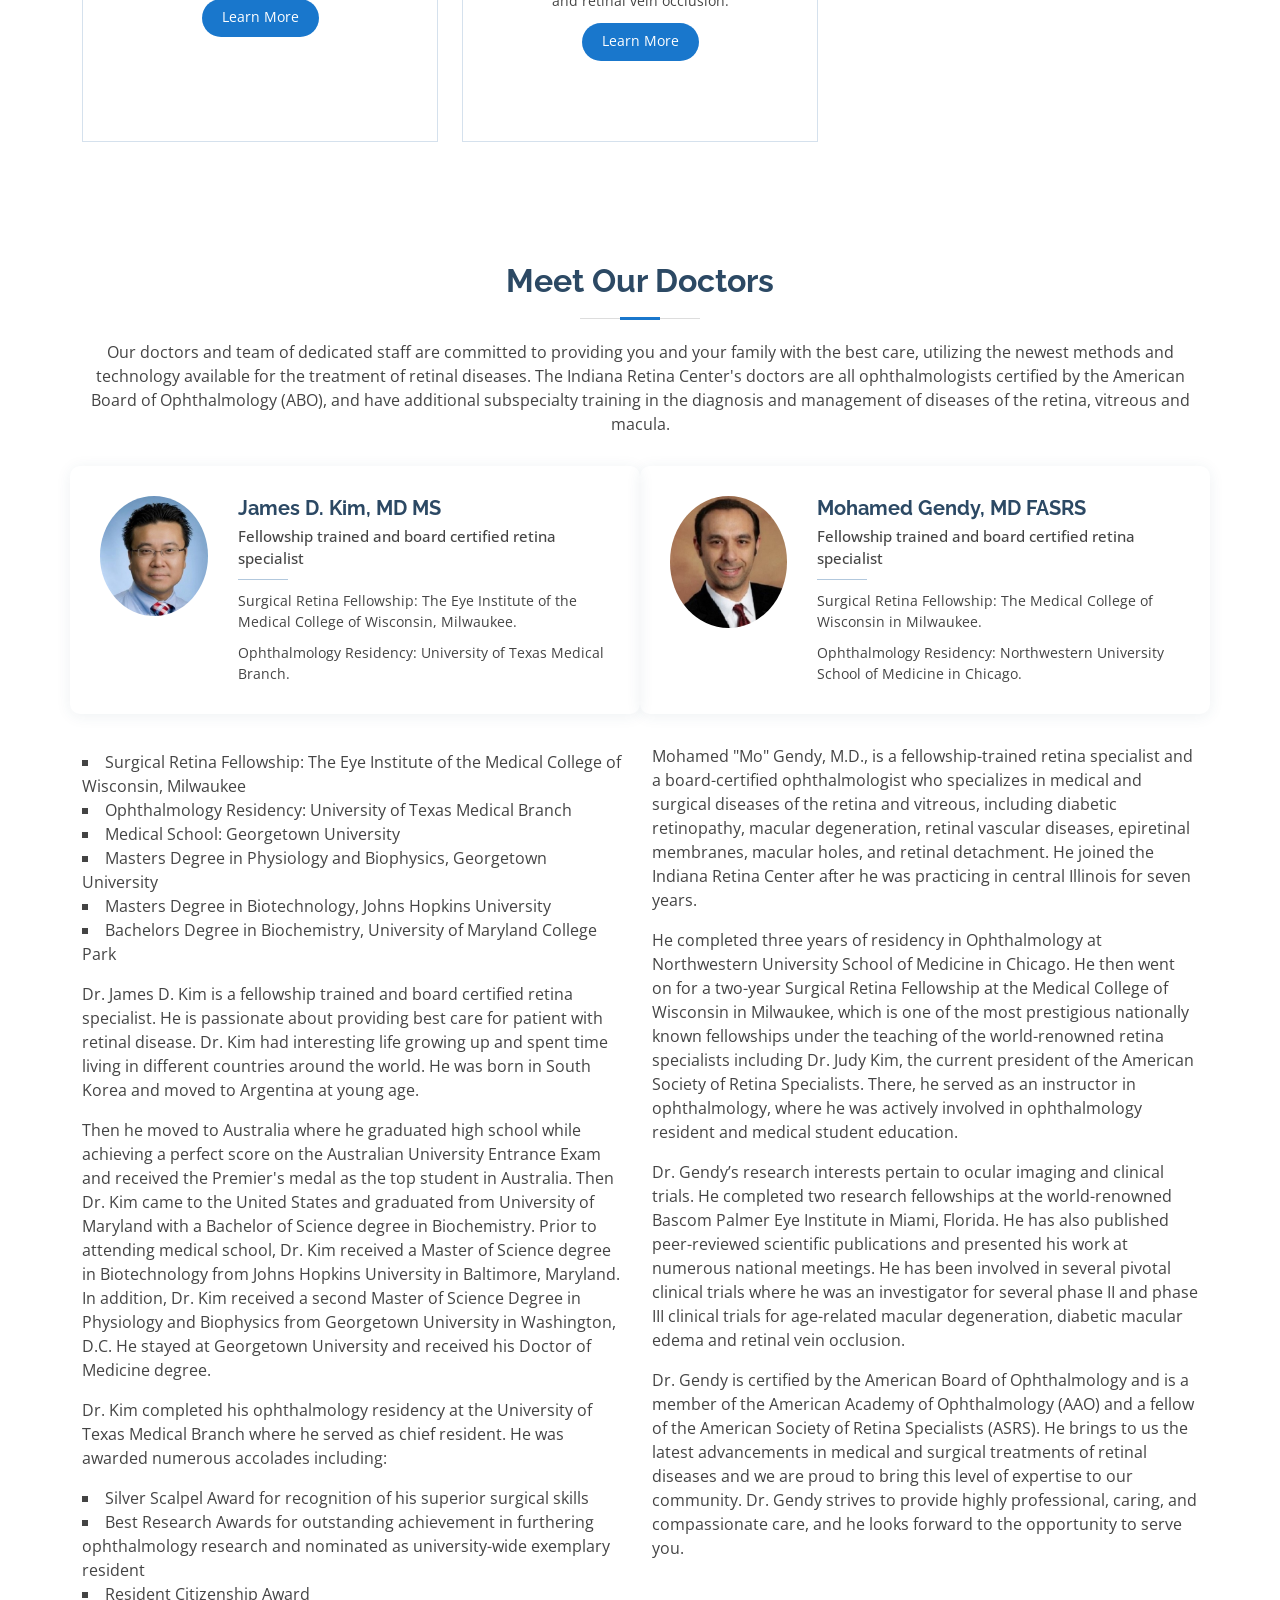
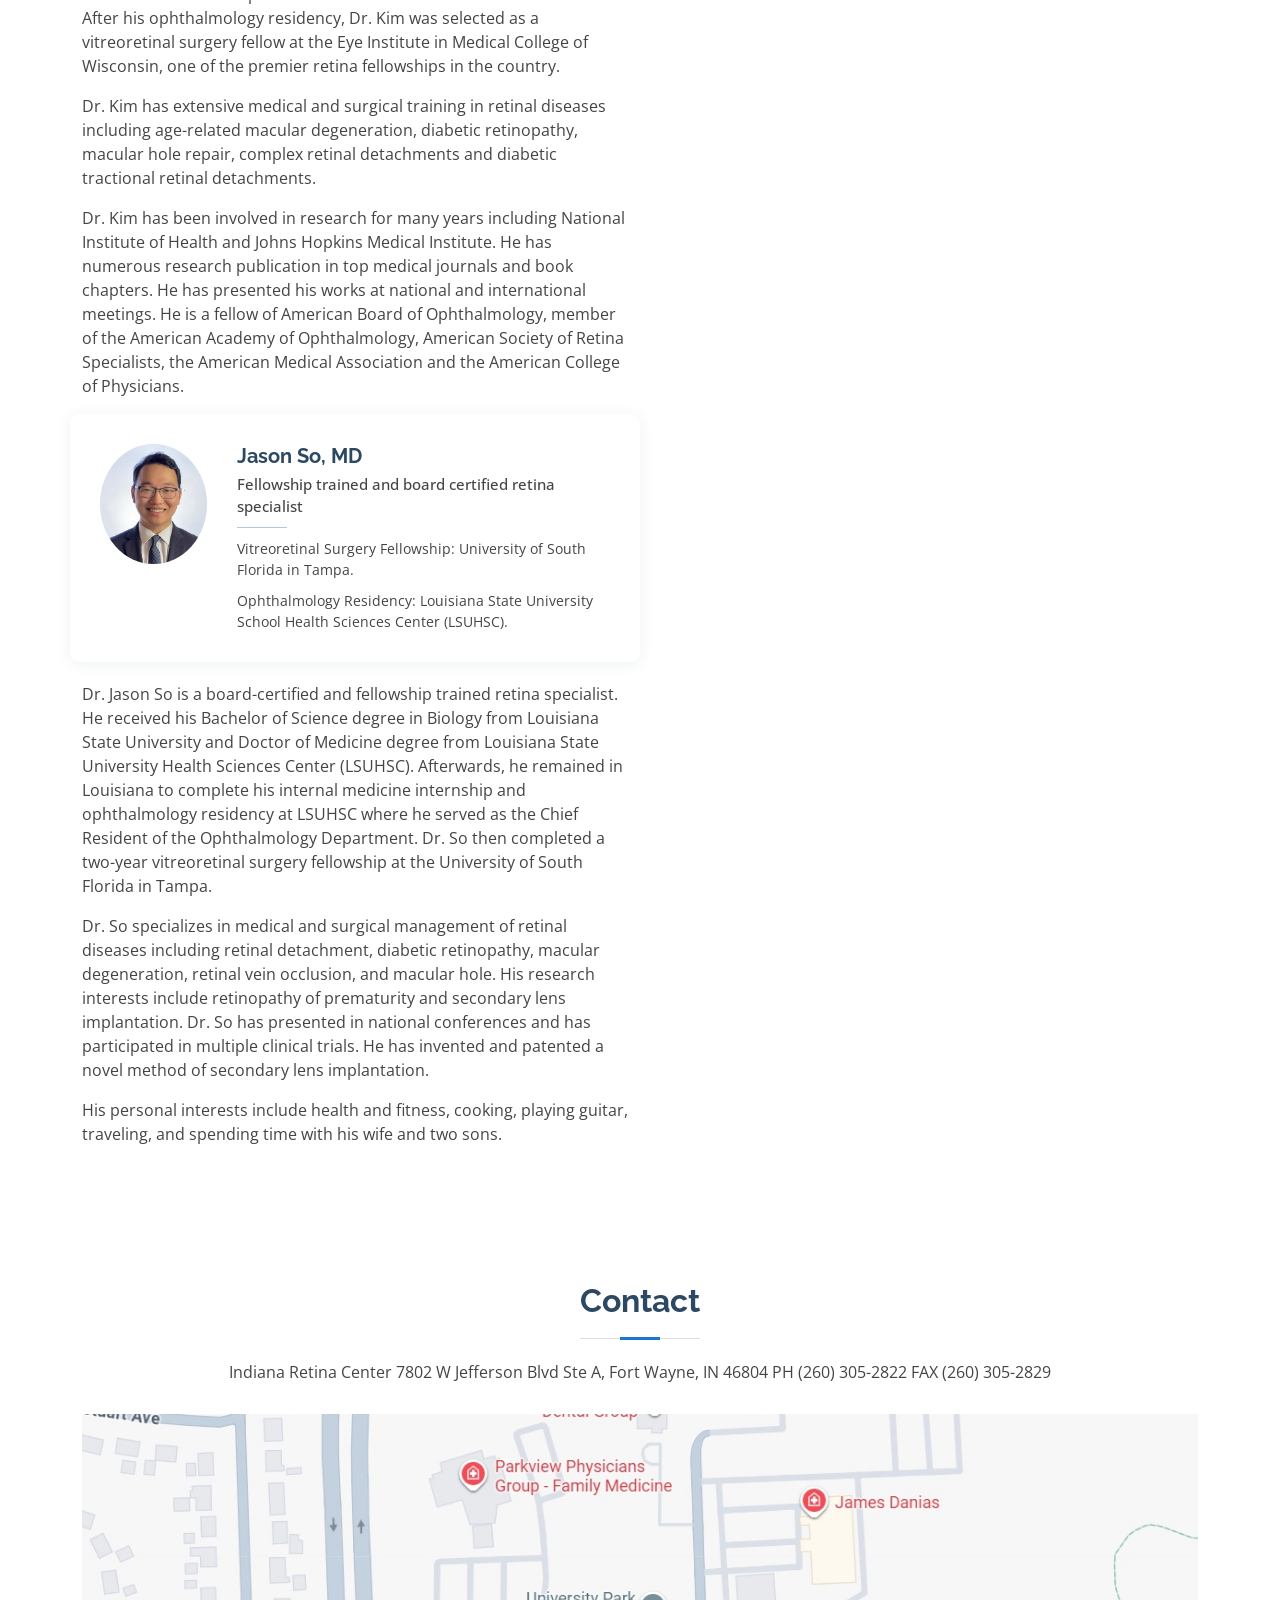
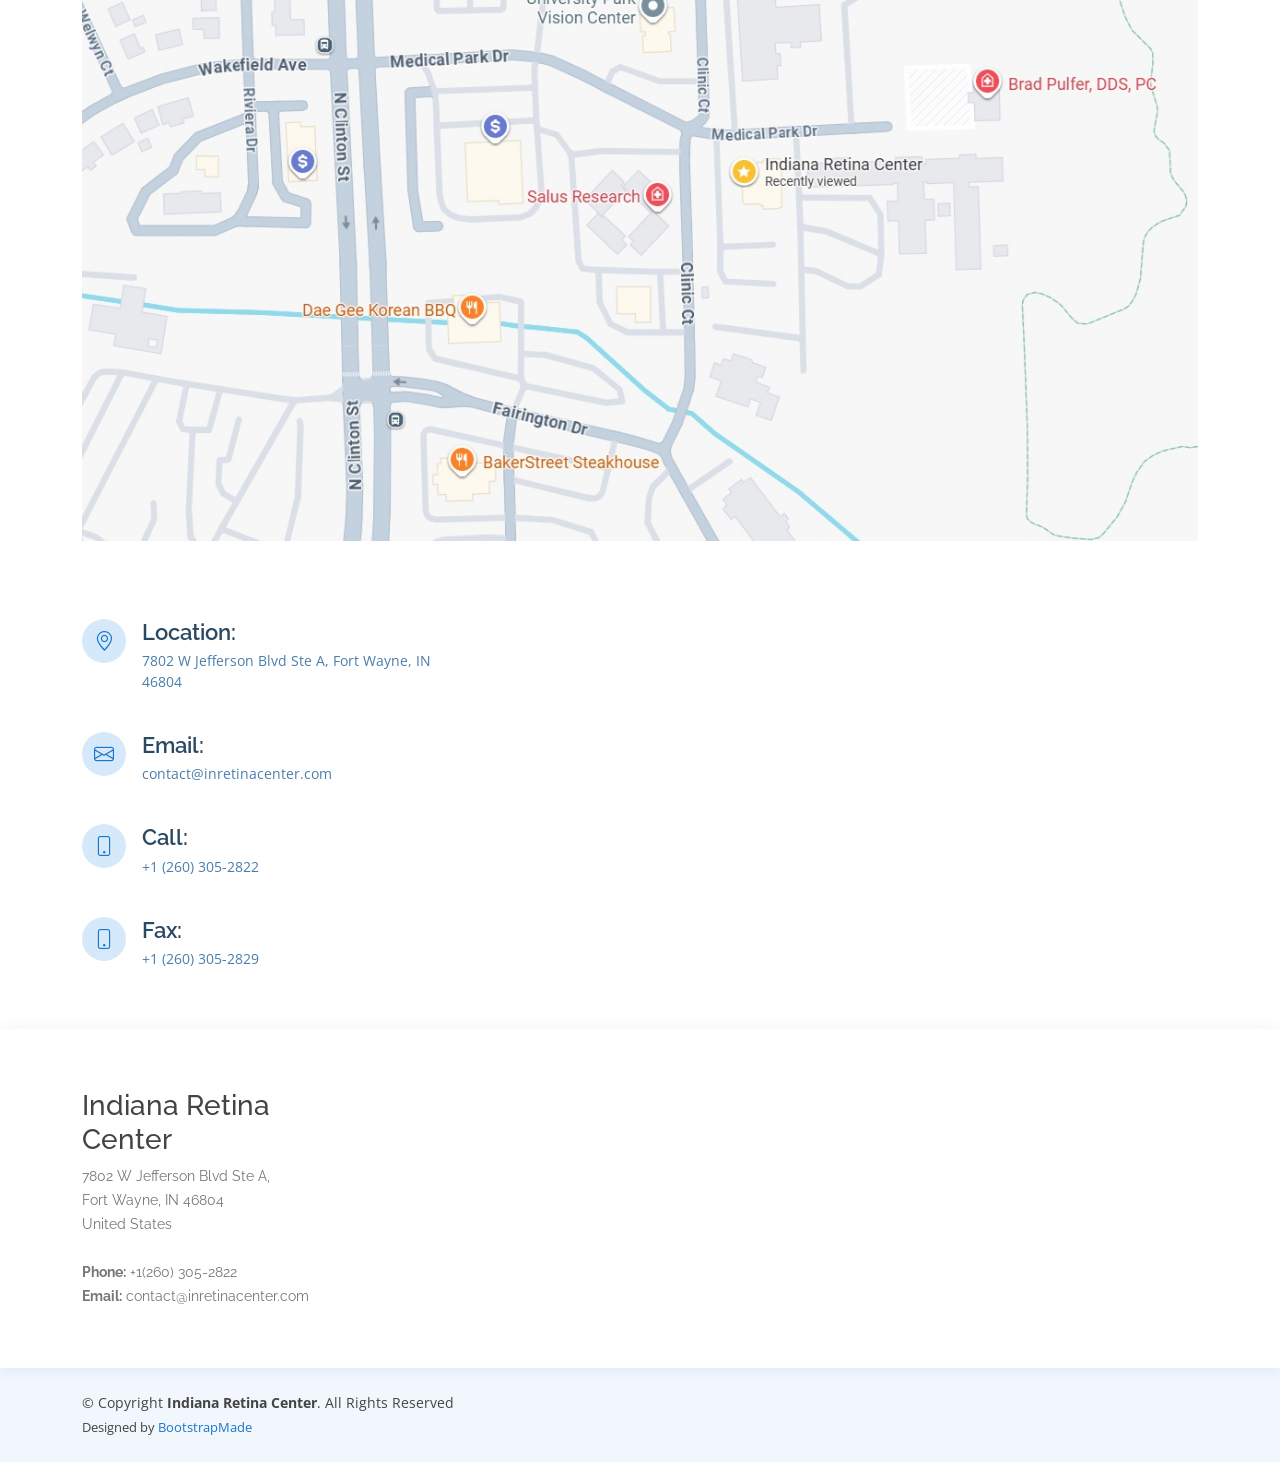
<file: index old.html>
<!DOCTYPE html>
<html lang="en">

<head>
  <meta charset="utf-8">
  <meta content="width=device-width, initial-scale=1.0" name="viewport">

  <title>Indiana Retina Center</title>
  <meta content="" name="description">
  <meta content="" name="keywords">

  <!-- Favicons -->
  <link href="assets/img/favicon.png" rel="icon">
  <link href="assets/img/apple-touch-icon.png" rel="apple-touch-icon">

  <!-- Google Fonts -->
  <link href="https://fonts.googleapis.com/css?family=Open+Sans:300,300i,400,400i,600,600i,700,700i|Raleway:300,300i,400,400i,500,500i,600,600i,700,700i|Poppins:300,300i,400,400i,500,500i,600,600i,700,700i" rel="stylesheet">

  <!-- Vendor CSS Files -->
  <link href="assets/vendor/fontawesome-free/css/all.min.css" rel="stylesheet">
  <link href="assets/vendor/animate.css/animate.min.css" rel="stylesheet">
  <link href="assets/vendor/bootstrap/css/bootstrap.min.css" rel="stylesheet">
  <link href="assets/vendor/bootstrap-icons/bootstrap-icons.css" rel="stylesheet">
  <link href="assets/vendor/boxicons/css/boxicons.min.css" rel="stylesheet">
  <link href="assets/vendor/glightbox/css/glightbox.min.css" rel="stylesheet">
  <link href="assets/vendor/remixicon/remixicon.css" rel="stylesheet">
  <link href="assets/vendor/swiper/swiper-bundle.min.css" rel="stylesheet">

  <!-- Template Main CSS File -->
  <link href="assets/css/style.css" rel="stylesheet">

  <!-- =======================================================
  * Template Name: medical- v4.10.0
  * Template URL: https://bootstrapmade.com/Indiana Retina Center-free-medical-bootstrap-theme/
  * Author: BootstrapMade.com
  * License: https://bootstrapmade.com/license/
  ======================================================== -->
</head>

<body>

  <!-- ======= Top Bar ======= -->
  <div id="topbar" class="d-flex align-items-center fixed-top">
    <div class="container d-flex justify-content-between">
      <div class="contact-info d-flex align-items-center">
        <i class="bi bi-envelope"></i> <a href="mailto:contact@inretinacenter.com">contact@inretinacenter.com</a>
        <i class="bi bi-phone"></i> +1 (260) 305-2822 
      </div>

    </div>
  </div>

  <!-- ======= Header ======= -->
  <header id="header" class="fixed-top">
    <div class="container d-flex align-items-center">

      <h1 class="logo me-auto"><a href="index.html">Indiana Retina Center</a></h1>
      <!-- Uncomment below if you prefer to use an image logo -->
      <!-- <a href="index.html" class="logo me-auto"><img src="assets/img/logo.png" alt="" class="img-fluid"></a>-->

      <nav id="navbar" class="navbar order-last order-lg-0">
        <ul>
          <li><a class="nav-link scrollto active" href="#hero">Home</a></li>
          <li   style="display:none"><a class="nav-link scrollto" href="#about">About</a></li>
          <li><a class="nav-link scrollto" href="#services">Services</a></li>
          <li  style="display:none"><a class="nav-link scrollto" href="#departments">Departments</a></li>
          <li><a class="nav-link scrollto" href="#doctors">Doctors</a></li>

          <li><a class="nav-link scrollto" href="#contact">Contact</a></li>
        </ul>
        <i class="bi bi-list mobile-nav-toggle"></i>
      </nav><!-- .navbar -->

      <a style="display:none" href="#contact" class="appointment-btn scrollto">
        <span class="d-none d-md-inline">Make an</span> Appointment</a>

    </div>
  </header><!-- End Header -->

  <!-- ======= Hero Section ======= -->
  <section id="hero" class="d-flex align-items-center">
    <div class="container">

    <div style="display:none">
      <h1>Indiana  Retina<span style="color:white;ext-shadow: 1px 1px 2px pink; "> Center</span></h1>
      <h2 style="width:50%">We use the most up-to-date diagnostic, medical, surgical,
        and non-surgical methods to provide personalized treatment
        for your eye care needs.</h2>
      <a href="#contact" class="btn-get-started scrollto">Get Started</a>
    </div>
    </div>
  </section><!-- End Hero -->

  <main id="main">

    <!-- ======= Why Us Section ======= -->
    <section id="why-us" class="why-us">
      <div class="container">

        <div class="row">
          <div class="col-lg-4 d-flex align-items-stretch">
            <div class="content">
              <h3>Why Choose Indiana Retina Center?</h3>
              <p>
                At Indiana Retina Center, we are dedicated to providing the highest quality care for patients with retina-related conditions. Our team of experienced retina specialists use the latest techniques and technology to diagnose and treat a wide range of conditions, including macular degeneration, diabetic retinopathy, and retinal detachment. Whether you are seeking a second opinion, a diagnosis, or treatment, our team is here to help.
              </p>
              <div class="text-center"  style="display:none" >
                <a href="#" class="more-btn">Learn More <i class="bx bx-chevron-right"></i></a>
              </div>
            </div>
          </div>
          <div class="col-lg-8 d-flex align-items-stretch">
            <div class="icon-boxes d-flex flex-column justify-content-center">
              <div class="row">
                <div class="col-xl-4 d-flex align-items-stretch">
                  <div class="icon-box mt-4 mt-xl-0">
                    <i class="bx bx-trip"></i>
                    <h4>Our Vision is to Take Care of Your Vision</h4>
                    <p>Our goal is to ensure you receive prompt, effective treatment at the earliest possible stage to prevent or halt the progression of any eye disease.</p>
                  </div>
                </div>
                
                

                <div class="col-xl-4 d-flex align-items-stretch">
                  <div class="icon-box mt-4 mt-xl-0">
                    <i class="bx bxs-show"></i>
                    <h4>Catch Early Signs of Eye Disease  
                    </h4>
                    <p>We provide personalized, high quality. 
                      and comprehensive ophthalmic care. 
                      Book your appointment with us today.</p>
                  </div>
                </div>

                
                <div class="col-xl-4 d-flex align-items-stretch">
                  <div class="icon-box mt-4 mt-xl-0">
                    <i class="bx bx-receipt"></i>
                    <h4>Insurance</h4>
                    <p>
                      Coverage You Can Count On
                      <br>
                      Indiana Retina Center LLC accepts a wide range of insurance plans. If you can’t find your provider on the list or don’t have adequate coverage, please get in touch. The office will be happy to give you more information or to make special accommodations.</p>
                  </div>
                </div>
              </div>
            </div><!-- End .content-->
          </div>
        </div>

      </div>
    </section><!-- End Why Us Section -->

    <!-- ======= About Section ======= -->
    <section id="about" class="about"  style="display:none">
      <div class="container-fluid">

        <div class="row">
          <div class="col-xl-5 col-lg-6 video-box d-flex justify-content-center align-items-stretch position-relative">
            <a href="https://www.youtube.com/watch?v=jDDaplaOz7Q" class="glightbox play-btn mb-4"></a>
          </div>

          <div class="col-xl-7 col-lg-6 icon-boxes d-flex flex-column align-items-stretch justify-content-center py-5 px-lg-5">
            <h3>Enim quis est voluptatibus aliquid consequatur fugiat</h3>
            <p>Esse voluptas cumque vel exercitationem. Reiciendis est hic accusamus. Non ipsam et sed minima temporibus laudantium. Soluta voluptate sed facere corporis dolores excepturi. Libero laboriosam sint et id nulla tenetur. Suscipit aut voluptate.</p>

            <div class="icon-box">
              <div class="icon"><i class="bx bx-fingerprint"></i></div>
              <h4 class="title"><a href="">Lorem Ipsum</a></h4>
              <p class="description">Voluptatum deleniti atque corrupti quos dolores et quas molestias excepturi sint occaecati cupiditate non provident</p>
            </div>

            <div class="icon-box">
              <div class="icon"><i class="bx bx-gift"></i></div>
              <h4 class="title"><a href="">Nemo Enim</a></h4>
              <p class="description">At vero eos et accusamus et iusto odio dignissimos ducimus qui blanditiis praesentium voluptatum deleniti atque</p>
            </div>

            <div class="icon-box">
              <div class="icon"><i class="bx bx-atom"></i></div>
              <h4 class="title"><a href="">Dine Pad</a></h4>
              <p class="description">Explicabo est voluptatum asperiores consequatur magnam. Et veritatis odit. Sunt aut deserunt minus aut eligendi omnis</p>
            </div>

          </div>
        </div>

      </div>
    </section><!-- End About Section -->

    <!-- ======= Counts Section ======= -->
    <section id="counts" class="counts"   style="display:none">
      <div class="container">

        <div class="row">

          <div class="col-lg-3 col-md-6">
            <div class="count-box">
              <i class="fas fa-user-md"></i>
              <span data-purecounter-start="0" data-purecounter-end="85" data-purecounter-duration="1" class="purecounter"></span>
              <p>Doctors</p>
            </div>
          </div>

          <div class="col-lg-3 col-md-6 mt-5 mt-md-0">
            <div class="count-box">
              <i class="far fa-hospital"></i>
              <span data-purecounter-start="0" data-purecounter-end="18" data-purecounter-duration="1" class="purecounter"></span>
              <p>Departments</p>
            </div>
          </div>

          <div class="col-lg-3 col-md-6 mt-5 mt-lg-0">
            <div class="count-box">
              <i class="fas fa-flask"></i>
              <span data-purecounter-start="0" data-purecounter-end="12" data-purecounter-duration="1" class="purecounter"></span>
              <p>Research Labs</p>
            </div>
          </div>

          <div class="col-lg-3 col-md-6 mt-5 mt-lg-0">
            <div class="count-box">
              <i class="fas fa-award"></i>
              <span data-purecounter-start="0" data-purecounter-end="150" data-purecounter-duration="1" class="purecounter"></span>
              <p>Awards</p>
            </div>
          </div>

        </div>

      </div>
    </section><!-- End Counts Section -->

    <!-- ======= Services Section ======= -->
    <section id="services" class="services">
      <div class="container">

        <div class="section-title">
          <h2>Services</h2>
          <p>Our team of experienced retina specialists use the latest techniques and technology to diagnose and treat a wide range of conditions, including macular degeneration, diabetic retinopathy, and retinal detachment. Whether you are seeking a second opinion, a diagnosis, or treatment, our team is here to help.</p>
        </div>

        <div class="row">
          <div class="col-lg-4 col-md-6 d-flex align-items-stretch">
            <div class="icon-box">
              <div class="icon"  style="display:none;"><i class="fas fa-notes-medical"></i></div>
              <h4><a href="">Age-related macular degeneration Treatment</a></h4>
              <p> Our team of retina specialists uses the latest techniques, such as anti-VEGF injections, 
                to treat age-related macular degeneration (AMD) and other forms of macular degeneration.
                <a  target="_blank"  href="https://www.asrs.org/patients/retinal-diseases/2/age-related-macular-degeneration" 
                 class="more-btn">Learn More</a>
            </div>
          </div>

          <div class="col-lg-4 col-md-6 d-flex align-items-stretch mt-4 mt-md-0">
            <div class="icon-box">
              <div class="icon"  style="display:none;"><i class="fas fa-notes-medical"></i></div>
              <h4><a href="">Diabetic Retinopathy Treatment</a></h4>
              <p>We provide comprehensive care for patients with diabetic retinopathy, including laser therapy, anti-VEGF injections, and vitrectomy.
                <br><a  target="_blank"  href="https://www.asrs.org/patients/retinal-diseases/3/diabetic-retinopathy"
                class="more-btn">Learn More</a>
              </p>
            </div>
          </div>

          <div class="col-lg-4 col-md-6 d-flex align-items-stretch mt-4 mt-lg-0">
            <div class="icon-box">
              <div class="icon"  style="display:none;"><i class="fas fa-notes-medical"></i></div>
              <h4><a href="">Retinal Detachment Treatment</a></h4>
              <p>Our retina specialists have extensive experience in treating retinal detachment, including pneumatic retinopexy, scleral buckling, and vitrectomy.
                <br><a  target="_blank"  href="https://www.asrs.org/patients/retinal-diseases/6/retinal-detachment"
                class="more-btn">Learn More</a>
              </p>
            </div>
          </div>

          <div class="col-lg-4 col-md-6 d-flex align-items-stretch mt-4">
            <div class="icon-box">
              <div class="icon"  style="display:none;"><i class="fas fa-notes-medical"></i></div>
              <h4><a href="">Retinal vein occlusion Treatment</a></h4>
              <p>Retinal vein occlusions occur when there is a blockage of veins carrying  blood with needed oxygen and nutrients away from the nerve cells in the retina. A blockage in the retina’s main vein is referred to as a central retinal vein occlusion (CRVO), while a blockage in a smaller vein is called a branch retinal vein occlusion (BRVO).
                <a target="_blank" href="https://www.asrs.org/patients/retinal-diseases/24/branch-retinal-vein-occlusion"
                class="more-btn">Learn More</a>

              </p>
            </div>
          </div>

          <div class="col-lg-4 col-md-6 d-flex align-items-stretch mt-4">
            <div class="icon-box">
              <div class="icon"  style="display:none;"><i class="fas fa-notes-medical"></i></div>
              <h4><a href="">Retinal arterial occlusion</a></h4>
              <p>Retinal artery occlusion refers to blockage of the retinal artery carrying oxygen to the nerve cells in the retina at the back of the eye. 
                The lack of oxygen delivery to the retina may result in severe loss of vision.
                <br><a target="_blank"  href="https://www.asrs.org/patients/retinal-diseases/32/retinal-artery-occlusion"
                class="more-btn">Learn More</a>
                
              </p>
            </div>
          </div>

          <div class="col-lg-4 col-md-6 d-flex align-items-stretch mt-4">
            <div class="icon-box">
              <div class="icon"  style="display:none;"><i class="fas fa-notes-medical"></i></div>
              <h4><a href=""> Posterior vitreous detachment</a></h4>
              <p>Posterior Vitreous Detachment (PVD) is a natural change that occurs during adulthood, when the vitreous gel that fills the eye separates from the retina, 
                the light-sensing nerve layer at the back of the eye.
                <br><a target="_blank"  href="https://www.asrs.org/patients/retinal-diseases/9/posterior-vitreous-detachment"
                class="more-btn">Learn More</a>
                
              </p>
            </div>
          </div>
          <div class="col-lg-4 col-md-6 d-flex align-items-stretch mt-4">
            <div class="icon-box">
              <div class="icon"  style="display:none;"><i class="fas fa-notes-medical"></i></div>
              <h4><a href="">Retinal tear</a></h4>
              <p>  The retina is the inner lining of the eye; it is the thin, light-sensitive tissue that generates vision. 
                Tears can form in the retina, creating a risk of retinal detachment and severe loss of vision.
                <br><a target="_blank"  href="https://www.asrs.org/patients/retinal-diseases/26/retinal-tears"
                class="more-btn">Learn More</a>
              </p>
            </div>
          </div>

          <div class="col-lg-4 col-md-6 d-flex align-items-stretch mt-4">
            <div class="icon-box">
              <div class="icon" style="display:none;"><i class="fas fa-notes-medical" ></i></div>
              <h4><a href="">Macular hole</a></h4>
              <p> The macula is a small area in the center of the retina where light is sharply focused to produce the detailed color vision needed for tasks such as reading and driving.
                 When a full-thickness defect develops in the macula, the condition is referred to as macular hole.
                <br><a target="_blank"  href="https://www.asrs.org/patients/retinal-diseases/4/macular-hole" 
                class="more-btn">Learn More</a>
              </p>
            </div>
          </div>
          <div class="col-lg-4 col-md-6 d-flex align-items-stretch mt-4">
            <div class="icon-box">
              <div class="icon"  style="display:none;"><i class="fas fa-notes-medical"></i></div>
              <h4><a href="">Epiretinal membrane</a></h4>
              <p>   (ERMs), also commonly known as cellophane maculopathy or macular puckers, are avascular (having few or no blood vessels), semitranslucent, fibrocellular membranes that form on the inner surface of the retina. They most commonly cause minimal symptoms and can be simply observed, but in some cases they can result in painless loss of vision and metamorphopsia (visual distortion). Generally, ERMs are most symptomatic when affecting the macula, 
                which is the central portion of the retina that helps us to distinguish fine detail used for reading and recognizing faces.
                <br><a target="_blank"  href="https://www.asrs.org/patients/retinal-diseases/19/epiretinal-membranes" 
                class="more-btn">Learn More</a>
              </p>
            </div>
          </div>
 

          <div class="col-lg-4 col-md-6 d-flex align-items-stretch mt-4">
            <div class="icon-box">
              <div class="icon"  style="display:none;"><i class="fas fa-notes-medical"></i></div>
              <h4><a href="">Vitrectomy</a></h4>
              <p>We use this procedure to remove blood, scar tissue, or other debris from the vitreous cavity in the eye.
                <br><a target="_blank" href="https://www.asrs.org/patients/retinal-diseases/25/vitrectomy"
                class="more-btn">Learn More</a>
              </p>
            </div>
          </div>

          <div class="col-lg-4 col-md-6 d-flex align-items-stretch mt-4">
            <div class="icon-box">
              <div class="icon"  style="display:none;"><i class="fas fa-notes-medical"></i></div>
              <h4><a href="">Injections</a></h4>
              <p>Our retina specialists are experts in providing intravitreal injections for diseases such as macular degeneration, diabetic retinopathy, and retinal vein occlusion.
                <br><a target="_blank"  href="https://www.asrs.org/patients/retinal-diseases/33/intravitreal-injections" 
                class="more-btn">Learn More</a>
                
              </p>
            </div>
          </div>



        </div>

      </div>
    </section><!-- End Services Section -->

    <!-- ======= Appointment Section ======= -->
    <section id="appointment" class="appointment section-bg" style="display:none">
      <div class="container">

        <div class="section-title">
          <h2>Make an Appointment</h2>
          <p>Magnam dolores commodi suscipit. Necessitatibus eius consequatur ex aliquid fuga eum quidem. Sit sint consectetur velit. Quisquam quos quisquam cupiditate. Et nemo qui impedit suscipit alias ea. Quia fugiat sit in iste officiis commodi quidem hic quas.</p>
        </div>

        <form action="forms/appointment.php" method="post" role="form" class="php-email-form">
          <div class="row">
            <div class="col-md-4 form-group">
              <input type="text" name="name" class="form-control" id="name" placeholder="Your Name" data-rule="minlen:4" data-msg="Please enter at least 4 chars">
              <div class="validate"></div>
            </div>
            <div class="col-md-4 form-group mt-3 mt-md-0">
              <input type="email" class="form-control" name="email" id="email" placeholder="Your Email" data-rule="email" data-msg="Please enter a valid email">
              <div class="validate"></div>
            </div>
            <div class="col-md-4 form-group mt-3 mt-md-0">
              <input type="tel" class="form-control" name="phone" id="phone" placeholder="Your Phone" data-rule="minlen:4" data-msg="Please enter at least 4 chars">
              <div class="validate"></div>
            </div>
          </div>
          <div class="row">
            <div class="col-md-4 form-group mt-3">
              <input type="datetime" name="date" class="form-control datepicker" id="date" placeholder="Appointment Date" data-rule="minlen:4" data-msg="Please enter at least 4 chars">
              <div class="validate"></div>
            </div>
            <div class="col-md-4 form-group mt-3">
              <select name="department" id="department" class="form-select">
                <option value="">Select Department</option>
                <option value="Department 1">Department 1</option>
                <option value="Department 2">Department 2</option>
                <option value="Department 3">Department 3</option>
              </select>
              <div class="validate"></div>
            </div>
            <div class="col-md-4 form-group mt-3">
              <select name="doctor" id="doctor" class="form-select">
                <option value="">Select Doctor</option>
                <option value="Doctor 1">Doctor 1</option>
                <option value="Doctor 2">Doctor 2</option>
                <option value="Doctor 3">Doctor 3</option>
              </select>
              <div class="validate"></div>
            </div>
          </div>

          <div class="form-group mt-3">
            <textarea class="form-control" name="message" rows="5" placeholder="Message (Optional)"></textarea>
            <div class="validate"></div>
          </div>
          <div class="mb-3">
            <div class="loading">Loading</div>
            <div class="error-message"></div>
            <div class="sent-message">Your appointment request has been sent successfully. Thank you!</div>
          </div>
          <div class="text-center"><button type="submit">Make an Appointment</button></div>
        </form>

      </div>
    </section><!-- End Appointment Section -->

    <!-- ======= Departments Section ======= -->
    <section id="departments" class="departments"  style="display:none">
      <div class="container">

        <div class="section-title">
          <h2>Departments</h2>
          <p>Magnam dolores commodi suscipit. Necessitatibus eius consequatur ex aliquid fuga eum quidem. Sit sint consectetur velit. Quisquam quos quisquam cupiditate. Et nemo qui impedit suscipit alias ea. Quia fugiat sit in iste officiis commodi quidem hic quas.</p>
        </div>

        <div class="row gy-4">
          <div class="col-lg-3">
            <ul class="nav nav-tabs flex-column">
              <li class="nav-item">
                <a class="nav-link active show" data-bs-toggle="tab" href="#tab-1">Cardiology</a>
              </li>
              <li class="nav-item">
                <a class="nav-link" data-bs-toggle="tab" href="#tab-2">Neurology</a>
              </li>
              <li class="nav-item">
                <a class="nav-link" data-bs-toggle="tab" href="#tab-3">Hepatology</a>
              </li>
              <li class="nav-item">
                <a class="nav-link" data-bs-toggle="tab" href="#tab-4">Pediatrics</a>
              </li>
              <li class="nav-item">
                <a class="nav-link" data-bs-toggle="tab" href="#tab-5">Eye Care</a>
              </li>
            </ul>
          </div>
          <div class="col-lg-9">
            <div class="tab-content">
              <div class="tab-pane active show" id="tab-1">
                <div class="row gy-4">
                  <div class="col-lg-8 details order-2 order-lg-1">
                    <h3>Cardiology</h3>
                    <p class="fst-italic">Qui laudantium consequatur laborum sit qui ad sapiente dila parde sonata raqer a videna mareta paulona marka</p>
                    <p>Et nobis maiores eius. Voluptatibus ut enim blanditiis atque harum sint. Laborum eos ipsum ipsa odit magni. Incidunt hic ut molestiae aut qui. Est repellat minima eveniet eius et quis magni nihil. Consequatur dolorem quaerat quos qui similique accusamus nostrum rem vero</p>
                  </div>
                  <div class="col-lg-4 text-center order-1 order-lg-2">
                    <img src="assets/img/departments-1.jpg" alt="" class="img-fluid">
                  </div>
                </div>
              </div>
              <div class="tab-pane" id="tab-2">
                <div class="row gy-4">
                  <div class="col-lg-8 details order-2 order-lg-1">
                    <h3>Et blanditiis nemo veritatis excepturi</h3>
                    <p class="fst-italic">Qui laudantium consequatur laborum sit qui ad sapiente dila parde sonata raqer a videna mareta paulona marka</p>
                    <p>Ea ipsum voluptatem consequatur quis est. Illum error ullam omnis quia et reiciendis sunt sunt est. Non aliquid repellendus itaque accusamus eius et velit ipsa voluptates. Optio nesciunt eaque beatae accusamus lerode pakto madirna desera vafle de nideran pal</p>
                  </div>
                  <div class="col-lg-4 text-center order-1 order-lg-2">
                    <img src="assets/img/departments-2.jpg" alt="" class="img-fluid">
                  </div>
                </div>
              </div>
              <div class="tab-pane" id="tab-3">
                <div class="row gy-4">
                  <div class="col-lg-8 details order-2 order-lg-1">
                    <h3>Impedit facilis occaecati odio neque aperiam sit</h3>
                    <p class="fst-italic">Eos voluptatibus quo. Odio similique illum id quidem non enim fuga. Qui natus non sunt dicta dolor et. In asperiores velit quaerat perferendis aut</p>
                    <p>Iure officiis odit rerum. Harum sequi eum illum corrupti culpa veritatis quisquam. Neque necessitatibus illo rerum eum ut. Commodi ipsam minima molestiae sed laboriosam a iste odio. Earum odit nesciunt fugiat sit ullam. Soluta et harum voluptatem optio quae</p>
                  </div>
                  <div class="col-lg-4 text-center order-1 order-lg-2">
                    <img src="assets/img/departments-3.jpg" alt="" class="img-fluid">
                  </div>
                </div>
              </div>
              <div class="tab-pane" id="tab-4">
                <div class="row gy-4">
                  <div class="col-lg-8 details order-2 order-lg-1">
                    <h3>Fuga dolores inventore laboriosam ut est accusamus laboriosam dolore</h3>
                    <p class="fst-italic">Totam aperiam accusamus. Repellat consequuntur iure voluptas iure porro quis delectus</p>
                    <p>Eaque consequuntur consequuntur libero expedita in voluptas. Nostrum ipsam necessitatibus aliquam fugiat debitis quis velit. Eum ex maxime error in consequatur corporis atque. Eligendi asperiores sed qui veritatis aperiam quia a laborum inventore</p>
                  </div>
                  <div class="col-lg-4 text-center order-1 order-lg-2">
                    <img src="assets/img/departments-4.jpg" alt="" class="img-fluid">
                  </div>
                </div>
              </div>
              <div class="tab-pane" id="tab-5">
                <div class="row gy-4">
                  <div class="col-lg-8 details order-2 order-lg-1">
                    <h3>Est eveniet ipsam sindera pad rone matrelat sando reda</h3>
                    <p class="fst-italic">Omnis blanditiis saepe eos autem qui sunt debitis porro quia.</p>
                    <p>Exercitationem nostrum omnis. Ut reiciendis repudiandae minus. Omnis recusandae ut non quam ut quod eius qui. Ipsum quia odit vero atque qui quibusdam amet. Occaecati sed est sint aut vitae molestiae voluptate vel</p>
                  </div>
                  <div class="col-lg-4 text-center order-1 order-lg-2">
                    <img src="assets/img/departments-5.jpg" alt="" class="img-fluid">
                  </div>
                </div>
              </div>
            </div>
          </div>
        </div>

      </div>
    </section><!-- End Departments Section -->

    <!-- ======= Doctors Section ======= -->
    <section id="doctors" class="doctors">
      <div class="container">

        <div class="section-title">
          <h2>Meet Our Doctors</h2>
          <p>
            Our doctors and team of dedicated staff are committed to providing you and your family with the best care, utilizing the newest methods and technology available for the treatment of retinal diseases.
            
            The Indiana Retina Center's doctors are all ophthalmologists certified by the American Board of Ophthalmology (ABO), and have additional subspecialty training in the diagnosis and management of diseases of the retina, vitreous and macula.</p>
        </div>

        <div class="row">

          <div class="col-lg-6">
            <div class="row">
              <div class="member d-flex align-items-start"   style="margin-bottom:20px;">
                <div class="pic"  >
                  <img src="assets/img/doctors/james_kim.jpg" class="img-fluid" alt="">
                </div>
                <div class="member-info" >
                  <h4>James D. Kim, MD MS</h4>
                  <span>Fellowship trained and board certified retina specialist</span>
                  <p>Surgical Retina Fellowship: The Eye Institute of the Medical College of Wisconsin, Milwaukee.</p>
                  
                  <p> Ophthalmology Residency: University of Texas Medical Branch.</p>
                 
                </div>
              </div>
            </div>
            <div class="row">
              <div class="member-info align-items-start">
                <p>
                  <ul  class="press"> 
                <li>Surgical Retina Fellowship: The Eye Institute of the Medical College of Wisconsin, Milwaukee</li>

                <li>Ophthalmology Residency: University of Texas Medical Branch</li>
                
                <li>Medical School: Georgetown University</li>
                
                <li>Masters Degree in Physiology and Biophysics, Georgetown University</li>
                
                <li>Masters Degree in Biotechnology, Johns Hopkins University</li>
                
                <li>Bachelors Degree in Biochemistry, University of Maryland College Park</li>
                </ul>
              </p>
                <p>Dr. James D. Kim is a fellowship trained and board certified retina specialist. He is passionate about providing best care for patient with retinal disease. Dr. Kim had interesting life growing up and spent time living in different countries around the world. He was born in South Korea and moved to Argentina at young age. </ </p>
                <p>
                  Then he moved to Australia where he graduated high school while achieving a perfect score on the Australian University Entrance Exam and received the Premier's medal as the top student in Australia. Then Dr. Kim came to the United States and graduated from University of Maryland with a Bachelor of Science degree in Biochemistry. Prior to attending medical school, Dr. Kim received a Master of Science degree in Biotechnology from Johns Hopkins University in Baltimore, Maryland. In addition, Dr. Kim received a second Master of Science Degree in Physiology and Biophysics from Georgetown University in Washington, D.C. He stayed at Georgetown University and received his Doctor of Medicine degree.</p>
                
                <p>Dr. Kim completed his ophthalmology residency at the University of Texas Medical Branch where he served as chief resident. He was
                awarded numerous accolades including:</p>
                <ul  class="press">
                <li>Silver Scalpel Award for recognition of his superior surgical skills</li>
                <li>Best Research Awards for outstanding achievement in furthering
                ophthalmology research and nominated as university-wide exemplary resident</li>
                
                <li>Resident Citizenship Award</li>
              </ul>
                <p>After his ophthalmology residency, Dr. Kim was selected as a vitreoretinal surgery fellow at the Eye Institute in Medical College of Wisconsin, one of the premier retina fellowships in the country.</p>
                <p>
                Dr. Kim has extensive medical and surgical training in retinal diseases including age-related macular degeneration, diabetic retinopathy, macular hole repair, complex retinal detachments and diabetic tractional retinal detachments.</p>
                <p>
                Dr. Kim has been involved in research for many years including National Institute of Health and Johns Hopkins Medical Institute. He has numerous research publication in top medical journals and book chapters. He has presented his works at national and international
                meetings. He is a fellow of American Board of Ophthalmology, member of the American Academy of Ophthalmology, American Society of Retina Specialists, the American Medical Association and the American College of Physicians.</p>


            


                </div>

            </div>
          </div>
          
          

          <div class="col-lg-6 mt-4 mt-lg-0">
            <div class="row">
            <div class="member d-flex align-items-start"   style="margin-bottom:30px;">
              <div class="pic"><img src="assets/img/doctors/mohamed_gendy.jpg" class="img-fluid" alt=""></div>
              <div class="member-info"   >
                <h4>Mohamed Gendy, MD FASRS</h4>
                <span>Fellowship trained and board certified retina specialist</span>
                <p>Surgical Retina Fellowship: The Medical College of Wisconsin in Milwaukee. </p>
                <p>Ophthalmology Residency: Northwestern University School of Medicine in Chicago.</p>
              </div>
            </div>
            </div>
            <div class="row">
              <div class="member-info align-items-start">
                <p>
                Mohamed "Mo" Gendy, M.D., is a fellowship-trained retina specialist and a
                board-certified ophthalmologist who specializes in medical and surgical
                diseases of the retina and vitreous, including diabetic retinopathy, macular
                degeneration, retinal vascular diseases, epiretinal membranes, macular
                holes, and retinal detachment. He joined the Indiana Retina Center after he
                was practicing in central Illinois for seven years.
              </p>
              <p>
                He completed three years of residency in Ophthalmology at Northwestern University School of Medicine in Chicago. He then went on for a two-year Surgical Retina Fellowship at the Medical College of Wisconsin in Milwaukee, which is one of the most prestigious nationally known fellowships under the teaching of the world-renowned retina specialists including Dr. Judy Kim, the current president of the American Society of Retina Specialists. There, he served as an instructor in ophthalmology, where he was actively involved in ophthalmology resident and medical student education.
              </p>
              <p>
                Dr. Gendy’s research interests pertain to ocular imaging and clinical trials. He
                completed two research fellowships at the world-renowned Bascom Palmer
                Eye Institute in Miami, Florida. He has also published peer-reviewed scientific
                publications and presented his work at numerous national meetings. He has
                been involved in several pivotal clinical trials where he was an investigator for
                several phase II and phase III clinical trials for age-related macular
                degeneration, diabetic macular edema and retinal vein occlusion.
              </p>
              <p>
                Dr. Gendy is certified by the American Board of Ophthalmology and is a
                member of the American Academy of Ophthalmology (AAO) and a fellow of
                the American Society of Retina Specialists (ASRS).
                He brings to us the latest advancements in medical and surgical treatments
                of retinal diseases and we are proud to bring this level of expertise to our
                community. Dr. Gendy strives to provide highly professional, caring, and
                compassionate care, and he looks forward to the opportunity to serve you.
                
              </p>


</div>

            </div>
          </div>





        </div>

        
        <div class="row">

          <div class="col-lg-6">
            <div class="row">
              <div class="member d-flex align-items-start"   style="margin-bottom:20px;">
                <div class="pic"  >
                  <img src="assets/img/doctors/jason_so.jpg" class="img-fluid" alt="">
                </div>
                <div class="member-info" >

                  <h4>Jason So, MD</h4>
                  <span>Fellowship trained and board certified retina specialist</span>
                  
                  <p> Vitreoretinal Surgery Fellowship: University of South Florida in Tampa.</p>
                  <p> Ophthalmology Residency: Louisiana State University School Health Sciences Center (LSUHSC).</p>
                 
                </div>
              </div>
            </div>
            <div class="row">
              <div class="member-info align-items-start">
            <p>
                Dr. Jason So is a board-certified and fellowship trained retina specialist. He received his Bachelor of Science degree in Biology from Louisiana State University and Doctor of Medicine degree from Louisiana State University Health Sciences Center (LSUHSC). Afterwards, he remained in Louisiana to complete his internal medicine internship and ophthalmology residency at LSUHSC where he served as the Chief Resident of the Ophthalmology Department. Dr. So then completed a two-year vitreoretinal surgery fellowship at the University of South Florida in Tampa.
              </p>
             <p>   Dr. So specializes in medical and surgical management of retinal diseases including retinal detachment, diabetic retinopathy, macular degeneration, retinal vein occlusion, and macular hole. His research interests include retinopathy of prematurity and secondary lens implantation. Dr. So has presented in national conferences and has participated in multiple clinical trials. He has invented and patented a novel method of secondary lens implantation.
            </p>
              <p> His personal interests include health and fitness, cooking, playing guitar, traveling, and spending time with his wife and two sons.
              </p> 

                </p>
                </div>

            </div>
          </div>
          
        </div>
      </div>
    </section><!-- End Doctors Section -->

    <!-- ======= Frequently Asked Questions Section ======= -->
    <section id="faq" class="faq section-bg"  style="display:none">
      <div class="container">

        <div class="section-title">
          <h2>Frequently Asked Questions</h2>
          <p>Magnam dolores commodi suscipit. Necessitatibus eius consequatur ex aliquid fuga eum quidem. Sit sint consectetur velit. Quisquam quos quisquam cupiditate. Et nemo qui impedit suscipit alias ea. Quia fugiat sit in iste officiis commodi quidem hic quas.</p>
        </div>

        <div class="faq-list">
          <ul>
            <li data-aos="fade-up">
              <i class="bx bx-help-circle icon-help"></i> <a data-bs-toggle="collapse" class="collapse" data-bs-target="#faq-list-1">Non consectetur a erat nam at lectus urna duis? <i class="bx bx-chevron-down icon-show"></i><i class="bx bx-chevron-up icon-close"></i></a>
              <div id="faq-list-1" class="collapse show" data-bs-parent=".faq-list">
                <p>
                  Feugiat pretium nibh ipsum consequat. Tempus iaculis urna id volutpat lacus laoreet non curabitur gravida. Venenatis lectus magna fringilla urna porttitor rhoncus dolor purus non.
                </p>
              </div>
            </li>

            <li data-aos="fade-up" data-aos-delay="100">
              <i class="bx bx-help-circle icon-help"></i> <a data-bs-toggle="collapse" data-bs-target="#faq-list-2" class="collapsed">Feugiat scelerisque varius morbi enim nunc? <i class="bx bx-chevron-down icon-show"></i><i class="bx bx-chevron-up icon-close"></i></a>
              <div id="faq-list-2" class="collapse" data-bs-parent=".faq-list">
                <p>
                  Dolor sit amet consectetur adipiscing elit pellentesque habitant morbi. Id interdum velit laoreet id donec ultrices. Fringilla phasellus faucibus scelerisque eleifend donec pretium. Est pellentesque elit ullamcorper dignissim. Mauris ultrices eros in cursus turpis massa tincidunt dui.
                </p>
              </div>
            </li>

            <li data-aos="fade-up" data-aos-delay="200">
              <i class="bx bx-help-circle icon-help"></i> <a data-bs-toggle="collapse" data-bs-target="#faq-list-3" class="collapsed">Dolor sit amet consectetur adipiscing elit? <i class="bx bx-chevron-down icon-show"></i><i class="bx bx-chevron-up icon-close"></i></a>
              <div id="faq-list-3" class="collapse" data-bs-parent=".faq-list">
                <p>
                  Eleifend mi in nulla posuere sollicitudin aliquam ultrices sagittis orci. Faucibus pulvinar elementum integer enim. Sem nulla pharetra diam sit amet nisl suscipit. Rutrum tellus pellentesque eu tincidunt. Lectus urna duis convallis convallis tellus. Urna molestie at elementum eu facilisis sed odio morbi quis
                </p>
              </div>
            </li>

            <li data-aos="fade-up" data-aos-delay="300">
              <i class="bx bx-help-circle icon-help"></i> <a data-bs-toggle="collapse" data-bs-target="#faq-list-4" class="collapsed">Tempus quam pellentesque nec nam aliquam sem et tortor consequat? <i class="bx bx-chevron-down icon-show"></i><i class="bx bx-chevron-up icon-close"></i></a>
              <div id="faq-list-4" class="collapse" data-bs-parent=".faq-list">
                <p>
                  Molestie a iaculis at erat pellentesque adipiscing commodo. Dignissim suspendisse in est ante in. Nunc vel risus commodo viverra maecenas accumsan. Sit amet nisl suscipit adipiscing bibendum est. Purus gravida quis blandit turpis cursus in.
                </p>
              </div>
            </li>

            <li data-aos="fade-up" data-aos-delay="400">
              <i class="bx bx-help-circle icon-help"></i> <a data-bs-toggle="collapse" data-bs-target="#faq-list-5" class="collapsed">Tortor vitae purus faucibus ornare. Varius vel pharetra vel turpis nunc eget lorem dolor? <i class="bx bx-chevron-down icon-show"></i><i class="bx bx-chevron-up icon-close"></i></a>
              <div id="faq-list-5" class="collapse" data-bs-parent=".faq-list">
                <p>
                  Laoreet sit amet cursus sit amet dictum sit amet justo. Mauris vitae ultricies leo integer malesuada nunc vel. Tincidunt eget nullam non nisi est sit amet. Turpis nunc eget lorem dolor sed. Ut venenatis tellus in metus vulputate eu scelerisque.
                </p>
              </div>
            </li>

          </ul>
        </div>

      </div>
    </section><!-- End Frequently Asked Questions Section -->

    <!-- ======= Testimonials Section ======= -->
    <section id="testimonials" class="testimonials"  style="display:none">
      <div class="container">

        <div class="testimonials-slider swiper" data-aos="fade-up" data-aos-delay="100">
          <div class="swiper-wrapper">

            <div class="swiper-slide">
              <div class="testimonial-wrap">
                <div class="testimonial-item">
                  <img src="assets/img/testimonials/testimonials-1.jpg" class="testimonial-img" alt="">
                  <h3>Saul Goodman</h3>
                  <h4>Ceo &amp; Founder</h4>
                  <p>
                    <i class="bx bxs-quote-alt-left quote-icon-left"></i>
                    Proin iaculis purus consequat sem cure digni ssim donec porttitora entum suscipit rhoncus. Accusantium quam, ultricies eget id, aliquam eget nibh et. Maecen aliquam, risus at semper.
                    <i class="bx bxs-quote-alt-right quote-icon-right"></i>
                  </p>
                </div>
              </div>
            </div><!-- End testimonial item -->

            <div class="swiper-slide">
              <div class="testimonial-wrap">
                <div class="testimonial-item">
                  <img src="assets/img/testimonials/testimonials-2.jpg" class="testimonial-img" alt="">
                  <h3>Sara Wilsson</h3>
                  <h4>Designer</h4>
                  <p>
                    <i class="bx bxs-quote-alt-left quote-icon-left"></i>
                    Export tempor illum tamen malis malis eram quae irure esse labore quem cillum quid cillum eram malis quorum velit fore eram velit sunt aliqua noster fugiat irure amet legam anim culpa.
                    <i class="bx bxs-quote-alt-right quote-icon-right"></i>
                  </p>
                </div>
              </div>
            </div><!-- End testimonial item -->

            <div class="swiper-slide">
              <div class="testimonial-wrap">
                <div class="testimonial-item">
                  <img src="assets/img/testimonials/testimonials-3.jpg" class="testimonial-img" alt="">
                  <h3>Jena Karlis</h3>
                  <h4>Store Owner</h4>
                  <p>
                    <i class="bx bxs-quote-alt-left quote-icon-left"></i>
                    Enim nisi quem export duis labore cillum quae magna enim sint quorum nulla quem veniam duis minim tempor labore quem eram duis noster aute amet eram fore quis sint minim.
                    <i class="bx bxs-quote-alt-right quote-icon-right"></i>
                  </p>
                </div>
              </div>
            </div><!-- End testimonial item -->

            <div class="swiper-slide">
              <div class="testimonial-wrap">
                <div class="testimonial-item">
                  <img src="assets/img/testimonials/testimonials-4.jpg" class="testimonial-img" alt="">
                  <h3>Matt Brandon</h3>
                  <h4>Freelancer</h4>
                  <p>
                    <i class="bx bxs-quote-alt-left quote-icon-left"></i>
                    Fugiat enim eram quae cillum dolore dolor amet nulla culpa multos export minim fugiat minim velit minim dolor enim duis veniam ipsum anim magna sunt elit fore quem dolore labore illum veniam.
                    <i class="bx bxs-quote-alt-right quote-icon-right"></i>
                  </p>
                </div>
              </div>
            </div><!-- End testimonial item -->

            <div class="swiper-slide">
              <div class="testimonial-wrap">
                <div class="testimonial-item">
                  <img src="assets/img/testimonials/testimonials-5.jpg" class="testimonial-img" alt="">
                  <h3>John Larson</h3>
                  <h4>Entrepreneur</h4>
                  <p>
                    <i class="bx bxs-quote-alt-left quote-icon-left"></i>
                    Quis quorum aliqua sint quem legam fore sunt eram irure aliqua veniam tempor noster veniam enim culpa labore duis sunt culpa nulla illum cillum fugiat legam esse veniam culpa fore nisi cillum quid.
                    <i class="bx bxs-quote-alt-right quote-icon-right"></i>
                  </p>
                </div>
              </div>
            </div><!-- End testimonial item -->

          </div>
          <div class="swiper-pagination"></div>
        </div>

      </div>
    </section><!-- End Testimonials Section -->

    <!-- ======= Gallery Section ======= -->
    <section id="gallery" class="gallery"  style="display:none">
      <div class="container">

        <div class="section-title">
          <h2>Gallery</h2>
          <p>Magnam dolores commodi suscipit. Necessitatibus eius consequatur ex aliquid fuga eum quidem. Sit sint consectetur velit. Quisquam quos quisquam cupiditate. Et nemo qui impedit suscipit alias ea. Quia fugiat sit in iste officiis commodi quidem hic quas.</p>
        </div>
      </div>

      <div class="container-fluid">
        <div class="row g-0">

          <div class="col-lg-3 col-md-4">
            <div class="gallery-item">
              <a href="assets/img/gallery/gallery-1.jpg" class="galelry-lightbox">
                <img src="assets/img/gallery/gallery-1.jpg" alt="" class="img-fluid">
              </a>
            </div>
          </div>

          <div class="col-lg-3 col-md-4">
            <div class="gallery-item">
              <a href="assets/img/gallery/gallery-2.jpg" class="galelry-lightbox">
                <img src="assets/img/gallery/gallery-2.jpg" alt="" class="img-fluid">
              </a>
            </div>
          </div>

          <div class="col-lg-3 col-md-4">
            <div class="gallery-item">
              <a href="assets/img/gallery/gallery-3.jpg" class="galelry-lightbox">
                <img src="assets/img/gallery/gallery-3.jpg" alt="" class="img-fluid">
              </a>
            </div>
          </div>

          <div class="col-lg-3 col-md-4">
            <div class="gallery-item">
              <a href="assets/img/gallery/gallery-4.jpg" class="galelry-lightbox">
                <img src="assets/img/gallery/gallery-4.jpg" alt="" class="img-fluid">
              </a>
            </div>
          </div>

          <div class="col-lg-3 col-md-4">
            <div class="gallery-item">
              <a href="assets/img/gallery/gallery-5.jpg" class="galelry-lightbox">
                <img src="assets/img/gallery/gallery-5.jpg" alt="" class="img-fluid">
              </a>
            </div>
          </div>

          <div class="col-lg-3 col-md-4">
            <div class="gallery-item">
              <a href="assets/img/gallery/gallery-6.jpg" class="galelry-lightbox">
                <img src="assets/img/gallery/gallery-6.jpg" alt="" class="img-fluid">
              </a>
            </div>
          </div>

          <div class="col-lg-3 col-md-4">
            <div class="gallery-item">
              <a href="assets/img/gallery/gallery-7.jpg" class="galelry-lightbox">
                <img src="assets/img/gallery/gallery-7.jpg" alt="" class="img-fluid">
              </a>
            </div>
          </div>

          <div class="col-lg-3 col-md-4">
            <div class="gallery-item">
              <a href="assets/img/gallery/gallery-8.jpg" class="galelry-lightbox">
                <img src="assets/img/gallery/gallery-8.jpg" alt="" class="img-fluid">
              </a>
            </div>
          </div>

        </div>

      </div>
    </section><!-- End Gallery Section -->

    <!-- ======= Contact Section ======= -->
    <section id="contact" class="contact">
      <div class="container">

        <div class="section-title">
          <h2>Contact</h2>
          <p>Indiana Retina Center

            7802 W Jefferson Blvd Ste A, Fort Wayne, IN 46804
            
            PH (260) 305-2822         FAX (260) 305-2829</p>
        </div>
      </div>


      <div class="container">

        <div class="section-title"  >
    <img width="100%" height="500" src="assets/img/map.png"  class="responsive">
    
 
 
</div>
   </div>

      <div class="container">
        <div class="row mt-5">

          <div class="col-lg-4">
            <div class="info">
              <div class="address">
                <i class="bi bi-geo-alt"></i>
                <h4>Location:</h4>
                <p>7802 W Jefferson Blvd Ste A, Fort Wayne, IN 46804</p>
              </div>

              <div class="email">
                <i class="bi bi-envelope"></i>
                <h4>Email:</h4>
                <p>contact@inretinacenter.com</p>
              </div>

              <div class="phone">
                <i class="bi bi-phone"></i>
                <h4>Call:</h4>
                <p>+1 (260) 305-2822   </p>
              </div>
             

              <div class="phone">
                <i class="bi bi-phone"></i>
                <h4>Fax:</h4>
                <p>+1 (260) 305-2829 </p>
              </div>
            </div>

          </div>

          <div class="col-lg-8 mt-5 mt-lg-0"   style="display:none">

            <iframe src="https://docs.google.com/forms/d/e/1FAIpQLSemDL0mRcI_fzoybBQN5JkzlJHV4pb0SPcbGbJMqNG7AeQEQQ/viewform?embedded=true" width="700" height="520" frameborder="0" marginheight="0" marginwidth="0">Loading…</iframe>

          </div>

        </div>

      </div>
    </section><!-- End Contact Section -->

  </main><!-- End #main -->

  <!-- ======= Footer ======= -->
  <footer id="footer">

    <div class="footer-top">
      <div class="container">
        <div class="row">

          <div class="col-lg-3 col-md-6 footer-contact">
            <h3>Indiana Retina Center</h3>
            <p>
              7802 W Jefferson Blvd Ste A, <br>
               Fort Wayne, IN 46804<br>
              United States <br><br>
              <strong>Phone:</strong> +1(260) 305-2822   <br>
              <strong>Email:</strong> contact@inretinacenter.com<br>
            </p>
          </div>

          <div class="col-lg-2 col-md-6 footer-links" style="display:none">
            <h4>Useful Links</h4>
            <ul>
              <li><i class="bx bx-chevron-right"></i> <a href="#">Home</a></li>
              <li style="display:none"><i class="bx bx-chevron-right"></i> <a href="#">About us</a></li>
              <li><i class="bx bx-chevron-right"></i> <a href="#">Services</a></li>
              <li><i class="bx bx-chevron-right"></i> <a href="#">Terms of service</a></li>
              <li><i class="bx bx-chevron-right"></i> <a href="#">Privacy policy</a></li>
            </ul>
          </div>



          <div class="col-lg-4 col-md-6 footer-newsletter"  style="display:none">
            <h4>Join Our Newsletter</h4>
            <p>Tamen quem nulla quae legam multos aute sint culpa legam noster magna</p>
            <form action="" method="post">
              <input type="email" name="email"><input type="submit" value="Subscribe">
            </form>
          </div>

        </div>
      </div>
    </div>

    <div class="container d-md-flex py-4">

      <div class="me-md-auto text-center text-md-start">
        <div class="copyright">
          &copy; Copyright <strong><span>Indiana Retina Center</span></strong>. All Rights Reserved
        </div>
        <div class="credits">
          <!-- All the links in the footer should remain intact. -->
          <!-- You can delete the links only if you purchased the pro version. -->
          <!-- Licensing information: https://bootstrapmade.com/license/ -->
          <!-- Purchase the pro version with working PHP/AJAX contact form: https://bootstrapmade.com/Indiana Retina Center-free-medical-bootstrap-theme/ -->
          Designed by <a href="https://bootstrapmade.com/">BootstrapMade</a>
        </div>
      </div>
      <div class="social-links text-center text-md-right pt-3 pt-md-0"   style="display:none" >
        <a href="#" class="twitter"><i class="bx bxl-twitter"></i></a>
        <a href="#" class="facebook"><i class="bx bxl-facebook"></i></a>
        <a href="#" class="instagram"><i class="bx bxl-instagram"></i></a>
        <a href="#" class="google-plus"><i class="bx bxl-skype"></i></a>
        <a href="#" class="linkedin"><i class="bx bxl-linkedin"></i></a>
      </div>
    </div>
  </footer><!-- End Footer -->

  <div id="preloader"></div>
  <a href="#" class="back-to-top d-flex align-items-center justify-content-center"><i class="bi bi-arrow-up-short"></i></a>

  <!-- Vendor JS Files -->
  <script src="assets/vendor/purecounter/purecounter_vanilla.js"></script>
  <script src="assets/vendor/bootstrap/js/bootstrap.bundle.min.js"></script>
  <script src="assets/vendor/glightbox/js/glightbox.min.js"></script>
  <script src="assets/vendor/swiper/swiper-bundle.min.js"></script>
  <script src="assets/vendor/php-email-form/validate.js"></script>

  <!-- Template Main JS File -->
  <script src="assets/js/main.js"></script>

</body>

</html>
</file>
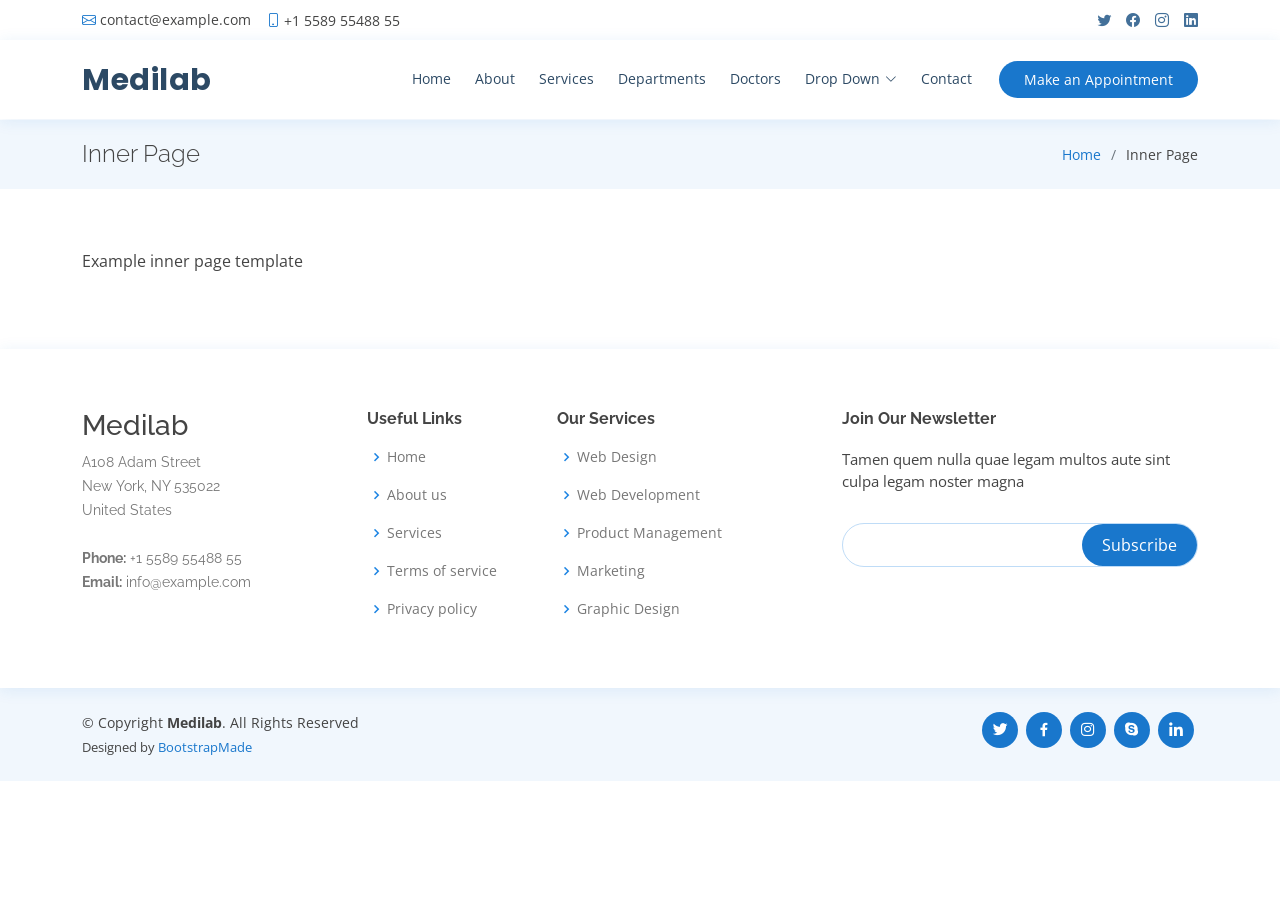
<file: inner-page.html>
<!DOCTYPE html>
<html lang="en">

<head>
  <meta charset="utf-8">
  <meta content="width=device-width, initial-scale=1.0" name="viewport">

  <title>Inner Page - Medilab Bootstrap Template</title>
  <meta content="" name="description">
  <meta content="" name="keywords">

  <!-- Favicons -->
  <link href="assets/img/favicon.png" rel="icon">
  <link href="assets/img/apple-touch-icon.png" rel="apple-touch-icon">

  <!-- Google Fonts -->
  <link href="https://fonts.googleapis.com/css?family=Open+Sans:300,300i,400,400i,600,600i,700,700i|Raleway:300,300i,400,400i,500,500i,600,600i,700,700i|Poppins:300,300i,400,400i,500,500i,600,600i,700,700i" rel="stylesheet">

  <!-- Vendor CSS Files -->
  <link href="assets/vendor/fontawesome-free/css/all.min.css" rel="stylesheet">
  <link href="assets/vendor/animate.css/animate.min.css" rel="stylesheet">
  <link href="assets/vendor/bootstrap/css/bootstrap.min.css" rel="stylesheet">
  <link href="assets/vendor/bootstrap-icons/bootstrap-icons.css" rel="stylesheet">
  <link href="assets/vendor/boxicons/css/boxicons.min.css" rel="stylesheet">
  <link href="assets/vendor/glightbox/css/glightbox.min.css" rel="stylesheet">
  <link href="assets/vendor/remixicon/remixicon.css" rel="stylesheet">
  <link href="assets/vendor/swiper/swiper-bundle.min.css" rel="stylesheet">

  <!-- Template Main CSS File -->
  <link href="assets/css/style.css" rel="stylesheet">

  <!-- =======================================================
  * Template Name: Medilab - v4.10.0
  * Template URL: https://bootstrapmade.com/medilab-free-medical-bootstrap-theme/
  * Author: BootstrapMade.com
  * License: https://bootstrapmade.com/license/
  ======================================================== -->
</head>

<body>

  <!-- ======= Top Bar ======= -->
  <div id="topbar" class="d-flex align-items-center fixed-top">
    <div class="container d-flex justify-content-between">
      <div class="contact-info d-flex align-items-center">
        <i class="bi bi-envelope"></i> <a href="mailto:contact@example.com">contact@example.com</a>
        <i class="bi bi-phone"></i> +1 5589 55488 55
      </div>
      <div class="d-none d-lg-flex social-links align-items-center">
        <a href="#" class="twitter"><i class="bi bi-twitter"></i></a>
        <a href="#" class="facebook"><i class="bi bi-facebook"></i></a>
        <a href="#" class="instagram"><i class="bi bi-instagram"></i></a>
        <a href="#" class="linkedin"><i class="bi bi-linkedin"></i></i></a>
      </div>
    </div>
  </div>

  <!-- ======= Header ======= -->
  <header id="header" class="fixed-top">
    <div class="container d-flex align-items-center">

      <h1 class="logo me-auto"><a href="index.html">Medilab</a></h1>
      <!-- Uncomment below if you prefer to use an image logo -->
      <!-- <a href="index.html" class="logo me-auto"><img src="assets/img/logo.png" alt="" class="img-fluid"></a>-->

      <nav id="navbar" class="navbar order-last order-lg-0">
        <ul>
          <li><a class="nav-link scrollto " href="#hero">Home</a></li>
          <li><a class="nav-link scrollto" href="#about">About</a></li>
          <li><a class="nav-link scrollto" href="#services">Services</a></li>
          <li><a class="nav-link scrollto" href="#departments">Departments</a></li>
          <li><a class="nav-link scrollto" href="#doctors">Doctors</a></li>
          <li class="dropdown"><a href="#"><span>Drop Down</span> <i class="bi bi-chevron-down"></i></a>
            <ul>
              <li><a href="#">Drop Down 1</a></li>
              <li class="dropdown"><a href="#"><span>Deep Drop Down</span> <i class="bi bi-chevron-right"></i></a>
                <ul>
                  <li><a href="#">Deep Drop Down 1</a></li>
                  <li><a href="#">Deep Drop Down 2</a></li>
                  <li><a href="#">Deep Drop Down 3</a></li>
                  <li><a href="#">Deep Drop Down 4</a></li>
                  <li><a href="#">Deep Drop Down 5</a></li>
                </ul>
              </li>
              <li><a href="#">Drop Down 2</a></li>
              <li><a href="#">Drop Down 3</a></li>
              <li><a href="#">Drop Down 4</a></li>
            </ul>
          </li>
          <li><a class="nav-link scrollto" href="#contact">Contact</a></li>
        </ul>
        <i class="bi bi-list mobile-nav-toggle"></i>
      </nav><!-- .navbar -->

      <a href="#appointment" class="appointment-btn scrollto"><span class="d-none d-md-inline">Make an</span> Appointment</a>

    </div>
  </header><!-- End Header -->

  <main id="main">

    <!-- ======= Breadcrumbs Section ======= -->
    <section class="breadcrumbs">
      <div class="container">

        <div class="d-flex justify-content-between align-items-center">
          <h2>Inner Page</h2>
          <ol>
            <li><a href="index.html">Home</a></li>
            <li>Inner Page</li>
          </ol>
        </div>

      </div>
    </section><!-- End Breadcrumbs Section -->

    <section class="inner-page">
      <div class="container">
        <p>
          Example inner page template
        </p>
      </div>
    </section>

  </main><!-- End #main -->

  <!-- ======= Footer ======= -->
  <footer id="footer">

    <div class="footer-top">
      <div class="container">
        <div class="row">

          <div class="col-lg-3 col-md-6 footer-contact">
            <h3>Medilab</h3>
            <p>
              A108 Adam Street <br>
              New York, NY 535022<br>
              United States <br><br>
              <strong>Phone:</strong> +1 5589 55488 55<br>
              <strong>Email:</strong> info@example.com<br>
            </p>
          </div>

          <div class="col-lg-2 col-md-6 footer-links">
            <h4>Useful Links</h4>
            <ul>
              <li><i class="bx bx-chevron-right"></i> <a href="#">Home</a></li>
              <li><i class="bx bx-chevron-right"></i> <a href="#">About us</a></li>
              <li><i class="bx bx-chevron-right"></i> <a href="#">Services</a></li>
              <li><i class="bx bx-chevron-right"></i> <a href="#">Terms of service</a></li>
              <li><i class="bx bx-chevron-right"></i> <a href="#">Privacy policy</a></li>
            </ul>
          </div>

          <div class="col-lg-3 col-md-6 footer-links">
            <h4>Our Services</h4>
            <ul>
              <li><i class="bx bx-chevron-right"></i> <a href="#">Web Design</a></li>
              <li><i class="bx bx-chevron-right"></i> <a href="#">Web Development</a></li>
              <li><i class="bx bx-chevron-right"></i> <a href="#">Product Management</a></li>
              <li><i class="bx bx-chevron-right"></i> <a href="#">Marketing</a></li>
              <li><i class="bx bx-chevron-right"></i> <a href="#">Graphic Design</a></li>
            </ul>
          </div>

          <div class="col-lg-4 col-md-6 footer-newsletter">
            <h4>Join Our Newsletter</h4>
            <p>Tamen quem nulla quae legam multos aute sint culpa legam noster magna</p>
            <form action="" method="post">
              <input type="email" name="email"><input type="submit" value="Subscribe">
            </form>
          </div>

        </div>
      </div>
    </div>

    <div class="container d-md-flex py-4">

      <div class="me-md-auto text-center text-md-start">
        <div class="copyright">
          &copy; Copyright <strong><span>Medilab</span></strong>. All Rights Reserved
        </div>
        <div class="credits">
          <!-- All the links in the footer should remain intact. -->
          <!-- You can delete the links only if you purchased the pro version. -->
          <!-- Licensing information: https://bootstrapmade.com/license/ -->
          <!-- Purchase the pro version with working PHP/AJAX contact form: https://bootstrapmade.com/medilab-free-medical-bootstrap-theme/ -->
          Designed by <a href="https://bootstrapmade.com/">BootstrapMade</a>
        </div>
      </div>
      <div class="social-links text-center text-md-right pt-3 pt-md-0">
        <a href="#" class="twitter"><i class="bx bxl-twitter"></i></a>
        <a href="#" class="facebook"><i class="bx bxl-facebook"></i></a>
        <a href="#" class="instagram"><i class="bx bxl-instagram"></i></a>
        <a href="#" class="google-plus"><i class="bx bxl-skype"></i></a>
        <a href="#" class="linkedin"><i class="bx bxl-linkedin"></i></a>
      </div>
    </div>
  </footer><!-- End Footer -->

  <div id="preloader"></div>
  <a href="#" class="back-to-top d-flex align-items-center justify-content-center"><i class="bi bi-arrow-up-short"></i></a>

  <!-- Vendor JS Files -->
  <script src="assets/vendor/purecounter/purecounter_vanilla.js"></script>
  <script src="assets/vendor/bootstrap/js/bootstrap.bundle.min.js"></script>
  <script src="assets/vendor/glightbox/js/glightbox.min.js"></script>
  <script src="assets/vendor/swiper/swiper-bundle.min.js"></script>
  <script src="assets/vendor/php-email-form/validate.js"></script>

  <!-- Template Main JS File -->
  <script src="assets/js/main.js"></script>

</body>

</html>
</file>
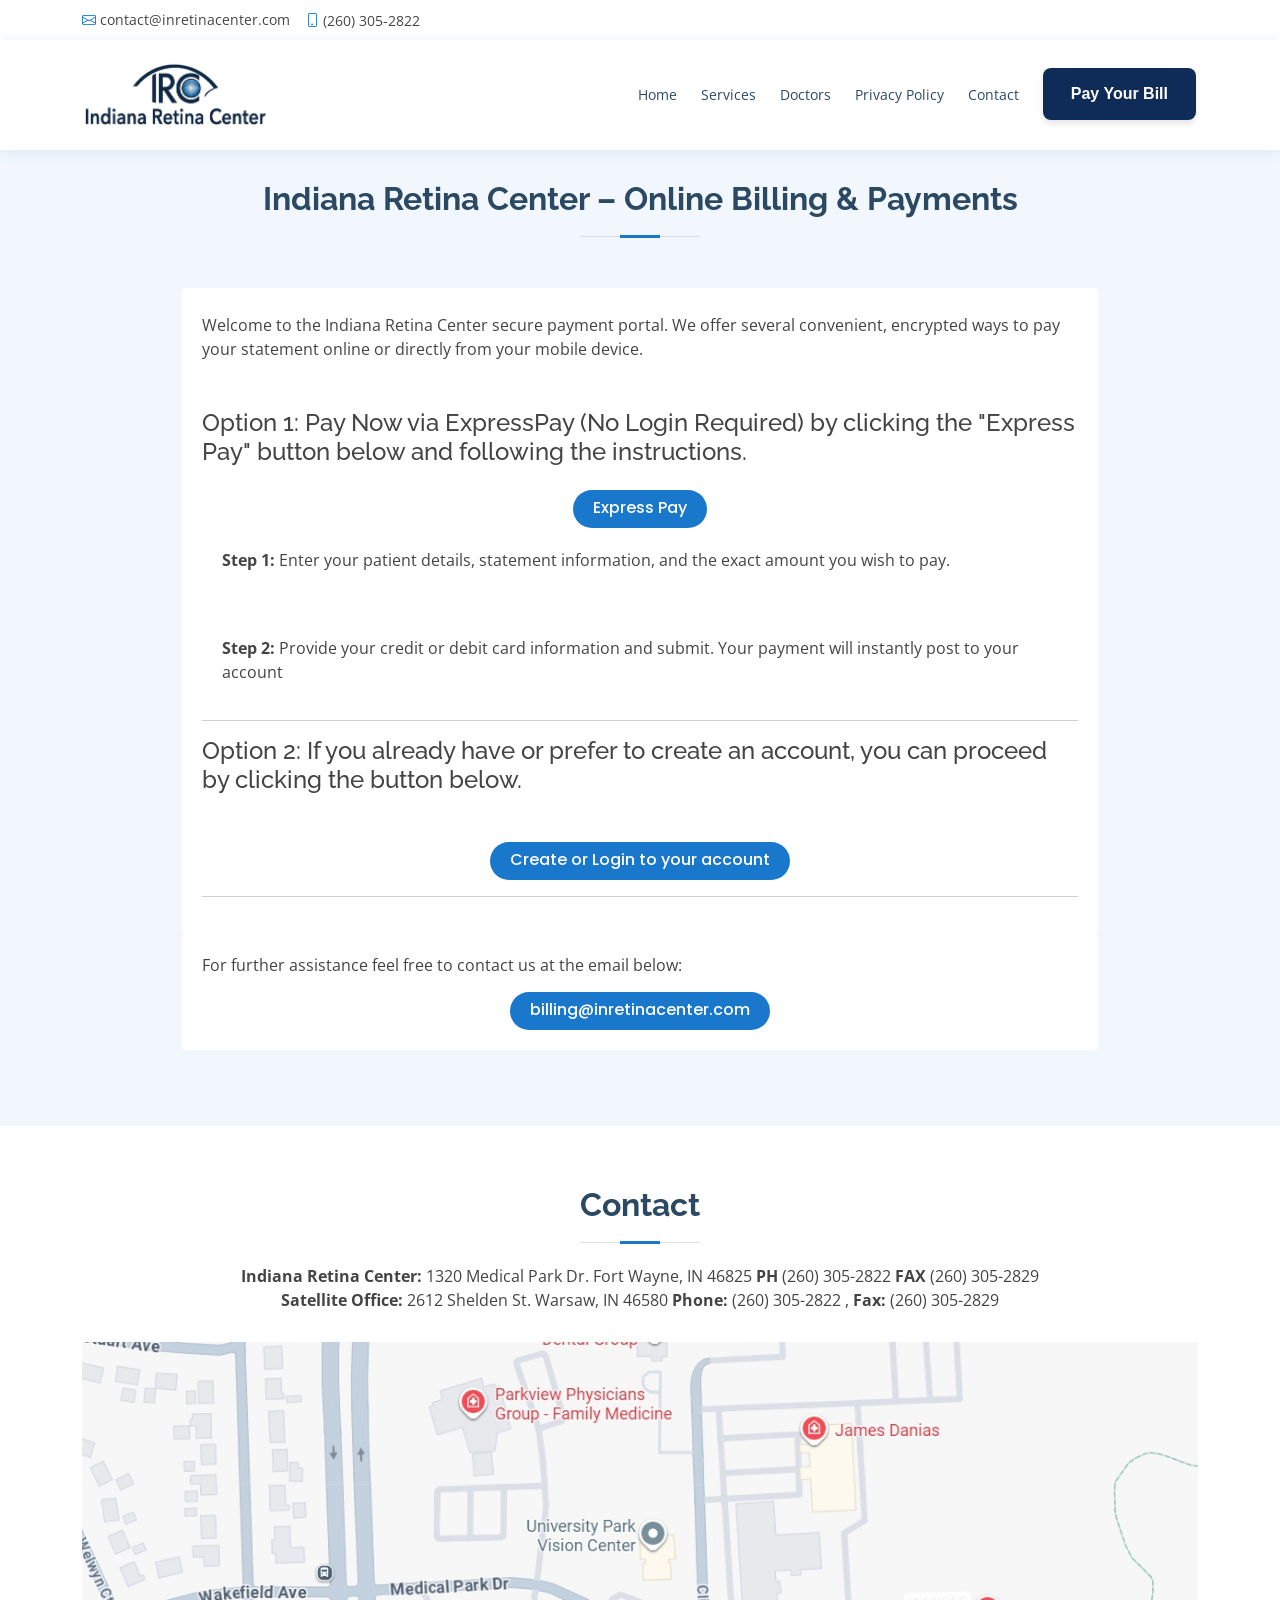
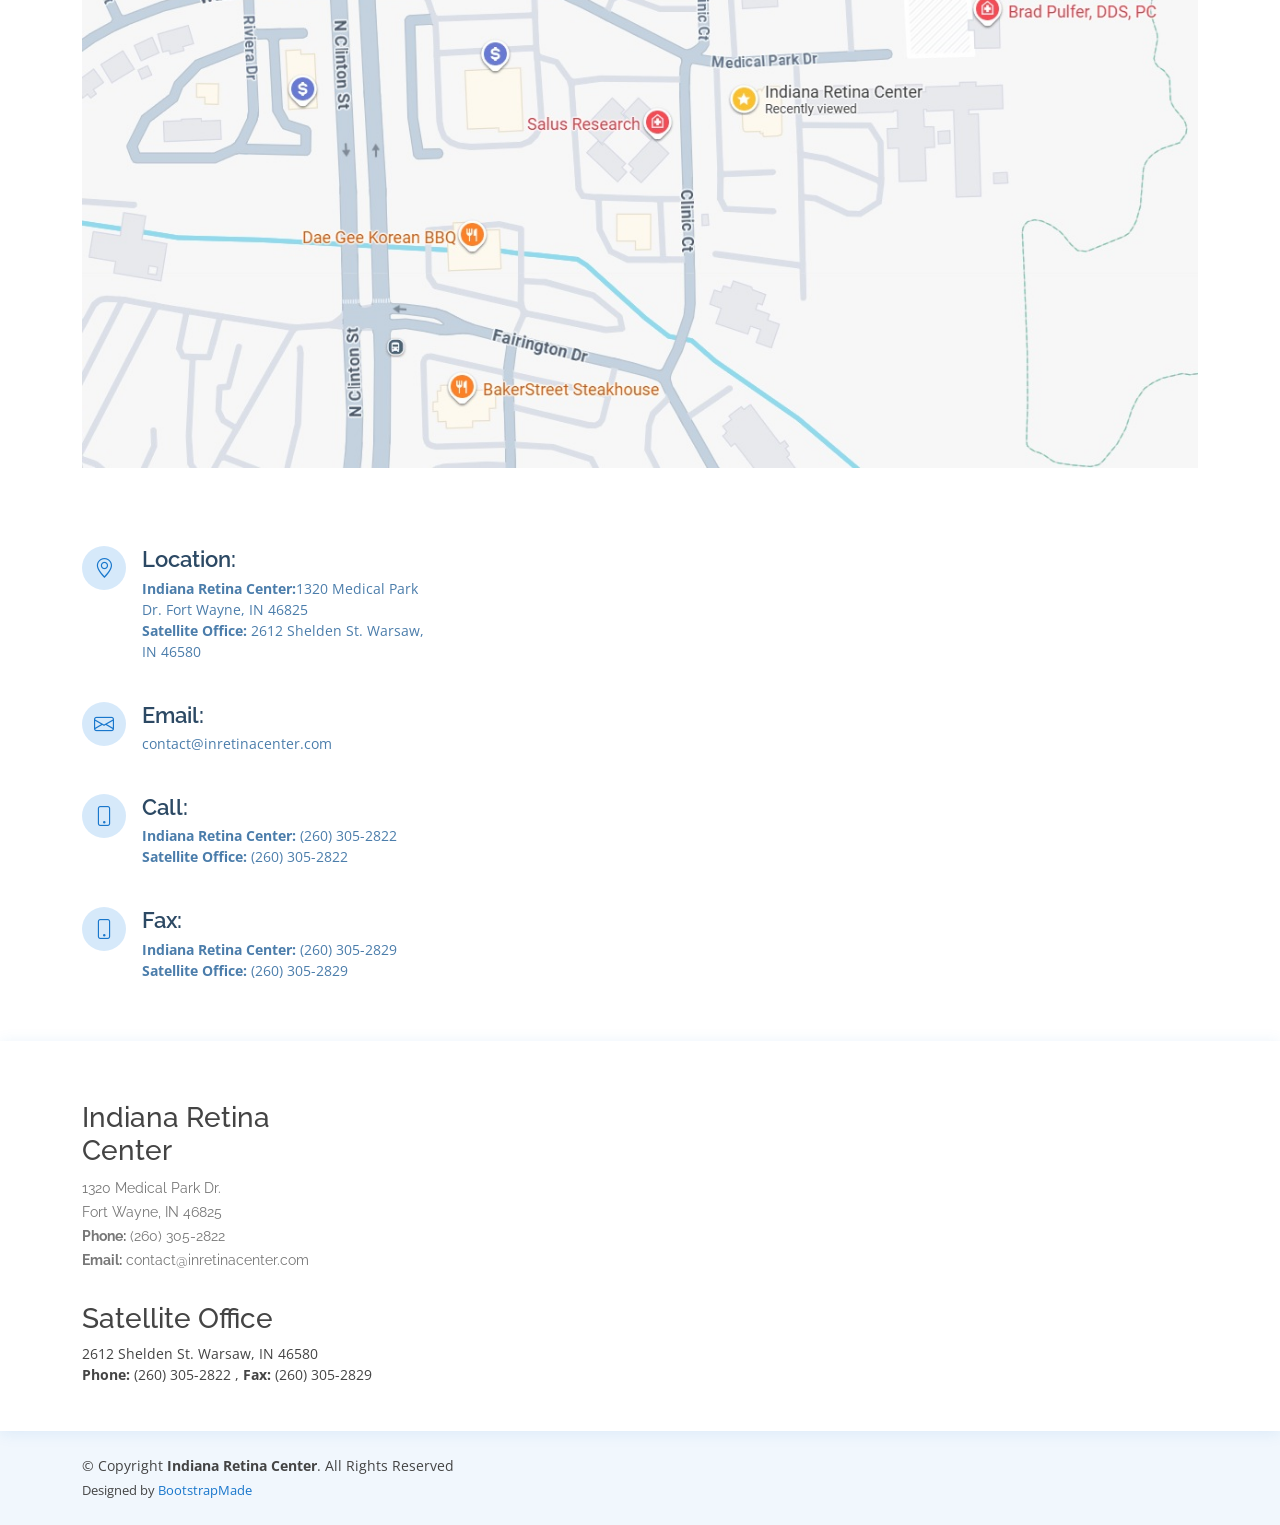
<file: payment.html>
<!DOCTYPE html>
<html lang="en">

<head>
  <meta charset="utf-8">
  <meta content="width=device-width, initial-scale=1.0" name="viewport">

  <title>Indiana Retina Center</title>
  <meta content="" name="description">
  <meta content="" name="keywords">

  <!-- Favicons -->
  <link href="assets/img/favicon.png" rel="icon">
  <link href="assets/img/apple-touch-icon.png" rel="apple-touch-icon">

  <!-- Google Fonts -->
  <link href="https://fonts.googleapis.com/css?family=Open+Sans:300,300i,400,400i,600,600i,700,700i|Raleway:300,300i,400,400i,500,500i,600,600i,700,700i|Poppins:300,300i,400,400i,500,500i,600,600i,700,700i" rel="stylesheet">

  <!-- Vendor CSS Files -->
  <link href="assets/vendor/fontawesome-free/css/all.min.css" rel="stylesheet">
  <link href="assets/vendor/animate.css/animate.min.css" rel="stylesheet">
  <link href="assets/vendor/bootstrap/css/bootstrap.min.css" rel="stylesheet">
  <link href="assets/vendor/bootstrap-icons/bootstrap-icons.css" rel="stylesheet">
  <link href="assets/vendor/boxicons/css/boxicons.min.css" rel="stylesheet">
  <link href="assets/vendor/glightbox/css/glightbox.min.css" rel="stylesheet">
  <link href="assets/vendor/remixicon/remixicon.css" rel="stylesheet">
  <link href="assets/vendor/swiper/swiper-bundle.min.css" rel="stylesheet">

  <!-- Template Main CSS File -->
  <link href="assets/css/style.css" rel="stylesheet">

  <!-- =======================================================
  * Template Name: medical- v4.10.0
  * Template URL: https://bootstrapmade.com/Indiana Retina Center-free-medical-bootstrap-theme/
  * Author: BootstrapMade.com
  * License: https://bootstrapmade.com/license/
  ======================================================== -->
</head>

<body>

  <!-- ======= Top Bar ======= -->
  <div id="topbar" class="d-flex align-items-center fixed-top">
    <div class="container d-flex justify-content-between">
      <div class="contact-info d-flex align-items-center">
        <i class="bi bi-envelope"></i> <a href="mailto:contact@inretinacenter.com">contact@inretinacenter.com</a>
        <i class="bi bi-phone"></i> (260) 305-2822 
      </div>

    </div>
  </div>

  <!-- ======= Header ======= -->
  <header id="header" class="fixed-top">
    <div class="container d-flex align-items-center">

        <h1 class="logo me-auto"><a href="index.html"><img src="./assets/img/logo.jpg" ></a></h1>
      <!-- Uncomment below if you prefer to use an image logo -->
      <!-- <a href="index.html" class="logo me-auto"><img src="assets/img/logo.png" alt="" class="img-fluid"></a>-->

      <nav id="navbar" class="navbar order-last order-lg-0">
        <ul>
          <li><a class="nav-link scrollto" href="../">Home</a></li>
          <li><a class="nav-link scrollto" href="../#services">Services</a></li>
          <li><a class="nav-link scrollto" href="../#doctors">Doctors</a></li>
          <li><a class="nav-link scrollto" href="../privacy.html">Privacy Policy</a></li>

          <li><a class="nav-link scrollto" href="../#contact">Contact</a></li>
          <li><a class="nav-link scrollto" >    
            <button class="payment-btn">
              <span class="text">Pay Your Bill</span>
            </button>
          </a> 
          </li>
        </ul>
        <i class="bi bi-list mobile-nav-toggle"></i>
      </nav><!-- .navbar -->

    </div>
  </header><!-- End Header -->

  
  <main id="main">

 


 
<section></section>
    <!-- ======= Frequently Asked Questions Section ======= -->
    <section id="faq" class="faq section-bg"   >
      <div class="container">

        <div class="section-title">
          <h2>Indiana Retina Center – Online Billing & Payments
        </div>

        <div class="faq-list">
          <ul>
 

            <li data-aos="fade-up" data-aos-delay="100">
             

              <div id="faq-list-2"  data-bs-parent=".faq-list">
                <p>
                    Welcome to the Indiana Retina Center secure payment portal. We offer several convenient, encrypted ways to pay your statement online or directly from your mobile device.
                </p>
                <br/>
                <br/>
<h4>
    Option 1: Pay Now via ExpressPay (No Login Required) by clicking the "Express Pay" button below and following the instructions.
</h4>

<p  style="margin:auto; text-align: center;">
    <a target="_blank" href="https://www.mypatientvisit.com/#/expresspay?practiceID=KIMRETINA" 
    style= "display: inline-block;
    padding: 6px 20px 8px 20px;
    border-radius: 50px;
    transition: all ease-in-out 0.4s;
    color: #fff;
    background: #1977cc;
    margin-top: 10px;">
        
        Express Pay</a>

</p>
<ul>
<li> 
    <b>​Step 1:</b> Enter your patient details, statement information, and the exact amount you wish to pay.
</li>
​<li>
    <b>Step 2:</b> Provide your credit or debit card information and submit. Your payment will instantly post to your account
</li>
</ul>

<hr/>

<h4>
    Option 2: If you already have or prefer to create an account, you can proceed by clicking the button below.
</h4>
<br>
<p  style="margin:auto; text-align: center;">
    <a target="_blank" href="https://www.mypatientvisit.com/" 
    style= "display: inline-block;
    padding: 6px 20px 8px 20px;
    border-radius: 50px;
    transition: all ease-in-out 0.4s;
    color: #fff;
    background: #1977cc;
    margin-top: 10px;">
        
        Create or Login to your account</a>

</p>

<hr/>
<li>
    For further assistance feel free to contact us at the email below:
  
    <p  style="margin:auto; text-align: center;">
        <a target="_blank" href="mailto:billing@inretinacenter.com" 
        style= "display: inline-block;
        padding: 6px 20px 8px 20px;
        border-radius: 50px;
        transition: all ease-in-out 0.4s;
        color: #fff;
        background: #1977cc;
        margin-top: 10px;">
            
            billing@inretinacenter.com</a>
    
    </p>


</li>

</div>
            </li>

            



          </ul>
        </div>

      </div>
    </section><!-- End Frequently Asked Questions Section -->



 

    <!-- ======= Contact Section ======= -->
    <section id="contact" class="contact">
      <div class="container">

        <div class="section-title">
          <h2>Contact</h2>
          <p><strong>Indiana Retina Center:</strong>

            1320 Medical Park Dr.  Fort Wayne, IN 46825  
            
            
             <strong>PH</strong> (260) 305-2822        <strong>FAX </strong>(260) 305-2829</p>


             
             <p><strong>Satellite Office:</strong>
              2612 Shelden St.
             Warsaw, IN 46580   
             <strong>Phone:</strong> (260) 305-2822 , <strong>Fax:</strong> (260) 305-2829
             
           </p>
        </div>
      </div>


      <div class="container">

        <div class="section-title"  >
    <img width="100%" height="500" src="assets/img/map.png"  class="responsive">
    
 
 
</div>
   </div>

      <div class="container">
        <div class="row mt-5">

          <div class="col-lg-4">
            <div class="info">
              <div class="address">
                <i class="bi bi-geo-alt"></i>
                <h4>Location:</h4>
                <p><strong>Indiana Retina Center:</strong>1320 Medical Park Dr. Fort Wayne, IN 46825</p>
                <p><strong>Satellite Office:</strong>   2612 Shelden St. Warsaw, IN 46580  </p>
              </div>

              <div class="email">
                <i class="bi bi-envelope"></i>
                <h4>Email:</h4>
                <p>contact@inretinacenter.com</p>
              </div>

              <div class="phone">
                <i class="bi bi-phone"></i>
                <h4>Call:</h4>
                <p><strong>Indiana Retina Center:</strong>  (260) 305-2822   </p>
                <p><strong>Satellite Office:</strong>  (260) 305-2822   </p>
              </div>
             

              <div class="phone">
                <i class="bi bi-phone"></i>
                <h4>Fax:</h4>
                <p><strong>Indiana Retina Center:</strong>  (260) 305-2829    </p>
                <p><strong>Satellite Office:</strong>  (260) 305-2829    </p>
              </div>
            </div>

          </div>

          <div class="col-lg-8 mt-5 mt-lg-0"   style="display:none">

            <iframe src="https://docs.google.com/forms/d/e/1FAIpQLSemDL0mRcI_fzoybBQN5JkzlJHV4pb0SPcbGbJMqNG7AeQEQQ/viewform?embedded=true" width="700" height="520" frameborder="0" marginheight="0" marginwidth="0">Loading…</iframe>

          </div>

        </div>

      </div>
    </section><!-- End Contact Section -->

  </main><!-- End #main -->


  <!-- ======= Footer ======= -->
  <footer id="footer">

    <div class="footer-top">
      <div class="container">
        <div class="row">

          <div class="col-lg-3 col-md-6 footer-contact">
            <h3>Indiana Retina Center</h3>
            <p>
                1320 Medical Park Dr. <br>
                Fort Wayne, IN 46825 <br>
            
               
              <strong>Phone:</strong> (260) 305-2822   <br>
              <strong>Email:</strong> contact@inretinacenter.com<br>
            </p>
          </div>

          <h3>Satellite Office</h3>
          <p> 
            2612 Shelden St.
           Warsaw, IN 46580  <br>
           <strong>Phone:</strong> (260) 305-2822 , <strong>Fax:</strong> (260) 305-2829
           
         </p>
          </div>




        </div>
      </div>
    </div>

    <div class="container d-md-flex py-4">

      <div class="me-md-auto text-center text-md-start">
        <div class="copyright">
          &copy; Copyright <strong><span>Indiana Retina Center</span></strong>. All Rights Reserved
        </div>
        <div class="credits">
          <!-- All the links in the footer should remain intact. -->
          <!-- You can delete the links only if you purchased the pro version. -->
          <!-- Licensing information: https://bootstrapmade.com/license/ -->
          <!-- Purchase the pro version with working PHP/AJAX contact form: https://bootstrapmade.com/Indiana Retina Center-free-medical-bootstrap-theme/ -->
          Designed by <a href="https://bootstrapmade.com/">BootstrapMade</a>
        </div>
      </div>
      <div class="social-links text-center text-md-right pt-3 pt-md-0"   style="display:none" >
        <a href="#" class="twitter"><i class="bx bxl-twitter"></i></a>
        <a href="#" class="facebook"><i class="bx bxl-facebook"></i></a>
        <a href="#" class="instagram"><i class="bx bxl-instagram"></i></a>
        <a href="#" class="google-plus"><i class="bx bxl-skype"></i></a>
        <a href="#" class="linkedin"><i class="bx bxl-linkedin"></i></a>
      </div>
    </div>
  </footer><!-- End Footer -->

  <div id="preloader"></div>
  <a href="#" class="back-to-top d-flex align-items-center justify-content-center"><i class="bi bi-arrow-up-short"></i></a>

  <!-- Vendor JS Files -->
  <script src="assets/vendor/purecounter/purecounter_vanilla.js"></script>
  <script src="assets/vendor/bootstrap/js/bootstrap.bundle.min.js"></script>
  <script src="assets/vendor/glightbox/js/glightbox.min.js"></script>
  <script src="assets/vendor/swiper/swiper-bundle.min.js"></script>
  <script src="assets/vendor/php-email-form/validate.js"></script>

  <!-- Template Main JS File -->
  <script src="assets/js/main.js"></script>

</body>

</html>
</file>
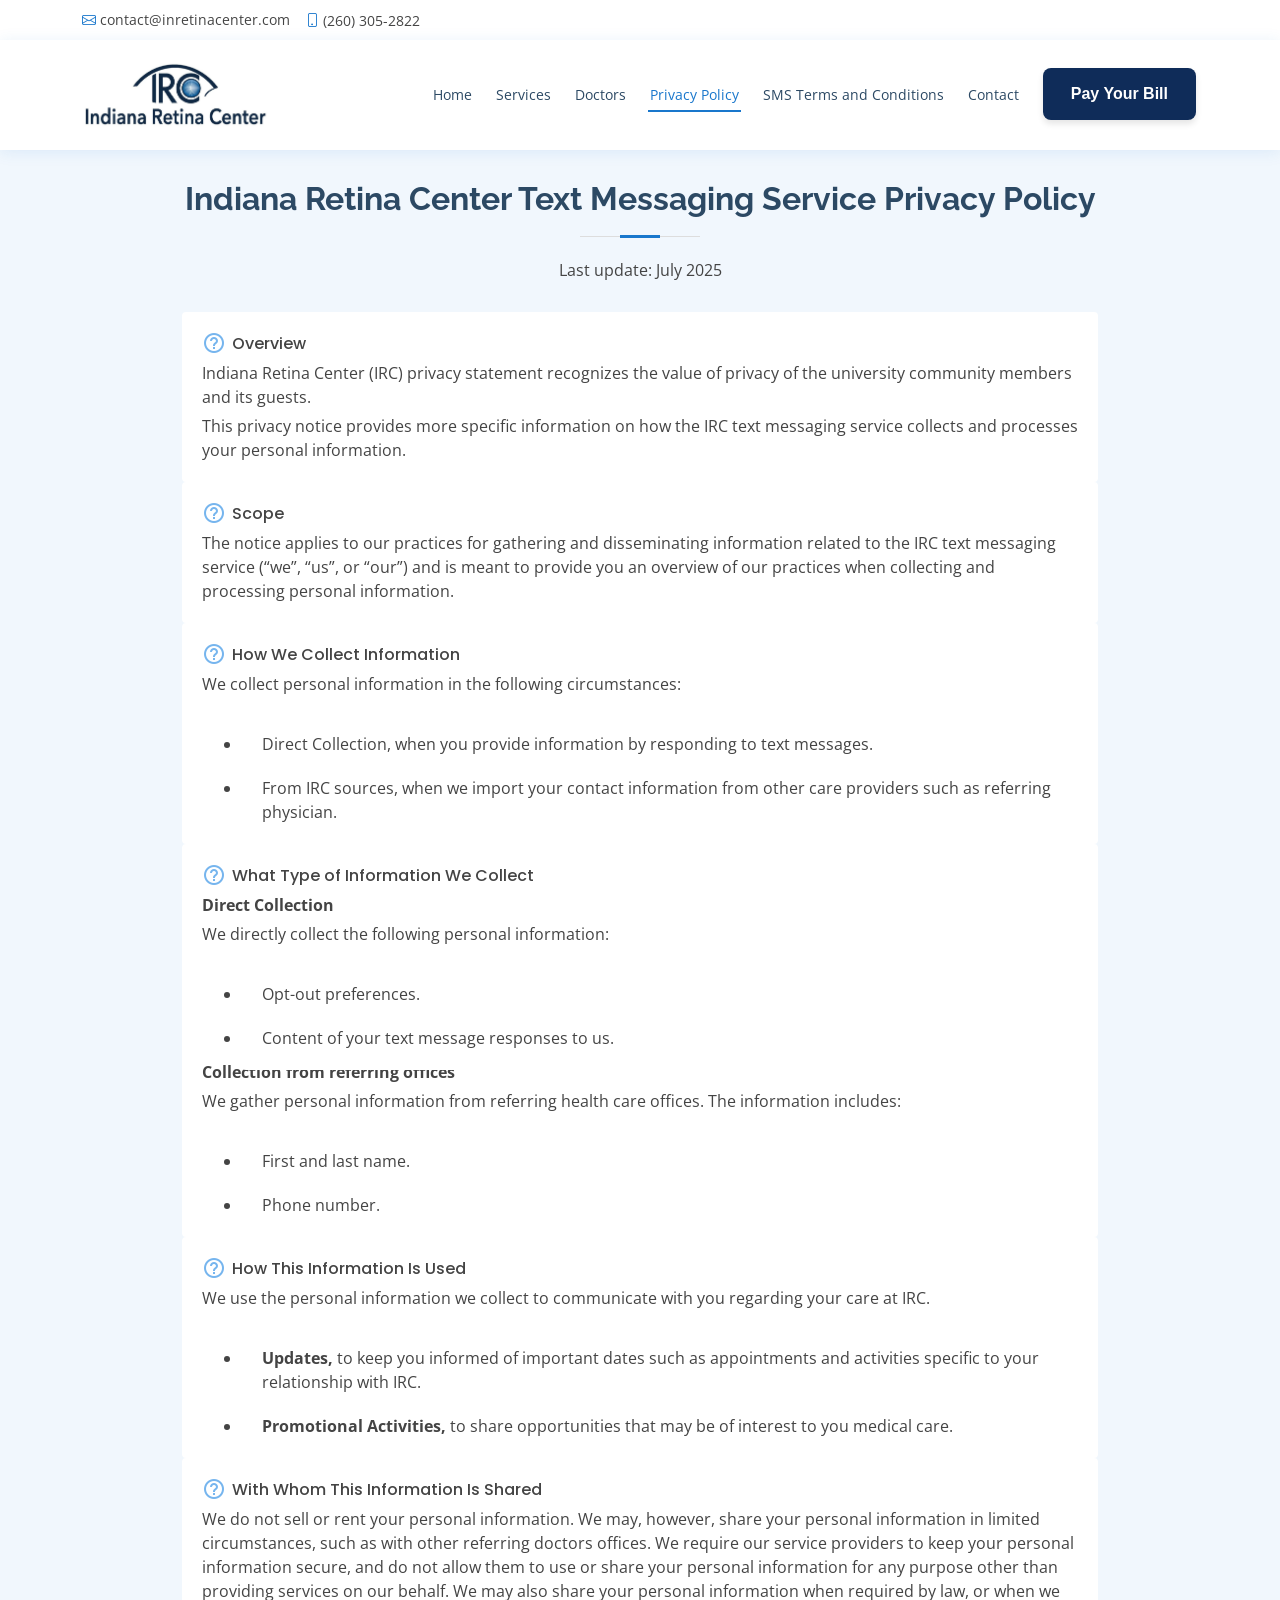
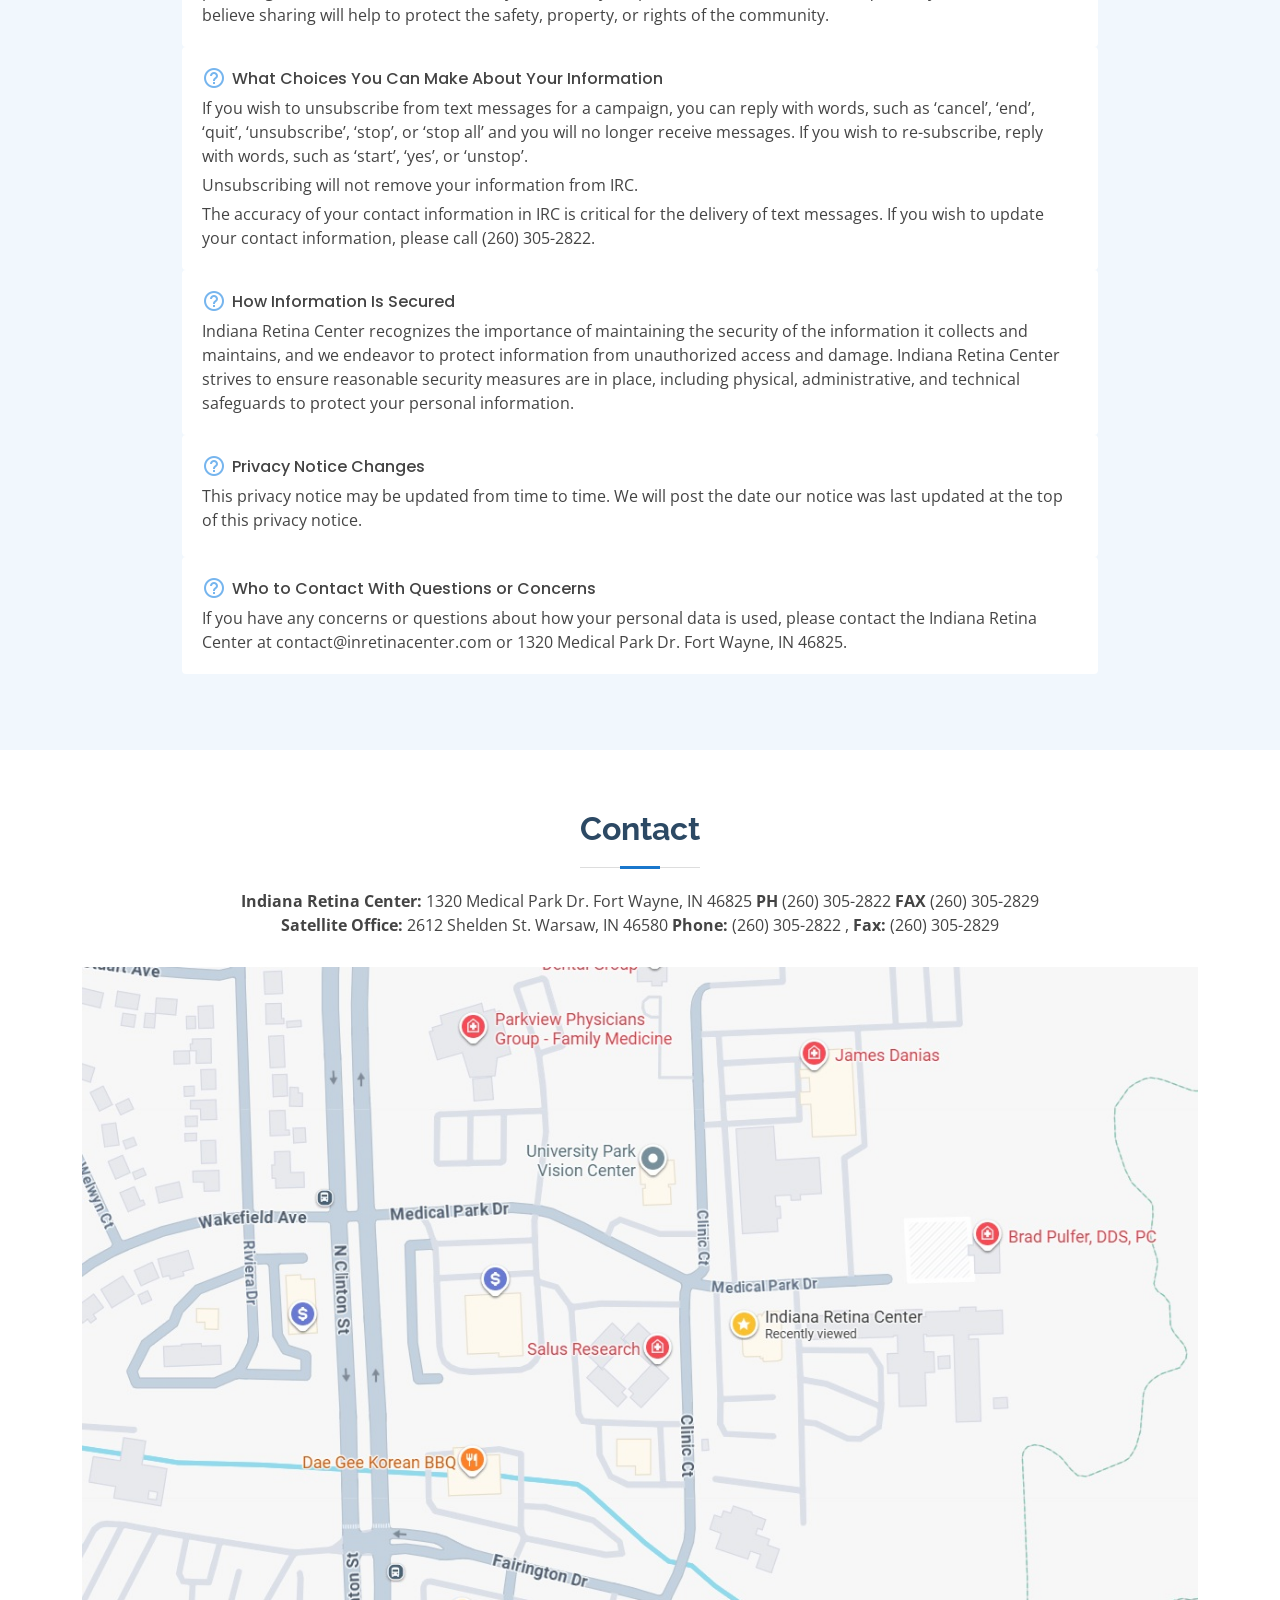
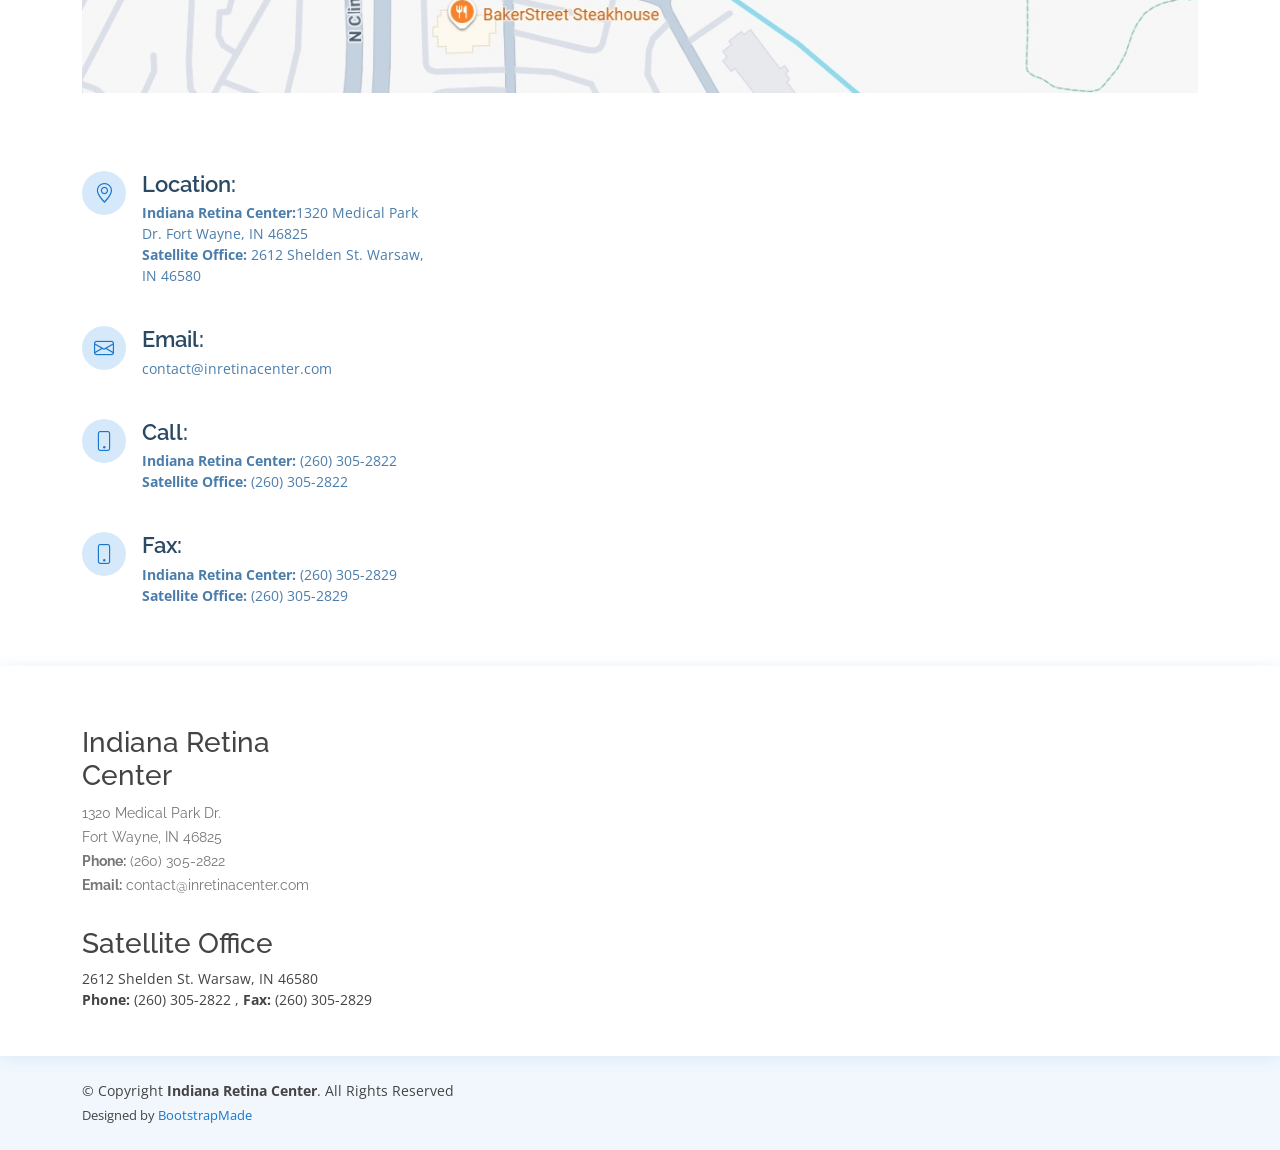
<file: privacy.html>
<!DOCTYPE html>
<html lang="en">

<head>
  <meta charset="utf-8">
  <meta content="width=device-width, initial-scale=1.0" name="viewport">

  <title>Indiana Retina Center</title>
  <meta content="" name="description">
  <meta content="" name="keywords">

  <!-- Favicons -->
  <link href="assets/img/favicon.png" rel="icon">
  <link href="assets/img/apple-touch-icon.png" rel="apple-touch-icon">

  <!-- Google Fonts -->
  <link href="https://fonts.googleapis.com/css?family=Open+Sans:300,300i,400,400i,600,600i,700,700i|Raleway:300,300i,400,400i,500,500i,600,600i,700,700i|Poppins:300,300i,400,400i,500,500i,600,600i,700,700i" rel="stylesheet">

  <!-- Vendor CSS Files -->
  <link href="assets/vendor/fontawesome-free/css/all.min.css" rel="stylesheet">
  <link href="assets/vendor/animate.css/animate.min.css" rel="stylesheet">
  <link href="assets/vendor/bootstrap/css/bootstrap.min.css" rel="stylesheet">
  <link href="assets/vendor/bootstrap-icons/bootstrap-icons.css" rel="stylesheet">
  <link href="assets/vendor/boxicons/css/boxicons.min.css" rel="stylesheet">
  <link href="assets/vendor/glightbox/css/glightbox.min.css" rel="stylesheet">
  <link href="assets/vendor/remixicon/remixicon.css" rel="stylesheet">
  <link href="assets/vendor/swiper/swiper-bundle.min.css" rel="stylesheet">

  <!-- Template Main CSS File -->
  <link href="assets/css/style.css" rel="stylesheet">

  <!-- =======================================================
  * Template Name: medical- v4.10.0
  * Template URL: https://bootstrapmade.com/Indiana Retina Center-free-medical-bootstrap-theme/
  * Author: BootstrapMade.com
  * License: https://bootstrapmade.com/license/
  ======================================================== -->
</head>

<body>

  <!-- ======= Top Bar ======= -->
  <div id="topbar" class="d-flex align-items-center fixed-top">
    <div class="container d-flex justify-content-between">
      <div class="contact-info d-flex align-items-center">
        <i class="bi bi-envelope"></i> <a href="mailto:contact@inretinacenter.com">contact@inretinacenter.com</a>
        <i class="bi bi-phone"></i> (260) 305-2822 
      </div>

    </div>
  </div>

  <!-- ======= Header ======= -->
  <header id="header" class="fixed-top">
    <div class="container d-flex align-items-center">

      <h1 class="logo me-auto"><a href="index.html"><img src="./assets/img/logo.jpg" ></a></h1>
      <!-- Uncomment below if you prefer to use an image logo -->
      <!-- <a href="index.html" class="logo me-auto"><img src="assets/img/logo.png" alt="" class="img-fluid"></a>-->

      <nav id="navbar" class="navbar order-last order-lg-0">
        <ul>
          <li><a class="nav-link scrollto" href="../">Home</a></li>
          <li><a class="nav-link scrollto" href="../#services">Services</a></li>
          <li><a class="nav-link scrollto" href="../#doctors">Doctors</a></li>
          <li><a class="nav-link scrollto active">Privacy Policy</a></li>
          <li><a class="nav-link scrollto" href="../sms.html">SMS Terms and Conditions</a></li>
          
          <li><a class="nav-link scrollto" href="../#contact">Contact</a></li>
          <li><a class="nav-link scrollto" href="/payment.html">    
            <button class="payment-btn" onclick="this.classList.toggle('is-loading')">
              <span class="spinner"></span>
              <span class="text">Pay Your Bill</span>
            </button>
          </a> 
          </li>
        </ul>
        <i class="bi bi-list mobile-nav-toggle"></i>
      </nav><!-- .navbar -->

      <a style="display:none" href="../#contact" class="appointment-btn scrollto">
        <span class="d-none d-md-inline">Make an</span> Appointment</a>

    </div>
  </header><!-- End Header -->

  
  <main id="main">

 


 
<section></section>
    <!-- ======= Frequently Asked Questions Section ======= -->
    <section id="faq" class="faq section-bg"   >
      <div class="container">

        <div class="section-title">
          <h2>Indiana Retina Center Text Messaging Service Privacy Policy</h2>
     <p>Last update: July 2025</p>
        </div>

        <div class="faq-list">
          <ul>
            <li data-aos="fade-up">
              <i class="bx bx-help-circle icon-help"></i> 
              <a data-bs-toggle="collapse"  data-bs-target="#faq-list-1">
                Overview   </a>
              <div id="faq-list-1" class="collapse show" data-bs-parent=".faq-list">
                <p>
                  Indiana Retina Center (IRC) privacy statement recognizes the value of privacy of the university community members and its guests. </p>
                <p>
                  This privacy notice provides more specific information on how the IRC text messaging service collects and processes your personal information.
             </p>
              </div>
            </li>

            <li data-aos="fade-up" data-aos-delay="100">
              <i class="bx bx-help-circle icon-help"></i> 
              <a   data-bs-target="#faq-list-2" >
                Scope  
                </a>
              <div id="faq-list-2"  data-bs-parent=".faq-list">
                <p>
                  The notice applies to our practices for gathering and disseminating information related to the IRC text messaging service (“we”, “us”, or “our”) and is meant to provide you an overview of our practices when collecting and processing personal information.
                </p>
              </div>
            </li>

            <li data-aos="fade-up" data-aos-delay="100">
              <i class="bx bx-help-circle icon-help"></i> 
              <a   data-bs-target="#faq-list-2" >
                How We Collect Information
                </a>
              <div id="faq-list-2"  data-bs-parent=".faq-list">
                <p>
                  We collect personal information in the following circumstances: </p>

  <ul   class="privacy">	
  <li>Direct Collection, when you provide information by responding to text messages.</li>
<li>	From IRC sources, when we import your contact information from other care providers such as referring physician.</li>
  </ul>  
   
 
              </div>
            </li>

            <li data-aos="fade-up" data-aos-delay="100">
              <i class="bx bx-help-circle icon-help"></i> 
              <a   data-bs-target="#faq-list-2" >
                What Type of Information We Collect
                </a>
                
              <div id="faq-list-2"  data-bs-parent=".faq-list">
                <p style="font-weight: bold;">Direct Collection</p>
                <p>
                  We directly collect the following personal information:</p>
  <ul   class="privacy">	
  <li>Opt-out preferences.</li>
<li>Content of your text message responses to us.</li>
  </ul>  
  <p></p>
  <p style="font-weight: bold;">Collection from referring offices</p>
   <p>We gather personal information from referring health care offices. The information includes:</p>
   <ul   class="privacy">	
  <li>First and last name.</li>
<li>Phone number.</li>
  </ul>  
              </div>
            </li>

            <li data-aos="fade-up" data-aos-delay="100">
              <i class="bx bx-help-circle icon-help"></i> 
              <a   data-bs-target="#faq-list-2" >
                How This Information Is Used
                </a>
                
              <div id="faq-list-2"  data-bs-parent=".faq-list">
                 
                <p>
                  We use the personal  information we collect to communicate with you regarding your care at IRC.</p>
  <ul   class="privacy">	

  <li><b>Updates,</b> to keep you informed of important dates such as appointments and activities specific to your relationship with IRC.
    </li>
<li><b>Promotional Activities,</b> to share opportunities that may be of interest to you medical care.</li>
  </ul>  


  <li data-aos="fade-up">
    <i class="bx bx-help-circle icon-help"></i> 
    <a data-bs-toggle="collapse"  data-bs-target="#faq-list-1">
      With Whom This Information Is Shared  </a>
    <div id="faq-list-1" class="collapse show" data-bs-parent=".faq-list">
      <p>
        We do not sell or rent your personal information. We may, however, share your personal information in limited circumstances, such as with other referring doctors offices.
  We require our service providers to keep your personal information secure, and do not allow them to use or share your personal information for any purpose other than providing services on our behalf.  
  We may also share your personal information when required by law, or when we believe sharing will help to protect the safety, property, or rights of the community.
   </p>
    </div>
  </li>

 
  
  <li data-aos="fade-up">
    <i class="bx bx-help-circle icon-help"></i> 
    <a data-bs-toggle="collapse"  data-bs-target="#faq-list-1">
      What Choices You Can Make About Your Information  </a>
    <div id="faq-list-1" class="collapse show" data-bs-parent=".faq-list">
      <p>If you wish to unsubscribe from text messages for a campaign, you can reply with words, such as ‘cancel’, ‘end’, ‘quit’, ‘unsubscribe’, ‘stop’, or ‘stop all’ and you will no longer receive messages.
        If you wish to re-subscribe, reply with words, such as ‘start’, ‘yes’, or ‘unstop’. </p>
        <p>Unsubscribing will not remove your information from IRC. </p>
        <p>The accuracy of your contact information in IRC is critical for the delivery of text messages. If you wish to update your contact information, please call (260) 305-2822.
        </p>
    </div>
  </li>




  
  <li data-aos="fade-up">
    <i class="bx bx-help-circle icon-help"></i> 
    <a data-bs-toggle="collapse"  data-bs-target="#faq-list-1">
      How Information Is Secured  </a>
    <div id="faq-list-1" class="collapse show" data-bs-parent=".faq-list">
      <p> Indiana Retina Center recognizes the importance of maintaining the security of the information it collects and maintains, and we endeavor to protect information from unauthorized access and damage. Indiana Retina Center strives to ensure reasonable security measures are in place, including physical, administrative, and technical safeguards to protect your personal information.
  </p>
    </div>
  </li>

  <li data-aos="fade-up">
    <i class="bx bx-help-circle icon-help"></i> 
    <a data-bs-toggle="collapse"  data-bs-target="#faq-list-1">
      Privacy Notice Changes  </a>
    <div id="faq-list-1" class="collapse show" data-bs-parent=".faq-list">
      <p>
        This privacy notice may be updated from time to time. We will post the date our notice was last updated at the top of this privacy notice.   <p>
        
    </div>
  </li>


  <li data-aos="fade-up">
    <i class="bx bx-help-circle icon-help"></i> 
    <a data-bs-toggle="collapse"  data-bs-target="#faq-list-1">
      Who to Contact With Questions or Concerns  </a>
    <div id="faq-list-1" class="collapse show" data-bs-parent=".faq-list">
      <p>
        If you have any concerns or questions about how your personal data is used, please contact the Indiana Retina Center at contact@inretinacenter.com or 1320 Medical Park Dr. Fort Wayne, IN 46825.
    </p>
    </div>
  </li>



   
              </div>
            </li>



          </ul>
        </div>

      </div>
    </section><!-- End Frequently Asked Questions Section -->



 

    <!-- ======= Contact Section ======= -->
    <section id="contact" class="contact">
      <div class="container">

        <div class="section-title">
          <h2>Contact</h2>
          <p><strong>Indiana Retina Center:</strong>
            1320 Medical Park Dr. Fort Wayne, IN 46825 
            
            
             <strong>PH</strong> (260) 305-2822        <strong>FAX </strong>(260) 305-2829</p>


             
             <p><strong>Satellite Office:</strong>
              2612 Shelden St.
             Warsaw, IN 46580  
             <strong>Phone:</strong> (260) 305-2822 , <strong>Fax:</strong> (260) 305-2829
             
           </p>

        </div>
      </div>


      <div class="container">

        <div class="section-title"  >
    <img width="100%" height="500" src="assets/img/map.png"  class="responsive">
    
 
 
</div>
   </div>

      <div class="container">
        <div class="row mt-5">

          <div class="col-lg-4">
            <div class="info">
              <div class="address">
                <i class="bi bi-geo-alt"></i>
                <h4>Location:</h4>
                <p><strong>Indiana Retina Center:</strong>1320 Medical Park Dr. Fort Wayne, IN 46825</p>
                <p><strong>Satellite Office:</strong>     2612 Shelden St.
                  Warsaw, IN 46580      </p>
              </div>

              <div class="email">
                <i class="bi bi-envelope"></i>
                <h4>Email:</h4>
                <p>contact@inretinacenter.com</p>
              </div>

              <div class="phone">
                <i class="bi bi-phone"></i>
                <h4>Call:</h4>
                <p><strong>Indiana Retina Center:</strong>  (260) 305-2822   </p>
                <p><strong>Satellite Office:</strong>  (260) 305-2822   </p>
              </div>
             

              <div class="phone">
                <i class="bi bi-phone"></i>
                <h4>Fax:</h4>
                <p><strong>Indiana Retina Center:</strong>  (260) 305-2829    </p>
                <p><strong>Satellite Office:</strong>  (260) 305-2829   </p>
              </div>
            </div>

          </div>

          <div class="col-lg-8 mt-5 mt-lg-0"   style="display:none">

            <iframe src="https://docs.google.com/forms/d/e/1FAIpQLSemDL0mRcI_fzoybBQN5JkzlJHV4pb0SPcbGbJMqNG7AeQEQQ/viewform?embedded=true" width="700" height="520" frameborder="0" marginheight="0" marginwidth="0">Loading…</iframe>

          </div>

        </div>

      </div>
    </section><!-- End Contact Section -->

  </main><!-- End #main -->


  <!-- ======= Footer ======= -->
  <footer id="footer">

    <div class="footer-top">
      <div class="container">
        <div class="row">

          <div class="col-lg-3 col-md-6 footer-contact">
            <h3>Indiana Retina Center</h3>
            <p>
              1320 Medical Park Dr. <br>Fort Wayne, IN 46825 <br>
            
               
              <strong>Phone:</strong> (260) 305-2822   <br>
              <strong>Email:</strong> contact@inretinacenter.com<br>
            </p>
          </div>

          <h3>Satellite Office</h3>
          <p> 
            2612 Shelden St.
           Warsaw, IN 46580 <br>
           <strong>Phone:</strong> (260) 305-2822 , <strong>Fax:</strong> (260) 305-2829
           
         </p>
          </div>


          <div class="col-lg-2 col-md-6 footer-links" style="display:none">
            <h4>Useful Links</h4>
            <ul>
              <li><i class="bx bx-chevron-right"></i> <a href="#">Home</a></li>
              <li style="display:none"><i class="bx bx-chevron-right"></i> <a href="#">About us</a></li>
              <li><i class="bx bx-chevron-right"></i> <a href="#">Services</a></li>
              <li><i class="bx bx-chevron-right"></i> <a href="#">Terms of service</a></li>
              <li><i class="bx bx-chevron-right"></i> <a href="#">Privacy policy</a></li>
            </ul>
          </div>



          <div class="col-lg-4 col-md-6 footer-newsletter"  style="display:none">
            <h4>Join Our Newsletter</h4>
            <p>Tamen quem nulla quae legam multos aute sint culpa legam noster magna</p>
            <form action="" method="post">
              <input type="email" name="email"><input type="submit" value="Subscribe">
            </form>
          </div>

        </div>
      </div>
    </div>

    <div class="container d-md-flex py-4">

      <div class="me-md-auto text-center text-md-start">
        <div class="copyright">
          &copy; Copyright <strong><span>Indiana Retina Center</span></strong>. All Rights Reserved
        </div>
        <div class="credits">
          <!-- All the links in the footer should remain intact. -->
          <!-- You can delete the links only if you purchased the pro version. -->
          <!-- Licensing information: https://bootstrapmade.com/license/ -->
          <!-- Purchase the pro version with working PHP/AJAX contact form: https://bootstrapmade.com/Indiana Retina Center-free-medical-bootstrap-theme/ -->
          Designed by <a href="https://bootstrapmade.com/">BootstrapMade</a>
        </div>
      </div>
      <div class="social-links text-center text-md-right pt-3 pt-md-0"   style="display:none" >
        <a href="#" class="twitter"><i class="bx bxl-twitter"></i></a>
        <a href="#" class="facebook"><i class="bx bxl-facebook"></i></a>
        <a href="#" class="instagram"><i class="bx bxl-instagram"></i></a>
        <a href="#" class="google-plus"><i class="bx bxl-skype"></i></a>
        <a href="#" class="linkedin"><i class="bx bxl-linkedin"></i></a>
      </div>
    </div>
  </footer><!-- End Footer -->

  <div id="preloader"></div>
  <a href="#" class="back-to-top d-flex align-items-center justify-content-center"><i class="bi bi-arrow-up-short"></i></a>

  <!-- Vendor JS Files -->
  <script src="assets/vendor/purecounter/purecounter_vanilla.js"></script>
  <script src="assets/vendor/bootstrap/js/bootstrap.bundle.min.js"></script>
  <script src="assets/vendor/glightbox/js/glightbox.min.js"></script>
  <script src="assets/vendor/swiper/swiper-bundle.min.js"></script>
  <script src="assets/vendor/php-email-form/validate.js"></script>

  <!-- Template Main JS File -->
  <script src="assets/js/main.js"></script>

</body>

</html>
</file>
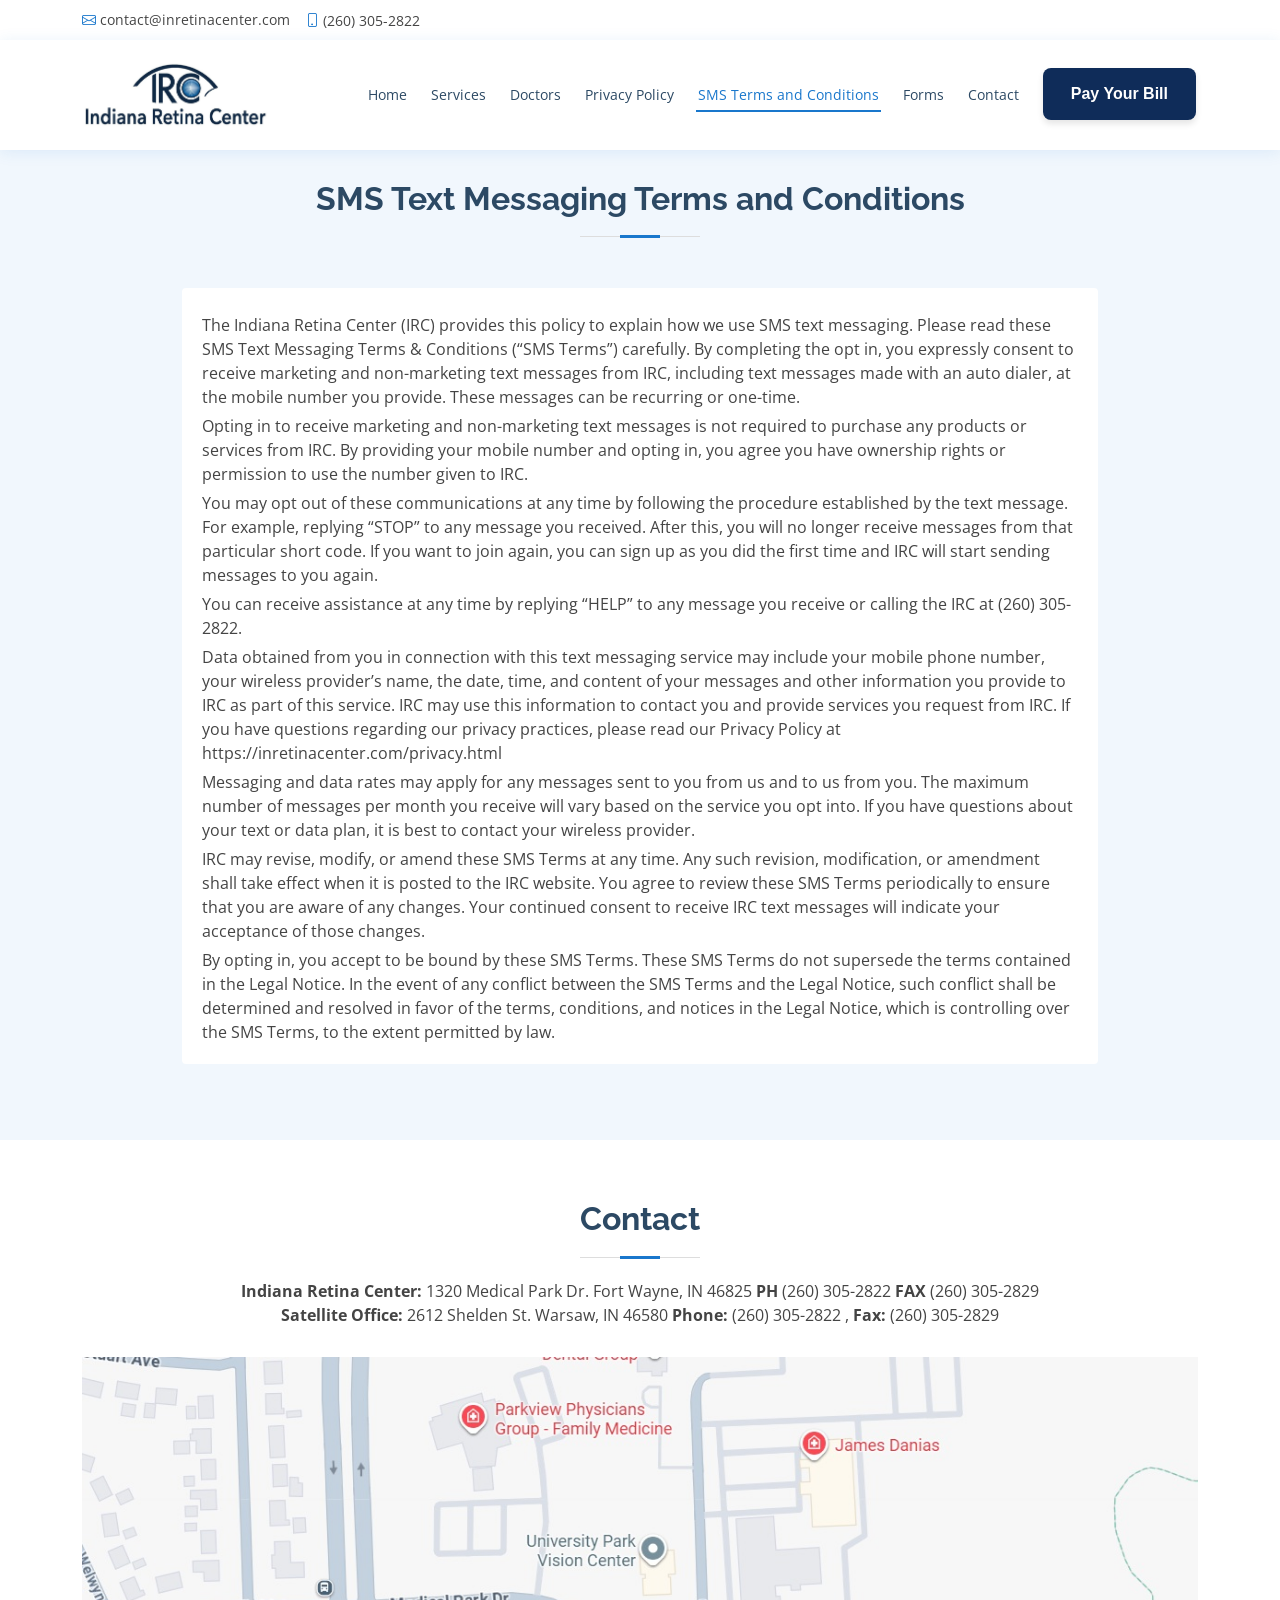
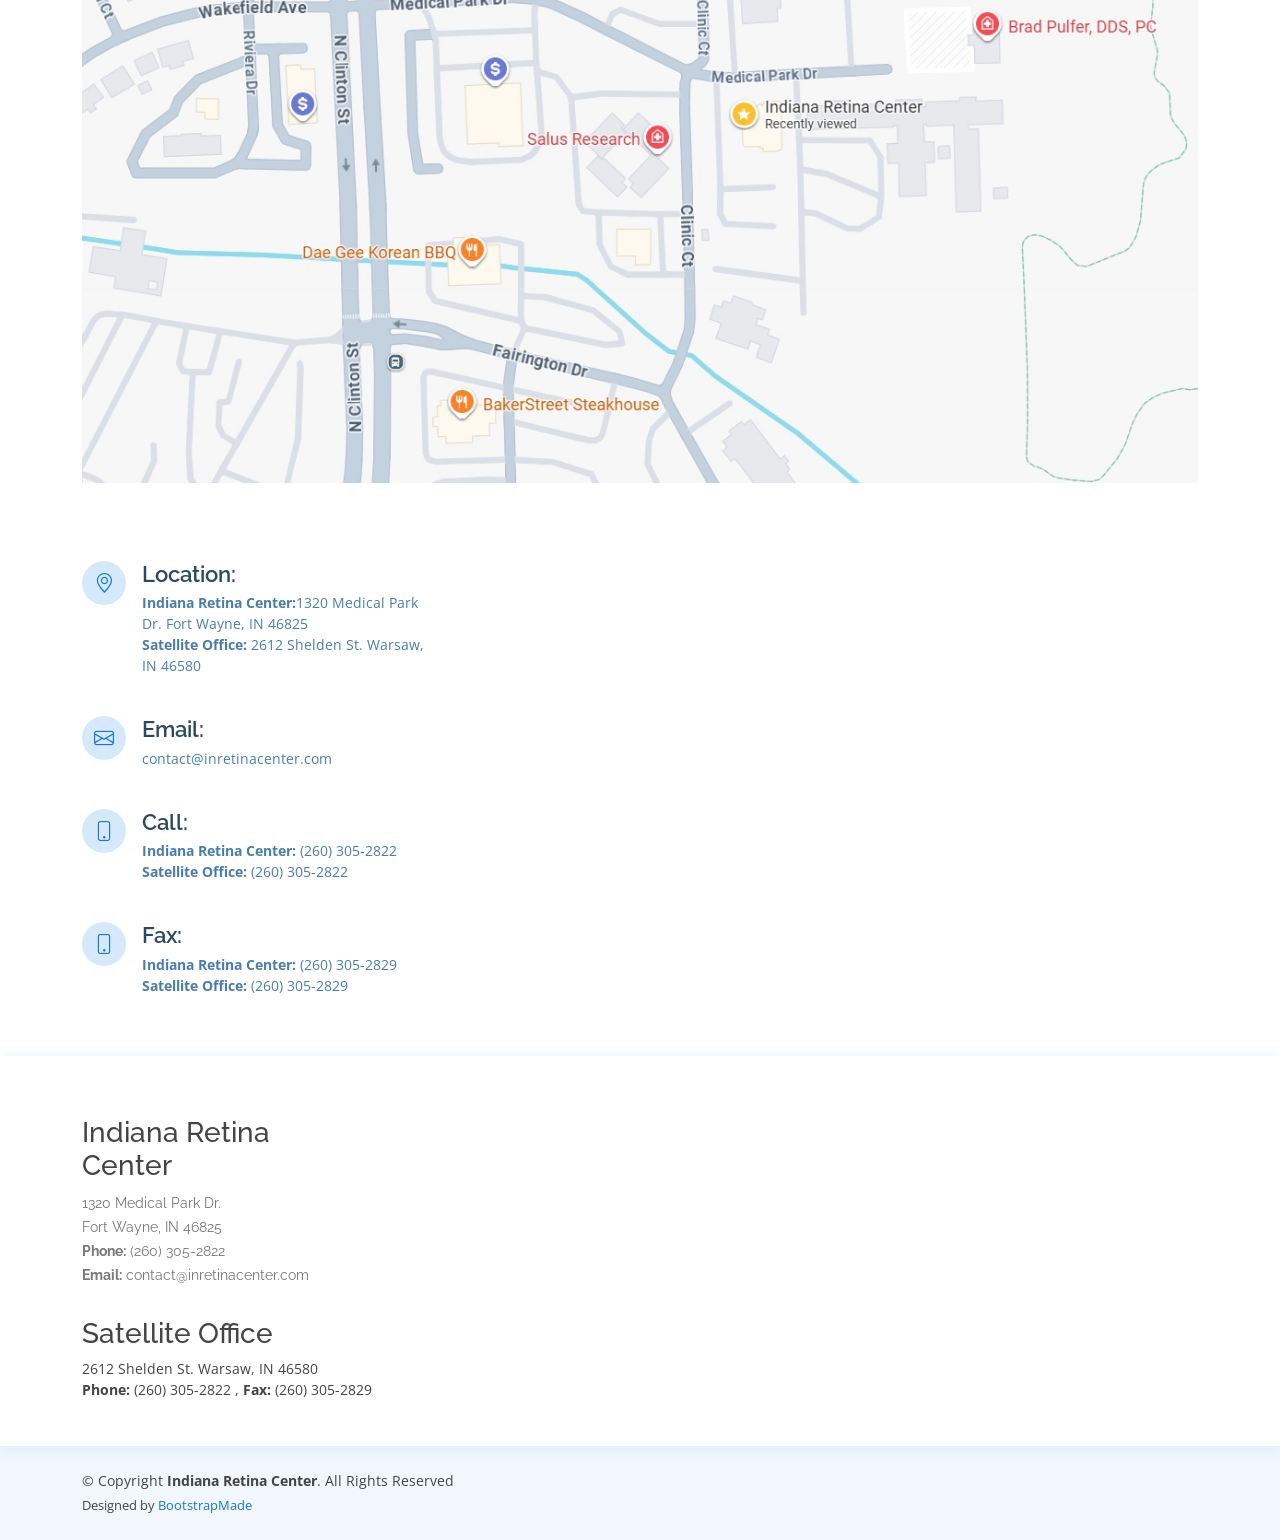
<file: sms.html>
<!DOCTYPE html>
<html lang="en">

<head>
  <meta charset="utf-8">
  <meta content="width=device-width, initial-scale=1.0" name="viewport">

  <title>Indiana Retina Center</title>
  <meta content="" name="description">
  <meta content="" name="keywords">

  <!-- Favicons -->
  <link href="assets/img/favicon.png" rel="icon">
  <link href="assets/img/apple-touch-icon.png" rel="apple-touch-icon">

  <!-- Google Fonts -->
  <link href="https://fonts.googleapis.com/css?family=Open+Sans:300,300i,400,400i,600,600i,700,700i|Raleway:300,300i,400,400i,500,500i,600,600i,700,700i|Poppins:300,300i,400,400i,500,500i,600,600i,700,700i" rel="stylesheet">

  <!-- Vendor CSS Files -->
  <link href="assets/vendor/fontawesome-free/css/all.min.css" rel="stylesheet">
  <link href="assets/vendor/animate.css/animate.min.css" rel="stylesheet">
  <link href="assets/vendor/bootstrap/css/bootstrap.min.css" rel="stylesheet">
  <link href="assets/vendor/bootstrap-icons/bootstrap-icons.css" rel="stylesheet">
  <link href="assets/vendor/boxicons/css/boxicons.min.css" rel="stylesheet">
  <link href="assets/vendor/glightbox/css/glightbox.min.css" rel="stylesheet">
  <link href="assets/vendor/remixicon/remixicon.css" rel="stylesheet">
  <link href="assets/vendor/swiper/swiper-bundle.min.css" rel="stylesheet">

  <!-- Template Main CSS File -->
  <link href="assets/css/style.css" rel="stylesheet">

  <!-- =======================================================
  * Template Name: medical- v4.10.0
  * Template URL: https://bootstrapmade.com/Indiana Retina Center-free-medical-bootstrap-theme/
  * Author: BootstrapMade.com
  * License: https://bootstrapmade.com/license/
  ======================================================== -->
</head>

<body>

  <!-- ======= Top Bar ======= -->
  <div id="topbar" class="d-flex align-items-center fixed-top">
    <div class="container d-flex justify-content-between">
      <div class="contact-info d-flex align-items-center">
        <i class="bi bi-envelope"></i> <a href="mailto:contact@inretinacenter.com">contact@inretinacenter.com</a>
        <i class="bi bi-phone"></i> (260) 305-2822 
      </div>

    </div>
  </div>

  <!-- ======= Header ======= -->
  <header id="header" class="fixed-top">
    <div class="container d-flex align-items-center">

        <h1 class="logo me-auto"><a href="index.html"><img src="./assets/img/logo.jpg" ></a></h1>
      <!-- Uncomment below if you prefer to use an image logo -->
      <!-- <a href="index.html" class="logo me-auto"><img src="assets/img/logo.png" alt="" class="img-fluid"></a>-->

      <nav id="navbar" class="navbar order-last order-lg-0">
        <ul>
          <li><a class="nav-link scrollto" href="../">Home</a></li>         
          <li><a class="nav-link scrollto" href="../#services">Services</a></li>
          <li><a class="nav-link scrollto" href="../#doctors">Doctors</a></li>
          <li><a class="nav-link scrollto" href="../privacy.html">Privacy Policy</a></li>
          <li><a class="nav-link scrollto active">SMS Terms and Conditions</a></li>
          <li><a class="nav-link scrollto" href="../forms.html">Forms</a></li>
          <li><a class="nav-link scrollto" href="../#contact">Contact</a></li>
          <li><a class="nav-link scrollto" href="/payment.html">    
            <button class="payment-btn" onclick="this.classList.toggle('is-loading')">
              <span class="spinner"></span>
              <span class="text">Pay Your Bill</span>
            </button>
          </a> 
          </li>
        </ul>
        <i class="bi bi-list mobile-nav-toggle"></i>
      </nav><!-- .navbar -->

      <a style="display:none" href="../#contact" class="appointment-btn scrollto">
        <span class="d-none d-md-inline">Make an</span> Appointment</a>

    </div>
  </header><!-- End Header -->

  
  <main id="main">

 


 
<section></section>
    <!-- ======= Frequently Asked Questions Section ======= -->
    <section id="faq" class="faq section-bg"   >
      <div class="container">

        <div class="section-title">
          <h2>SMS Text Messaging Terms and Conditions</h2>
  
        </div>

        <div class="faq-list">
          <ul>
 

            <li data-aos="fade-up" data-aos-delay="100">
             

              <div id="faq-list-2"  data-bs-parent=".faq-list">
                <p>
                    The Indiana Retina Center (IRC) provides this policy to explain how we use SMS text messaging. Please read these SMS Text Messaging Terms & Conditions (“SMS Terms”) carefully. By completing the opt in, you expressly consent to receive marketing and non-marketing text messages from IRC, including text messages made with an auto dialer, at the mobile number you provide. These messages can be recurring or one-time.</p>
                    <p> Opting in to receive marketing and non-marketing text messages is not required to purchase any products or services from IRC. By providing your mobile number and opting in, you agree you have ownership rights or permission to use the number given to IRC.
                    </p>
                    <p>   You may opt out of these communications at any time by following the procedure established by the text message. For example, replying “STOP” to any message you received. After this, you will no longer receive messages from that particular short code. If you want to join again, you can sign up as you did the first time and IRC will start sending messages to you again.
                    
                    </p>    
                    <p>You can receive assistance at any time by replying “HELP” to any message you receive or calling the IRC at (260) 305-2822.
                    </p>
                     <p> Data obtained from you in connection with this text messaging service may include your mobile phone number, your wireless provider’s name, the date, time, and content of your messages and other information you provide to IRC as part of this service. IRC may use this information to contact you and provide services you request from IRC. If you have questions regarding our privacy practices, please read our Privacy Policy at https://inretinacenter.com/privacy.html
                     </p> 
                     <p>Messaging and data rates may apply for any messages sent to you from us and to us from you. The maximum number of messages per month you receive will vary based on the service you opt into. If you have questions about your text or data plan, it is best to contact your wireless provider.
                    </p>
                     <p>  IRC may revise, modify, or amend these SMS Terms at any time. Any such revision, modification, or amendment shall take effect when it is posted to the IRC website. You agree to review these SMS Terms periodically to ensure that you are aware of any changes. Your continued consent to receive IRC text messages will indicate your acceptance of those changes.
                    </p> 
                    
                    <p> By opting in, you accept to be bound by these SMS Terms. These SMS Terms do not supersede the terms contained in the Legal Notice. In the event of any conflict between the SMS Terms and the Legal Notice, such conflict shall be determined and resolved in favor of the terms, conditions, and notices in the Legal Notice, which is controlling over the SMS Terms, to the extent permitted by law.
                    
                                 </p>
              </div>
            </li>

            



          </ul>
        </div>

      </div>
    </section><!-- End Frequently Asked Questions Section -->



 

    <!-- ======= Contact Section ======= -->
    <section id="contact" class="contact">
      <div class="container">

        <div class="section-title">
          <h2>Contact</h2>
          <p><strong>Indiana Retina Center:</strong>

            1320 Medical Park Dr.  Fort Wayne, IN 46825  
            
            
             <strong>PH</strong> (260) 305-2822        <strong>FAX </strong>(260) 305-2829</p>


             
             <p><strong>Satellite Office:</strong>
              2612 Shelden St.
             Warsaw, IN 46580   
             <strong>Phone:</strong> (260) 305-2822 , <strong>Fax:</strong> (260) 305-2829
             
           </p>
            
        </div>
      </div>


      <div class="container">

        <div class="section-title"  >
    <img width="100%" height="500" src="assets/img/map.png"  class="responsive">
    
 
 
</div>
   </div>

      <div class="container">
        <div class="row mt-5">

          <div class="col-lg-4">
            <div class="info">
              <div class="address">
                <i class="bi bi-geo-alt"></i>
                <h4>Location:</h4>
                <p><strong>Indiana Retina Center:</strong>1320 Medical Park Dr. Fort Wayne, IN 46825</p>
                <p><strong>Satellite Office:</strong>   2612 Shelden St.
                  Warsaw, IN 46580  </p>
              </div>

              <div class="email">
                <i class="bi bi-envelope"></i>
                <h4>Email:</h4>
                <p>contact@inretinacenter.com</p>
              </div>

              <div class="phone">
                <i class="bi bi-phone"></i>
                <h4>Call:</h4>
                <p><strong>Indiana Retina Center:</strong>  (260) 305-2822   </p>
                <p><strong>Satellite Office:</strong>  (260) 305-2822   </p>
              </div>
             

              <div class="phone">
                <i class="bi bi-phone"></i>
                <h4>Fax:</h4>
                <p><strong>Indiana Retina Center:</strong>  (260) 305-2829    </p>
                <p><strong>Satellite Office:</strong>  (260) 305-2829   </p>
              </div>
            </div>

          </div>

          <div class="col-lg-8 mt-5 mt-lg-0"   style="display:none">

            <iframe src="https://docs.google.com/forms/d/e/1FAIpQLSemDL0mRcI_fzoybBQN5JkzlJHV4pb0SPcbGbJMqNG7AeQEQQ/viewform?embedded=true" width="700" height="520" frameborder="0" marginheight="0" marginwidth="0">Loading…</iframe>

          </div>

        </div>

      </div>
    </section><!-- End Contact Section -->

  </main><!-- End #main -->


  <!-- ======= Footer ======= -->
  <footer id="footer">

    <div class="footer-top">
      <div class="container">
        <div class="row">

          <div class="col-lg-3 col-md-6 footer-contact">
            <h3>Indiana Retina Center</h3>
            <p>
                1320 Medical Park Dr. <br>
                Fort Wayne, IN 46825 <br>
            
               
              <strong>Phone:</strong> (260) 305-2822   <br>
              <strong>Email:</strong> contact@inretinacenter.com<br>
            </p>
          </div>

          <h3>Satellite Office</h3>
          <p>
            2612 Shelden St.
           Warsaw, IN 46580 <br>
           <strong>Phone:</strong> (260) 305-2822 , <strong>Fax:</strong> (260) 305-2829
           
         </p>
          </div>


          <div class="col-lg-2 col-md-6 footer-links" style="display:none">
            <h4>Useful Links</h4>
            <ul>
              <li><i class="bx bx-chevron-right"></i> <a href="#">Home</a></li>
              <li style="display:none"><i class="bx bx-chevron-right"></i> <a href="#">About us</a></li>
              <li><i class="bx bx-chevron-right"></i> <a href="#">Services</a></li>
              <li><i class="bx bx-chevron-right"></i> <a href="#">Terms of service</a></li>
              <li><i class="bx bx-chevron-right"></i> <a href="#">Privacy policy</a></li>
            </ul>
          </div>



          <div class="col-lg-4 col-md-6 footer-newsletter"  style="display:none">
            <h4>Join Our Newsletter</h4>
            <p>Tamen quem nulla quae legam multos aute sint culpa legam noster magna</p>
            <form action="" method="post">
              <input type="email" name="email"><input type="submit" value="Subscribe">
            </form>
          </div>

        </div>
      </div>
    </div>

    <div class="container d-md-flex py-4">

      <div class="me-md-auto text-center text-md-start">
        <div class="copyright">
          &copy; Copyright <strong><span>Indiana Retina Center</span></strong>. All Rights Reserved
        </div>
        <div class="credits">
          <!-- All the links in the footer should remain intact. -->
          <!-- You can delete the links only if you purchased the pro version. -->
          <!-- Licensing information: https://bootstrapmade.com/license/ -->
          <!-- Purchase the pro version with working PHP/AJAX contact form: https://bootstrapmade.com/Indiana Retina Center-free-medical-bootstrap-theme/ -->
          Designed by <a href="https://bootstrapmade.com/">BootstrapMade</a>
        </div>
      </div>
      <div class="social-links text-center text-md-right pt-3 pt-md-0"   style="display:none" >
        <a href="#" class="twitter"><i class="bx bxl-twitter"></i></a>
        <a href="#" class="facebook"><i class="bx bxl-facebook"></i></a>
        <a href="#" class="instagram"><i class="bx bxl-instagram"></i></a>
        <a href="#" class="google-plus"><i class="bx bxl-skype"></i></a>
        <a href="#" class="linkedin"><i class="bx bxl-linkedin"></i></a>
      </div>
    </div>
  </footer><!-- End Footer -->

  <div id="preloader"></div>
  <a href="#" class="back-to-top d-flex align-items-center justify-content-center"><i class="bi bi-arrow-up-short"></i></a>

  <!-- Vendor JS Files -->
  <script src="assets/vendor/purecounter/purecounter_vanilla.js"></script>
  <script src="assets/vendor/bootstrap/js/bootstrap.bundle.min.js"></script>
  <script src="assets/vendor/glightbox/js/glightbox.min.js"></script>
  <script src="assets/vendor/swiper/swiper-bundle.min.js"></script>
  <script src="assets/vendor/php-email-form/validate.js"></script>

  <!-- Template Main JS File -->
  <script src="assets/js/main.js"></script>

</body>

</html>
</file>
<file: assets/css/style.css>
/**
* Template Name: Medilab - v4.10.0
* Template URL: https://bootstrapmade.com/medilab-free-medical-bootstrap-theme/
* Author: BootstrapMade.com
* License: https://bootstrapmade.com/license/
*/

/*--------------------------------------------------------------
# General
--------------------------------------------------------------*/
body {
  font-family: "Open Sans", sans-serif;
  color: #444444;
}

a {
  color: #1977cc;
  text-decoration: none;
}

a:hover {
  color: #3291e6;
  text-decoration: none;
}

h1,
h2,
h3,
h4,
h5,
h6 {
  font-family: "Raleway", sans-serif;
}

/*--------------------------------------------------------------
# Preloader
--------------------------------------------------------------*/
#preloader {
  position: fixed;
  top: 0;
  left: 0;
  right: 0;
  bottom: 0;
  z-index: 9999;
  overflow: hidden;
  background: #fff;
}

#preloader:before {
  content: "";
  position: fixed;
  top: calc(50% - 30px);
  left: calc(50% - 30px);
  border: 6px solid #1977cc;
  border-top-color: #d1e6f9;
  border-radius: 50%;
  width: 60px;
  height: 60px;
  -webkit-animation: animate-preloader 1s linear infinite;
  animation: animate-preloader 1s linear infinite;
}

@-webkit-keyframes animate-preloader {
  0% {
    transform: rotate(0deg);
  }

  100% {
    transform: rotate(360deg);
  }
}

@keyframes animate-preloader {
  0% {
    transform: rotate(0deg);
  }

  100% {
    transform: rotate(360deg);
  }
}

/*--------------------------------------------------------------
# Back to top button
--------------------------------------------------------------*/
.back-to-top {
  position: fixed;
  visibility: hidden;
  opacity: 0;
  right: 15px;
  bottom: 15px;
  z-index: 996;
  background: #1977cc;
  width: 40px;
  height: 40px;
  border-radius: 4px;
  transition: all 0.4s;
}

.back-to-top i {
  font-size: 28px;
  color: #fff;
  line-height: 0;
}

.back-to-top:hover {
  background: #298ce5;
  color: #fff;
}

.back-to-top.active {
  visibility: visible;
  opacity: 1;
}

.datepicker-dropdown {
  padding: 20px !important;
}

/*--------------------------------------------------------------
# Top Bar
--------------------------------------------------------------*/
#topbar {
  background: #fff;
  height: 40px;
  font-size: 14px;
  transition: all 0.5s;
  z-index: 996;
}

#topbar.topbar-scrolled {
  top: -40px;
}

#topbar .contact-info a {
  line-height: 1;
  color: #444444;
  transition: 0.3s;
}

#topbar .contact-info a:hover {
  color: #1977cc;
}

#topbar .contact-info i {
  color: #1977cc;
  padding-right: 4px;
  margin-left: 15px;
  line-height: 0;
}

#topbar .contact-info i:first-child {
  margin-left: 0;
}

#topbar .social-links a {
  color: #437099;
  padding-left: 15px;
  display: inline-block;
  line-height: 1px;
  transition: 0.3s;
}

#topbar .social-links a:hover {
  color: #1977cc;
}

#topbar .social-links a:first-child {
  border-left: 0;
}

/*--------------------------------------------------------------
# Header
--------------------------------------------------------------*/
#header {
  background: #fff;
  transition: all 0.5s;
  z-index: 997;
  padding: 15px 0;
  top: 40px;
  box-shadow: 0px 2px 15px rgba(25, 119, 204, 0.1);
}

#header.header-scrolled {
  top: 0;
}

#header .logo {
  font-size: 30px;
  margin: 0;
  padding: 0;
  line-height: 1;
  font-weight: 700;
  letter-spacing: 0.5px;
  font-family: "Poppins", sans-serif;
}

#header .logo a {
  color: #2c4964;
}

#header .logo img {
  max-height: 75px;
}

/**
* Appointment Button *
*/
.appointment-btn {
  margin-left: 25px;
  background: #1977cc;
  color: #fff;
  border-radius: 50px;
  padding: 8px 25px;
  white-space: nowrap;
  transition: 0.3s;
  font-size: 14px;
  display: inline-block;
}

.appointment-btn:hover {
  background: #166ab5;
  color: #fff;
}

@media (max-width: 768px) {
  .appointment-btn {
    margin: 0 15px 0 0;
    padding: 6px 18px;
  }
}

/*--------------------------------------------------------------
# Navigation Menu
--------------------------------------------------------------*/
/**
* Desktop Navigation 
*/
.navbar {
  padding: 0;
}

.navbar ul {
  margin: 0;
  padding: 0;
  display: flex;
  list-style: none;
  align-items: center;
}

.navbar li {
  position: relative;
}

.navbar>ul>li {
  position: relative;
  white-space: nowrap;
  padding: 8px 0 8px 20px;
}

.navbar a,
.navbar a:focus {
  display: flex;
  align-items: center;
  justify-content: space-between;
  font-size: 14px;
  color: #2c4964;
  white-space: nowrap;
  transition: 0.3s;
  border-bottom: 2px solid #fff;
  padding: 5px 2px;
}

.navbar a i,
.navbar a:focus i {
  font-size: 12px;
  line-height: 0;
  margin-left: 5px;
}

.navbar a:hover,
.navbar .active,
.navbar .active:focus,
.navbar li:hover>a {
  color: #1977cc;
  border-color: #1977cc;
}

.navbar .dropdown ul {
  display: block;
  position: absolute;
  left: 20px;
  top: calc(100% + 30px);
  margin: 0;
  padding: 10px 0;
  z-index: 99;
  opacity: 0;
  visibility: hidden;
  background: #fff;
  box-shadow: 0px 0px 30px rgba(127, 137, 161, 0.25);
  transition: 0.3s;
}

.navbar .dropdown ul li {
  min-width: 200px;
}

.navbar .dropdown ul a {
  padding: 10px 20px;
  font-size: 14px;
  font-weight: 500;
  text-transform: none;
  color: #082744;
  border: none;
}

.navbar .dropdown ul a i {
  font-size: 12px;
}

.navbar .dropdown ul a:hover,
.navbar .dropdown ul .active:hover,
.navbar .dropdown ul li:hover>a {
  color: #1977cc;
}

.navbar .dropdown:hover>ul {
  opacity: 1;
  top: 100%;
  visibility: visible;
}

.navbar .dropdown .dropdown ul {
  top: 0;
  left: calc(100% - 30px);
  visibility: hidden;
}

.navbar .dropdown .dropdown:hover>ul {
  opacity: 1;
  top: 0;
  left: 100%;
  visibility: visible;
}

@media (max-width: 1366px) {
  .navbar .dropdown .dropdown ul {
    left: -90%;
  }

  .navbar .dropdown .dropdown:hover>ul {
    left: -100%;
  }
}

/**
* Mobile Navigation 
*/
.mobile-nav-toggle {
  color: #2c4964;
  font-size: 28px;
  cursor: pointer;
  display: none;
  line-height: 0;
  transition: 0.5s;
}

.mobile-nav-toggle.bi-x {
  color: #fff;
}

@media (max-width: 991px) {
  .mobile-nav-toggle {
    display: block;
  }

  .navbar ul {
    display: none;
  }
}

.navbar-mobile {
  position: fixed;
  overflow: hidden;
  top: 0;
  right: 0;
  left: 0;
  bottom: 0;
  background: rgba(28, 47, 65, 0.9);
  transition: 0.3s;
  z-index: 999;
}

.navbar-mobile .mobile-nav-toggle {
  position: absolute;
  top: 15px;
  right: 15px;
}

.navbar-mobile ul {
  display: block;
  position: absolute;
  top: 55px;
  right: 15px;
  bottom: 15px;
  left: 15px;
  padding: 10px 0;
  background-color: #fff;
  overflow-y: auto;
  transition: 0.3s;
}

.navbar-mobile>ul>li {
  padding: 0;
}

.navbar-mobile a,
.navbar-mobile a:focus {
  padding: 10px 20px;
  font-size: 15px;
  color: #2c4964;
  border: none;
}

.navbar-mobile a:hover,
.navbar-mobile .active,
.navbar-mobile li:hover>a {
  color: #1977cc;
}

.navbar-mobile .getstarted,
.navbar-mobile .getstarted:focus {
  margin: 15px;
}

.navbar-mobile .dropdown ul {
  position: static;
  display: none;
  margin: 10px 20px;
  padding: 10px 0;
  z-index: 99;
  opacity: 1;
  visibility: visible;
  background: #fff;
  box-shadow: 0px 0px 30px rgba(127, 137, 161, 0.25);
}

.navbar-mobile .dropdown ul li {
  min-width: 200px;
}

.navbar-mobile .dropdown ul a {
  padding: 10px 20px;
}

.navbar-mobile .dropdown ul a i {
  font-size: 12px;
}

.navbar-mobile .dropdown ul a:hover,
.navbar-mobile .dropdown ul .active:hover,
.navbar-mobile .dropdown ul li:hover>a {
  color: #1977cc;
}

.navbar-mobile .dropdown>.dropdown-active {
  display: block;
}

/*--------------------------------------------------------------
# Hero Section
--------------------------------------------------------------*/
#hero {
  width: 100%;
  height: 90vh;
  background: url("../img/hero-bg.jpg") top center;
  background-size: cover;
  margin-bottom: -200px;
}

#hero .container {
  position: relative;
}

#hero h1 {
  margin: 0;
  font-size: 48px;
  font-weight: 700;
  line-height: 56px;
  text-transform: uppercase;
  color: #2c4964;
}

#hero h2 {
  color: #2c4964;
  margin: 10px 0 0 0;
  font-size: 24px;
}

#hero .btn-get-started {
  font-family: "Raleway", sans-serif;
  text-transform: uppercase;
  font-weight: 500;
  font-size: 14px;
  letter-spacing: 1px;
  display: inline-block;
  padding: 12px 35px;
  margin-top: 30px;
  border-radius: 50px;
  transition: 0.5s;
  color: #fff;
  background: #1977cc;
}

#hero .btn-get-started:hover {
  background: #3291e6;
}

@media (min-width: 1024px) {
  #hero {
    background-attachment: fixed;
  }
}

@media (max-width: 992px) {
  #hero {
    margin-bottom: 0;
    height: 100vh;
  }

  #hero .container {
    padding-bottom: 63px;
  }

  #hero h1 {
    font-size: 28px;
    line-height: 36px;
  }

  #hero h2 {
    font-size: 18px;
    line-height: 24px;
    margin-bottom: 30px;
  }
}

@media (max-height: 600px) {
  #hero {
    height: 110vh;
  }
}

/*--------------------------------------------------------------
# Sections General
--------------------------------------------------------------*/
section {
  padding: 60px 0;
  overflow: hidden;
}

.section-bg {
  background-color: #f1f7fd;
}

.section-title {
  text-align: center;
  padding-bottom: 30px;
}

.section-title h2 {
  font-size: 32px;
  font-weight: bold;
  margin-bottom: 20px;
  padding-bottom: 20px;
  position: relative;
  color: #2c4964;
}

.section-title h2::before {
  content: "";
  position: absolute;
  display: block;
  width: 120px;
  height: 1px;
  background: #ddd;
  bottom: 1px;
  left: calc(50% - 60px);
}

.section-title h2::after {
  content: "";
  position: absolute;
  display: block;
  width: 40px;
  height: 3px;
  background: #1977cc;
  bottom: 0;
  left: calc(50% - 20px);
}

.section-title p {
  margin-bottom: 0;
}

/*--------------------------------------------------------------
# Breadcrumbs
--------------------------------------------------------------*/
.breadcrumbs {
  padding: 20px 0;
  background-color: #f1f7fd;
  min-height: 40px;
  margin-top: 120px;
}

@media (max-width: 992px) {
  .breadcrumbs {
    margin-top: 100px;
  }
}

.breadcrumbs h2 {
  font-size: 24px;
  font-weight: 300;
  margin: 0;
}

@media (max-width: 992px) {
  .breadcrumbs h2 {
    margin: 0 0 10px 0;
  }
}

.breadcrumbs ol {
  display: flex;
  flex-wrap: wrap;
  list-style: none;
  padding: 0;
  margin: 0;
  font-size: 14px;
}

.breadcrumbs ol li+li {
  padding-left: 10px;
}

.breadcrumbs ol li+li::before {
  display: inline-block;
  padding-right: 10px;
  color: #6c757d;
  content: "/";
}

@media (max-width: 768px) {
  .breadcrumbs .d-flex {
    display: block !important;
  }

  .breadcrumbs ol {
    display: block;
  }

  .breadcrumbs ol li {
    display: inline-block;
  }
}

/*--------------------------------------------------------------
# Why Us
--------------------------------------------------------------*/
.why-us .content {
  padding: 30px;
  background: #1977cc;
  border-radius: 4px;
  color: #fff;
}

.why-us .content h3 {
  font-weight: 700;
  font-size: 34px;
  margin-bottom: 30px;
}

.why-us .content p {
  margin-bottom: 30px;
}

.why-us .content .more-btn {
  display: inline-block;
  background: rgba(255, 255, 255, 0.2);
  padding: 6px 30px 8px 30px;
  color: #fff;
  border-radius: 50px;
  transition: all ease-in-out 0.4s;
}

.why-us .content .more-btn i {
  font-size: 14px;
}

.why-us .content .more-btn:hover {
  color: #1977cc;
  background: #fff;
}

.why-us .icon-boxes .icon-box {
  text-align: center;
  border-radius: 10px;
  background: #fff;
  box-shadow: 0px 2px 15px rgba(0, 0, 0, 0.1);
  padding: 40px 30px;
  width: 100%;
}

.why-us .icon-boxes .icon-box i {
  font-size: 40px;
  color: #1977cc;
  margin-bottom: 30px;
}

.why-us .icon-boxes .icon-box h4 {
  font-size: 20px;
  font-weight: 700;
  margin: 0 0 30px 0;
}

.why-us .icon-boxes .icon-box p {
  font-size: 15px;
  color: #848484;
}

/*--------------------------------------------------------------
# About
--------------------------------------------------------------*/
.about .icon-boxes h4 {
  font-size: 18px;
  color: #4b7dab;
  margin-bottom: 15px;
}

.about .icon-boxes h3 {
  font-size: 28px;
  font-weight: 700;
  color: #2c4964;
  margin-bottom: 15px;
}

.about .icon-box {
  margin-top: 40px;
}

.about .icon-box .icon {
  float: left;
  display: flex;
  align-items: center;
  justify-content: center;
  width: 64px;
  height: 64px;
  border: 2px solid #8dc2f1;
  border-radius: 50px;
  transition: 0.5s;
}

.about .icon-box .icon i {
  color: #1977cc;
  font-size: 32px;
}

.about .icon-box:hover .icon {
  background: #1977cc;
  border-color: #1977cc;
}

.about .icon-box:hover .icon i {
  color: #fff;
}

.about .icon-box .title {
  margin-left: 85px;
  font-weight: 700;
  margin-bottom: 10px;
  font-size: 18px;
}

.about .icon-box .title a {
  color: #343a40;
  transition: 0.3s;
}

.about .icon-box .title a:hover {
  color: #1977cc;
}

.about .icon-box .description {
  margin-left: 85px;
  line-height: 24px;
  font-size: 14px;
}

.about .video-box {
  background: url("../img/about.jpg") center center no-repeat;
  background-size: cover;
  min-height: 500px;
}

.about .play-btn {
  width: 94px;
  height: 94px;
  background: radial-gradient(#1977cc 50%, rgba(25, 119, 204, 0.4) 52%);
  border-radius: 50%;
  display: block;
  position: absolute;
  left: calc(50% - 47px);
  top: calc(50% - 47px);
  overflow: hidden;
}

.about .play-btn::after {
  content: "";
  position: absolute;
  left: 50%;
  top: 50%;
  transform: translateX(-40%) translateY(-50%);
  width: 0;
  height: 0;
  border-top: 10px solid transparent;
  border-bottom: 10px solid transparent;
  border-left: 15px solid #fff;
  z-index: 100;
  transition: all 400ms cubic-bezier(0.55, 0.055, 0.675, 0.19);
}

.about .play-btn::before {
  content: "";
  position: absolute;
  width: 120px;
  height: 120px;
  -webkit-animation-delay: 0s;
  animation-delay: 0s;
  -webkit-animation: pulsate-btn 2s;
  animation: pulsate-btn 2s;
  -webkit-animation-direction: forwards;
  animation-direction: forwards;
  -webkit-animation-iteration-count: infinite;
  animation-iteration-count: infinite;
  -webkit-animation-timing-function: steps;
  animation-timing-function: steps;
  opacity: 1;
  border-radius: 50%;
  border: 5px solid rgba(25, 119, 204, 0.7);
  top: -15%;
  left: -15%;
  background: rgba(198, 16, 0, 0);
}

.about .play-btn:hover::after {
  border-left: 15px solid #1977cc;
  transform: scale(20);
}

.about .play-btn:hover::before {
  content: "";
  position: absolute;
  left: 50%;
  top: 50%;
  transform: translateX(-40%) translateY(-50%);
  width: 0;
  height: 0;
  border: none;
  border-top: 10px solid transparent;
  border-bottom: 10px solid transparent;
  border-left: 15px solid #fff;
  z-index: 200;
  -webkit-animation: none;
  animation: none;
  border-radius: 0;
}

@-webkit-keyframes pulsate-btn {
  0% {
    transform: scale(0.6, 0.6);
    opacity: 1;
  }

  100% {
    transform: scale(1, 1);
    opacity: 0;
  }
}

@keyframes pulsate-btn {
  0% {
    transform: scale(0.6, 0.6);
    opacity: 1;
  }

  100% {
    transform: scale(1, 1);
    opacity: 0;
  }
}

/*--------------------------------------------------------------
# Counts
--------------------------------------------------------------*/
.counts {
  background: #f1f7fd;
  padding: 70px 0 60px;
}

.counts .count-box {
  padding: 30px 30px 25px 30px;
  width: 100%;
  position: relative;
  text-align: center;
  background: #fff;
}

.counts .count-box i {
  position: absolute;
  top: -25px;
  left: 50%;
  transform: translateX(-50%);
  font-size: 20px;
  background: #1977cc;
  color: #fff;
  border-radius: 50px;
  display: inline-flex;
  align-items: center;
  justify-content: center;
  width: 48px;
  height: 48px;
}

.counts .count-box span {
  font-size: 36px;
  display: block;
  font-weight: 600;
  color: #082744;
}

.counts .count-box p {
  padding: 0;
  margin: 0;
  font-family: "Raleway", sans-serif;
  font-size: 14px;
}

/*--------------------------------------------------------------
# Services
--------------------------------------------------------------*/
.services .icon-box {
  text-align: center;
  border: 1px solid #d5e1ed;
  padding: 80px 20px;
  transition: all ease-in-out 0.3s;
}

.services .icon-box .icon {
  margin: 0 auto;
  width: 64px;
  height: 64px;
  background: #1977cc;
  border-radius: 5px;
  transition: all 0.3s ease-out 0s;
  display: flex;
  align-items: center;
  justify-content: center;
  margin-bottom: 20px;
  transform-style: preserve-3d;
}

.services .icon-box .icon i {
  color: #fff;
  font-size: 28px;
}

.services .icon-box .icon::before {
  position: absolute;
  content: "";
  left: -8px;
  top: -8px;
  height: 100%;
  width: 100%;
  background: #badaf7;
  border-radius: 5px;
  transition: all 0.3s ease-out 0s;
  transform: translateZ(-1px);
}

.services .icon-box h4 {
  font-weight: 700;
  margin-bottom: 15px;
  font-size: 24px;
}

.services .icon-box h4 a {
  color: #2c4964;
}

.services .icon-box p {
  line-height: 24px;
  font-size: 14px;
  margin-bottom: 0;
}

.services .icon-box:hover {
  background: #1977cc;
  border-color: #1977cc;
}

.services .icon-box:hover .icon {
  background: #fff;
}

.services .icon-box:hover .icon i {
  color: #1977cc;
}

.services .icon-box:hover .icon::before {
  background: #3291e6;
}

.services .icon-box:hover h4 a,
.services .icon-box:hover p {
  color: #fff;
}

.services .icon-box .more-btn {
  display: inline-block;

  padding: 6px 20px 8px 20px;
 
  border-radius: 50px;
  transition: all ease-in-out 0.4s;
  
  color: #fff;
  background:#1977cc;
  margin-top:10px;
}

.services .icon-box .more-btn i {
  font-size: 14px;
}

.services .icon-box .more-btn:hover {
  color: #1977cc;
  background: #fff;
}


/*--------------------------------------------------------------
# Appointments
--------------------------------------------------------------*/
.appointment .php-email-form {
  width: 100%;
}

.appointment .php-email-form .form-group {
  padding-bottom: 8px;
}

.appointment .php-email-form .validate {
  display: none;
  color: red;
  margin: 0 0 15px 0;
  font-weight: 400;
  font-size: 13px;
}

.appointment .php-email-form .error-message {
  display: none;
  color: #fff;
  background: #ed3c0d;
  text-align: left;
  padding: 15px;
  font-weight: 600;
}

.appointment .php-email-form .error-message br+br {
  margin-top: 25px;
}

.appointment .php-email-form .sent-message {
  display: none;
  color: #fff;
  background: #18d26e;
  text-align: center;
  padding: 15px;
  font-weight: 600;
}

.appointment .php-email-form .loading {
  display: none;
  background: #fff;
  text-align: center;
  padding: 15px;
}

.appointment .php-email-form .loading:before {
  content: "";
  display: inline-block;
  border-radius: 50%;
  width: 24px;
  height: 24px;
  margin: 0 10px -6px 0;
  border: 3px solid #18d26e;
  border-top-color: #eee;
  -webkit-animation: animate-loading 1s linear infinite;
  animation: animate-loading 1s linear infinite;
}

.appointment .php-email-form input,
.appointment .php-email-form textarea,
.appointment .php-email-form select {
  border-radius: 0;
  box-shadow: none;
  font-size: 14px;
  padding: 10px !important;
}

.appointment .php-email-form input:focus,
.appointment .php-email-form textarea:focus,
.appointment .php-email-form select:focus {
  border-color: #1977cc;
}

.appointment .php-email-form input,
.appointment .php-email-form select {
  height: 44px;
}

.appointment .php-email-form textarea {
  padding: 10px 12px;
}

.appointment .php-email-form button[type=submit] {
  background: #1977cc;
  border: 0;
  padding: 10px 35px;
  color: #fff;
  transition: 0.4s;
  border-radius: 50px;
}

.appointment .php-email-form button[type=submit]:hover {
  background: #1c84e3;
}

/*--------------------------------------------------------------
# Departments
--------------------------------------------------------------*/
.departments {
  overflow: hidden;
}

.departments .nav-tabs {
  border: 0;
}

.departments .nav-link {
  border: 0;
  padding: 12px 15px 12px 0;
  transition: 0.3s;
  color: #2c4964;
  border-radius: 0;
  border-right: 2px solid #ebf1f6;
  font-weight: 600;
  font-size: 15px;
}

.departments .nav-link:hover {
  color: #1977cc;
}

.departments .nav-link.active {
  color: #1977cc;
  border-color: #1977cc;
}

.departments .tab-pane.active {
  -webkit-animation: fadeIn 0.5s ease-out;
  animation: fadeIn 0.5s ease-out;
}

.departments .details h3 {
  font-size: 26px;
  font-weight: 600;
  margin-bottom: 20px;
  color: #2c4964;
}

.departments .details p {
  color: #777777;
}

.departments .details p:last-child {
  margin-bottom: 0;
}

@media (max-width: 992px) {
  .departments .nav-link {
    border: 0;
    padding: 15px;
  }

  .departments .nav-link.active {
    color: #fff;
    background: #1977cc;
  }
}

/*--------------------------------------------------------------
# Doctors
--------------------------------------------------------------*/
.doctors {
  background: #fff;
}

.doctors .member {
  position: relative;
  box-shadow: 0px 2px 15px rgba(44, 73, 100, 0.08);
  padding: 30px;
  border-radius: 10px;
}

.doctors .member .pic {
  overflow: hidden;
  width: 180px;
  border-radius: 50%;
}

.doctors .member .pic img {
  transition: ease-in-out 0.3s;
}

.doctors .member:hover img {
  transform: scale(1.1);
}

.doctors .member .member-info {
  padding-left: 30px;
}

.doctors .member h4 {
  font-weight: 700;
  margin-bottom: 5px;
  font-size: 20px;
  color: #2c4964;
}

.doctors .member span {
  display: block;
  font-size: 15px;
  padding-bottom: 10px;
  position: relative;
  font-weight: 500;
}

.doctors .member span::after {
  content: "";
  position: absolute;
  display: block;
  width: 50px;
  height: 1px;
  background: #b2c8dd;
  bottom: 0;
  left: 0;
}

.doctors .member p {
  margin: 10px 0 0 0;
  font-size: 14px;
}

.doctors .member .social {
  margin-top: 12px;
  display: flex;
  align-items: center;
  justify-content: flex-start;
}

.doctors .member .social a {
  transition: ease-in-out 0.3s;
  display: flex;
  align-items: center;
  justify-content: center;
  border-radius: 50px;
  width: 32px;
  height: 32px;
  background: #a0bcd5;
}

.doctors .member .social a i {
  color: #fff;
  font-size: 16px;
  margin: 0 2px;
}

.doctors .member .social a:hover {
  background: #1977cc;
}

.doctors .member .social a+a {
  margin-left: 8px;
}

/*--------------------------------------------------------------
# Frequently Asked Questions
--------------------------------------------------------------*/
.faq .faq-list {
  padding: 0 100px;
}

.faq .faq-list ul {
  padding: 0;
  list-style: none;
}

.faq .faq-list li+li {
  margin-top: 0px;
}

.faq .faq-list li {
  padding: 20px;
  background: #fff;
  border-radius: 4px;
  position: relative;
}

.faq .faq-list a {
  display: block;
  position: relative;
  font-family: "Poppins", sans-serif;
  font-size: 16px;
  line-height: 24px;
  font-weight: 500;
  padding: 0 30px;
  outline: none;
  cursor: pointer;
}

.faq .faq-list .icon-help {
  font-size: 24px;
  position: absolute;
  right: 0;
  left: 20px;
  color: #76b5ee;
}

.faq .faq-list .icon-show,
.faq .faq-list .icon-close {
  font-size: 24px;
  position: absolute;
  right: 0;
  top: 0;
}

.faq .faq-list p {
  margin-bottom: 0;
  padding: 5px 0 0 0;
}

.faq .faq-list .icon-show {
  display: none;
}

.faq .faq-list a.collapsed {
  color: #343a40;
}

.faq .faq-list a.collapsed:hover {
  color: #1977cc;
}

.faq .faq-list a.collapsed .icon-show {
  display: inline-block;
}

.faq .faq-list a.collapsed .icon-close {
  display: none;
}

@media (max-width: 1200px) {
  .faq .faq-list {
    padding: 0;
  }
}

/*--------------------------------------------------------------
# Testimonials
--------------------------------------------------------------*/
.testimonials .testimonial-wrap {
  padding-left: 50px;
}

.testimonials .testimonials-carousel,
.testimonials .testimonials-slider {
  overflow: hidden;
}

.testimonials .testimonial-item {
  box-sizing: content-box;
  padding: 30px 30px 30px 60px;
  margin: 30px 15px;
  min-height: 200px;
  box-shadow: 0px 2px 12px rgba(44, 73, 100, 0.08);
  position: relative;
  background: #fff;
}

.testimonials .testimonial-item .testimonial-img {
  width: 90px;
  border-radius: 10px;
  border: 6px solid #fff;
  position: absolute;
  left: -45px;
}

.testimonials .testimonial-item h3 {
  font-size: 18px;
  font-weight: bold;
  margin: 10px 0 5px 0;
  color: #111;
}

.testimonials .testimonial-item h4 {
  font-size: 14px;
  color: #999;
  margin: 0;
}

.testimonials .testimonial-item .quote-icon-left,
.testimonials .testimonial-item .quote-icon-right {
  color: #badaf7;
  font-size: 26px;
}

.testimonials .testimonial-item .quote-icon-left {
  display: inline-block;
  left: -5px;
  position: relative;
}

.testimonials .testimonial-item .quote-icon-right {
  display: inline-block;
  right: -5px;
  position: relative;
  top: 10px;
}

.testimonials .testimonial-item p {
  font-style: italic;
  margin: 15px auto 15px auto;
}

.testimonials .swiper-pagination {
  margin-top: 20px;
  position: relative;
}

.testimonials .swiper-pagination .swiper-pagination-bullet {
  width: 12px;
  height: 12px;
  background-color: #fff;
  opacity: 1;
  border: 1px solid #1977cc;
}

.testimonials .swiper-pagination .swiper-pagination-bullet-active {
  background-color: #1977cc;
}

@media (max-width: 767px) {
  .testimonials .testimonial-wrap {
    padding-left: 0;
  }

  .testimonials .testimonials-carousel,
  .testimonials .testimonials-slider {
    overflow: hidden;
  }

  .testimonials .testimonial-item {
    padding: 30px;
    margin: 15px;
  }

  .testimonials .testimonial-item .testimonial-img {
    position: static;
    left: auto;
  }
}

/*--------------------------------------------------------------
# Gallery
--------------------------------------------------------------*/
.gallery .gallery-item {
  overflow: hidden;
  border-right: 3px solid #fff;
  border-bottom: 3px solid #fff;
}

.gallery .gallery-item img {
  transition: all ease-in-out 0.4s;
}

.gallery .gallery-item:hover img {
  transform: scale(1.1);
}

/*--------------------------------------------------------------
# Contact
--------------------------------------------------------------*/
.contact .info {
  width: 100%;
  background: #fff;
}

.contact .info i {
  font-size: 20px;
  color: #1977cc;
  float: left;
  width: 44px;
  height: 44px;
  background: #d6e9fa;
  display: flex;
  justify-content: center;
  align-items: center;
  border-radius: 50px;
  transition: all 0.3s ease-in-out;
}

.contact .info h4 {
  padding: 0 0 0 60px;
  font-size: 22px;
  font-weight: 600;
  margin-bottom: 5px;
  color: #2c4964;
}

.contact .info p {
  padding: 0 0 0 60px;
  margin-bottom: 0;
  font-size: 14px;
  color: #4b7dab;
}

.contact .info .email,
.contact .info .phone {
  margin-top: 40px;
}

.contact .info .email:hover i,
.contact .info .address:hover i,
.contact .info .phone:hover i {
  background: #1977cc;
  color: #fff;
}

.contact .php-email-form {
  width: 100%;
  background: #fff;
}

.contact .php-email-form .form-group {
  padding-bottom: 8px;
}

.contact .php-email-form .error-message {
  display: none;
  color: #fff;
  background: #ed3c0d;
  text-align: left;
  padding: 15px;
  font-weight: 600;
}

.contact .php-email-form .error-message br+br {
  margin-top: 25px;
}

.contact .php-email-form .sent-message {
  display: none;
  color: #fff;
  background: #18d26e;
  text-align: center;
  padding: 15px;
  font-weight: 600;
}

.contact .php-email-form .loading {
  display: none;
  background: #fff;
  text-align: center;
  padding: 15px;
}

.contact .php-email-form .loading:before {
  content: "";
  display: inline-block;
  border-radius: 50%;
  width: 24px;
  height: 24px;
  margin: 0 10px -6px 0;
  border: 3px solid #18d26e;
  border-top-color: #eee;
  -webkit-animation: animate-loading 1s linear infinite;
  animation: animate-loading 1s linear infinite;
}

.contact .php-email-form input,
.contact .php-email-form textarea {
  border-radius: 0;
  box-shadow: none;
  font-size: 14px;
}

.contact .php-email-form input {
  height: 44px;
}

.contact .php-email-form textarea {
  padding: 10px 12px;
}

.contact .php-email-form button[type=submit] {
  background: #1977cc;
  border: 0;
  padding: 10px 35px;
  color: #fff;
  transition: 0.4s;
  border-radius: 50px;
}

.contact .php-email-form button[type=submit]:hover {
  background: #1c84e3;
}

@-webkit-keyframes animate-loading {
  0% {
    transform: rotate(0deg);
  }

  100% {
    transform: rotate(360deg);
  }
}

@keyframes animate-loading {
  0% {
    transform: rotate(0deg);
  }

  100% {
    transform: rotate(360deg);
  }
}

/*--------------------------------------------------------------
# Footer
--------------------------------------------------------------*/
#footer {
  color: #444444;
  font-size: 14px;
  background: #f1f7fd;
}

#footer .footer-top {
  padding: 60px 0 30px 0;
  background: #fff;
  box-shadow: 0px 2px 15px rgba(25, 119, 204, 0.1);
}

#footer .footer-top .footer-contact {
  margin-bottom: 30px;
}

#footer .footer-top .footer-contact h4 {
  font-size: 22px;
  margin: 0 0 30px 0;
  padding: 2px 0 2px 0;
  line-height: 1;
  font-weight: 700;
}

#footer .footer-top .footer-contact p {
  font-size: 14px;
  line-height: 24px;
  margin-bottom: 0;
  font-family: "Raleway", sans-serif;
  color: #777777;
}

#footer .footer-top h4 {
  font-size: 16px;
  font-weight: bold;
  color: #444444;
  position: relative;
  padding-bottom: 12px;
}

#footer .footer-top .footer-links {
  margin-bottom: 30px;
}

#footer .footer-top .footer-links ul {
  list-style: none;
  padding: 0;
  margin: 0;
}

#footer .footer-top .footer-links ul i {
  padding-right: 2px;
  color: #1c84e3;
  font-size: 18px;
  line-height: 1;
}

#footer .footer-top .footer-links ul li {
  padding: 10px 0;
  display: flex;
  align-items: center;
}

#footer .footer-top .footer-links ul li:first-child {
  padding-top: 0;
}

#footer .footer-top .footer-links ul a {
  color: #777777;
  transition: 0.3s;
  display: inline-block;
  line-height: 1;
}

#footer .footer-top .footer-links ul a:hover {
  text-decoration: none;
  color: #1977cc;
}

#footer .footer-newsletter {
  font-size: 15px;
}

#footer .footer-newsletter h4 {
  font-size: 16px;
  font-weight: bold;
  color: #444444;
  position: relative;
  padding-bottom: 12px;
}

#footer .footer-newsletter form {
  margin-top: 30px;
  background: #fff;
  padding: 6px 10px;
  position: relative;
  border-radius: 50px;
  text-align: left;
  border: 1px solid #bfdcf7;
}

#footer .footer-newsletter form input[type=email] {
  border: 0;
  padding: 4px 8px;
  width: calc(100% - 100px);
}

#footer .footer-newsletter form input[type=submit] {
  position: absolute;
  top: 0;
  right: 0;
  bottom: 0;
  border: 0;
  background: none;
  font-size: 16px;
  padding: 0 20px;
  background: #1977cc;
  color: #fff;
  transition: 0.3s;
  border-radius: 50px;
}

#footer .footer-newsletter form input[type=submit]:hover {
  background: #1c84e3;
}

#footer .credits {
  padding-top: 5px;
  font-size: 13px;
  color: #444444;
}

#footer .social-links a {
  font-size: 18px;
  display: inline-block;
  background: #1977cc;
  color: #fff;
  line-height: 1;
  padding: 8px 0;
  margin-right: 4px;
  border-radius: 50%;
  text-align: center;
  width: 36px;
  height: 36px;
  transition: 0.3s;
}

#footer .social-links a:hover {
  background: #1c84e3;
  color: #fff;
  text-decoration: none;
}
/*for the map*/
.responsive {
  max-width: 100%;
  height: auto;
}

.press {
  list-style: square inside;
  padding: 0;      /* Override defaults for lists */
  margin: 0;       /* Override defaults for lists */
  width: 100%;     /* Get the row full width */

}

.press li {
 /* display: inline-block;  Get all images to show in a row */
  width: 99%;            /* Show 4 logos per row */
 
}

@media (max-width: 960px) and (min-width: 501px) {
  .press li { width: 99%; } /* Show 2 logos per row on medium devices (tablets, phones in landscape) */
}

@media (max-width: 500px) {
  .press li { width: 99%; } /* On small screens, show one logo per row */
}

.faq-list ul.privacy  {
  display: block;
  list-style-type: disc;
  margin-top: 1em;
  margin-bottom: 0;
  margin-left: 0;
  margin-right: 0;
  padding-left: 40px;
  --border: 1px solid #000;
}

.faq-list ul.privacy li  {
  
  margin-top: 0;
  margin-bottom: -20px;
  
  
   
}

.payment-btn {
  background-color: #0F2C59;
  color: #ffffff;
  font-family: 'Segoe UI', Roboto, Helvetica, Arial, sans-serif;
  font-size: 16px;
  font-weight: 600;
  padding: 14px 28px;
  border: none;
  border-radius: 8px;
  cursor: pointer;
  display: flex;
  align-items: center;
  justify-content: center;
  gap: 10px;
  transition: background-color 0.2s ease, transform 0.1s ease;
  box-shadow: 0 4px 6px rgba(0, 0, 0, 0.1);
}

.payment-btn:hover {
  background-color: #1A3765;
  box-shadow: 0 6px 12px rgba(0, 0, 0, 0.15);
}

.payment-btn:active {
  transform: translateY(1px);
}

/* Optional Loading Spinner */
.payment-btn .spinner {
  width: 18px;
  height: 18px;
  border: 3px solid rgba(255, 255, 255, 0.3);
  border-radius: 50%;
  border-top-color: #ffffff;
  animation: spin 0.8s ease-in-out infinite;
  display: none;
}

.payment-btn.is-loading .spinner {
  display: inline-block;
}

.payment-btn.is-loading .text {
  display: none;
}

@keyframes spin {
  to { transform: rotate(360deg); }
}
</file>
